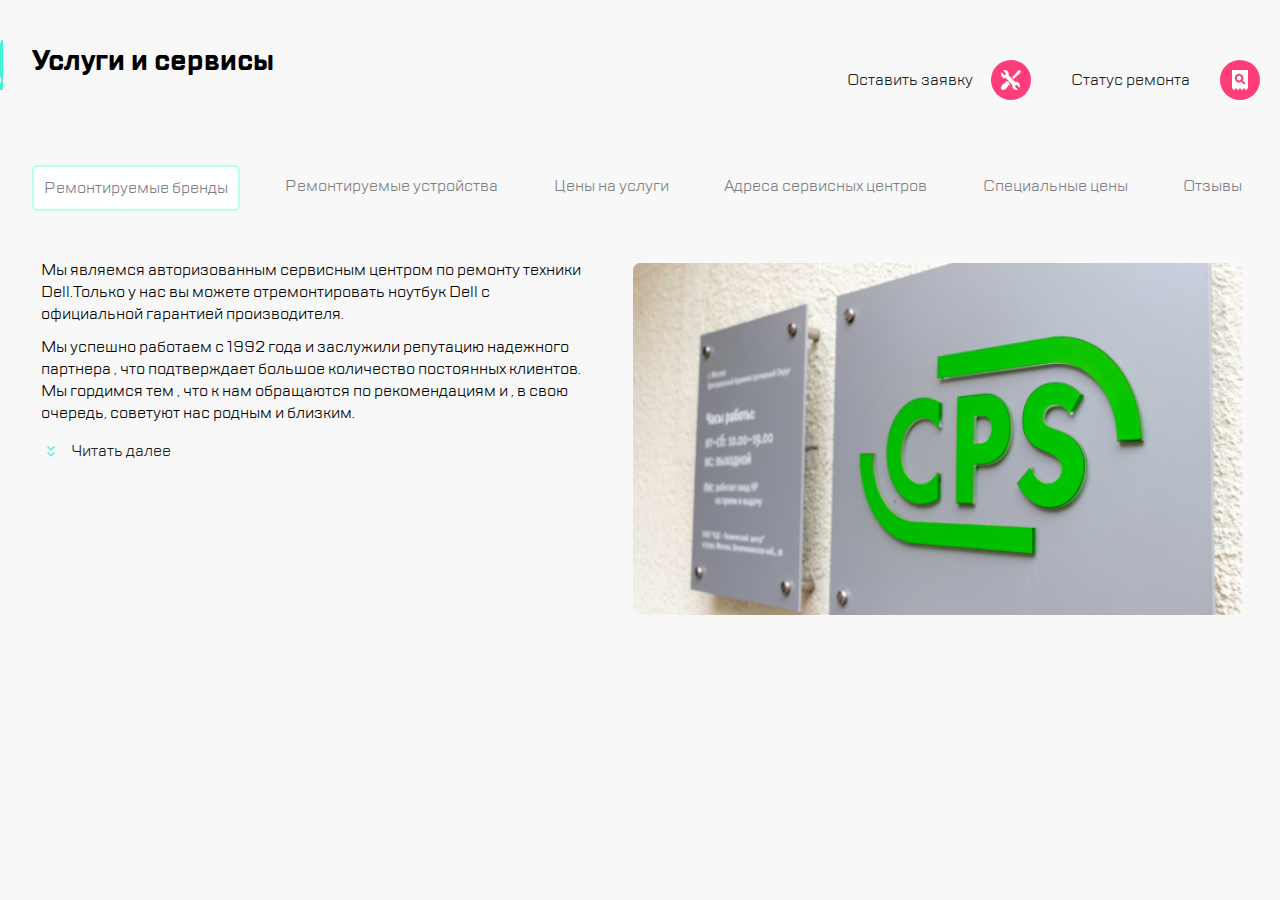
<file: index.html>
<!DOCTYPE html>
<html lang="ru">

<head>
	<meta charset="UTF-8">
	<meta http-equiv="X-UA-Compatible" content="IE=edge,chrome=1">
	<meta name="viewport" content="width=device-width, initial-scale=1.0">
	<title>Services</title>
	<link rel="stylesheet" href="css/style.css">
	<link rel="stylesheet" href="fonts/TTLakes/stylesheet.css">
</head>

<body class="body">
	<header class="header">

		<div class="icon">

			<div class="header__left-block">
				<div class="header__icon-burger icon icon--burger"></div>
				<div class="header__divider header__divider--1"></div>
				<div class="header__logo logo logo--cps"></div>
			</div>

			<div class="header__contacts">
				<div class="header__icon-call icon icon--call"></div>
				<div class="header__icon-chat icon icon--chat"></div>
				<div class="header__icon-profile icon icon--profile"></div>
			</div>

			<div class="header__setting">
				<div class="header__divider header__divider--2"></div>
				<a href="!#" class="header__link">Оставить заявку</a>
				<div class="header__icon-repair icon icon--repair"></div>
				<a href="!#" class="header__link">Статус ремонта</a>
				<div class="header__icon-checkstatus icon icon--checkstatus"></div>
			</div>

		</div>

	</header>

	<main class="main">

		<div class="caption">
			<h1 class="caption__el">Услуги и сервисы</h1>
		</div>

		<nav class="menu">
			<ul class="menu__list">
				<li class="menu__item menu__item--focused">
					<a href="!#" class="menu__link">Ремонтируемые бренды</a>
				</li>
				<li class="menu__item">
					<a href="!#" class="menu__link">Ремонтируемые устройства</a>
				</li>
				<li class="menu__item">
					<a href="!#" class="menu__link">Цены на услуги</a>
				</li>
				<li class="menu__item">
					<a href="!#" class="menu__link">Адреса сервисных центров</a>
				</li>
				<li class="menu__item">
					<a href="!#" class="menu__link">Специальные цены</a>
				</li>
				<li class="menu__item">
					<a href="!#" class="menu__link">Отзывы</a>
				</li>
			</ul>
		</nav>

		<section class="content">

			<div class="content__text">
				<p class="content__el-xs">
					Мы являемся авторизованным сервисным центром по ремонту техники Dell.Только у нас вы можете
					отремонтировать ноутбук Dell с официальной гарантией производителя.
				</p>
				<p class="content__el-md">
					Мы успешно работаем с 1992 года и
					заслужили репутацию надежного партнера<span class="content__el-lg"></i> ,
						что подтверждает
						большое количество постоянных клиентов. Мы гордимся тем , что
						к нам обращаются по рекомендациям и , в свою очередь, советуют
						нас родным и близким.
					</span>
				</p>

				<div class="read-more content__link-block">
					<a href="!#" class="read-more__el content__link">Читать далее</a>
				</div>

			</div>

			<div class="content__image-block">
				<img src="./img/picture.png" alt=" " class="content__img-el">
			</div>

		</section>


	</main>

</body>

</html>
</file>
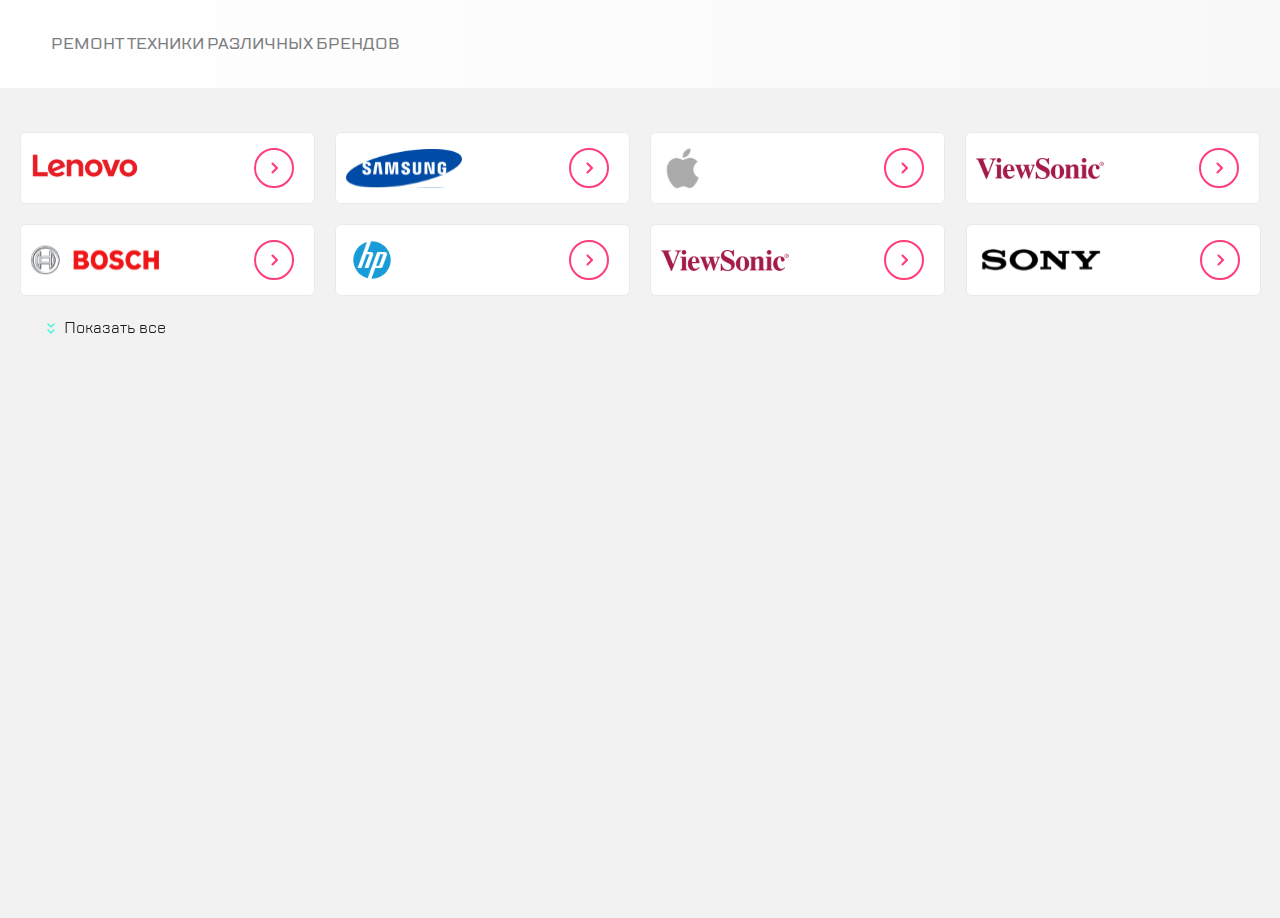
<file: swiper1.html>
<!DOCTYPE html>
<html lang="en">

<head>
	<meta charset="utf-8">
	<title>services</title>
	<meta name="viewport" content="width=device-width,initial-scale=1">


	<link rel="stylesheet" href="swiper-5.3.8/package/css/swiper.min.css">
	<link rel="stylesheet" href="fonts/TTLakes/stylesheet.css">
	<link rel="stylesheet" href="swiper1.css">
	<script src="https://ajax.googleapis.com/ajax/libs/jquery/2.2.0/jquery.min.js"></script>


</head>

<body class="body">
	<div class="head">
		<h3 class="head__el">Ремонт техники различных брендов</h3>
	</div>


	<div class="swiper-container">
		<div class="swiper-wrapper brand-logo">
			<div class="swiper-slide brand-logo__el brand-logo__el--lenovo brand-logo__el--sm brand-logo__el--lg">
				<img src="img_1.5/lenovo.svg" alt="lenovo" class='brand-logo__img--lenovo'>
				<div class="go"></div>
			</div>

			<div class="swiper-slide brand-logo__el brand-logo__el--samsung brand-logo__el--sm brand-logo__el--lg">
				<img src="img_1.5/samsung.svg" alt="samsung" class='brand-logo__img--samsung'>
				<div class="go"></div>
			</div>

			<div class="swiper-slide brand-logo__el brand-logo__el--sm brand-logo__el--apple brand-logo__el--lg">
				<img src="img_1.5/apple.svg" alt="apple" class="brand-logo__img--apple">
				<div class="go"></div>
			</div>

			<div class="swiper-slide brand-logo__el brand-logo__el--sm  brand-logo__el--bosch  brand-logo__el--lg">
				<img src="img_1.5/bosch.svg" alt="bosch" class="brand-logo__img--bosch">
				<div class="go"></div>
			</div>

			<div class="swiper-slide brand-logo__el brand-logo__el--sm brand-logo__el--hp brand-logo__el--lg">
				<img src="img_1.5/hp.svg" alt="hp" class="brand-logo__img--hp">
				<div class="go"></div>
			</div>

			<div class="swiper-slide brand-logo__el brand-logo__el--sm brand-logo__el--acer brand-logo__el--lg">
				<img src="img_1.5/acer.svg" alt="acer" class="brand-logo__img--acer">
				<div class="go"></div>
			</div>

			<div class="swiper-slide brand-logo__el brand-logo__el--lg brand-logo__el--viewsonic">
				<img src="img_1.5/viewsonic.svg" alt="viewsonic" class="brand-logo__img--viewsonic">
				<div class="go"></div>
			</div>

			<div class="swiper-slide brand-logo__el brand-logo__el--lg brand-logo__el--sony">
				<img src="img_1.5/sony.svg" alt="sony" class="brand-logo__img--sony">
				<div class="go"></div>
			</div>

			<div class="  brand-logo__link-block brand-logo__link-block--down">
				<a href="#" class="brand-logo__link brand-logo__link--down pseudo-el-down">Показать все</a>
			</div>

			<div class="  brand-logo__el brand-logo__el--click brand-logo__el--click-disabled brand-logo__el--sony">
				<img src="img_1.5/sony.svg" alt="sony" class='width-img'>
				<div class="go"></div>
			</div>

			<div class="  brand-logo__el brand-logo__el--click brand-logo__el--lenovo">
				<img src="img_1.5/lenovo.svg" alt="lenovo" class='width-img'>
				<div class="go"></div>
			</div>

			<div class=" brand-logo__el brand-logo__el--click brand-logo__el--click-samsung ">
				<img src="img_1.5/samsung.svg" alt="samsung" class='width-img'>
				<div class="go"></div>
			</div>

			<div class="brand-logo__el brand-logo__el--click  brand-logo__el--click-last">
				<img src="img_1.5/apple.svg" alt="apple">
				<div class="go"></div>
			</div>
			<div class="brand-logo__link-block brand-logo__link-block--up">
				<a href="#" class="brand-logo__link brand-logo__link--up pseudo-el-up"> Скрыть </a>
			</div>
		</div>
		<div class="swiper-pagination"></div>
	</div>




	<script src="swiper-5.3.8/package/js/swiper.min.js"></script>
	<script src="swiper1.js"></script>
	<script>

		var swiper = undefined;
		function initSwiper() {
			var screenWidth = $(window).width();
			if (screenWidth < 768 && swiper == undefined) {
				swiper = new Swiper('.swiper-container', {
					slidesPerView: 2,
					slidesOffsetBefore: 16,
					slidesOffsetAfter: 150,
					pagination: {
						el: '.swiper-pagination',
						clickable: true,
					},
					breakpoints: {
						319: {
							slidesPerView: 1.3,

						},
						350: {
							slidesPerView: 1.4,
						},
						400: {
							slidesPerView: 1.7,

						},
						450: {
							slidesPerView: 1.8,

						},
						500: {
							slidesPerView: 2,
						},
						550: {
							slidesPerView: 2.2,
						},
						600: {
							slidesPerView: 2.4,
						},
						650: {
							slidesPerView: 2.6
						},
						700: {
							slidesPerView: 2.8,
						},
						750: {
							slidesPerView: 3,
						},


					}
				});
			} else if (screenWidth > 768 && swiper != undefined) {
				swiper.destroy();
				swiper = undefined;
				jQuery('.swiper-wrapper').removeAttr('style');
				jQuery('.swiper-slide').removeAttr('style');
			}
		}

		initSwiper();

		$(window).on('resize', function () {
			initSwiper();
		})



	</script>
</body>

</html>
</file>
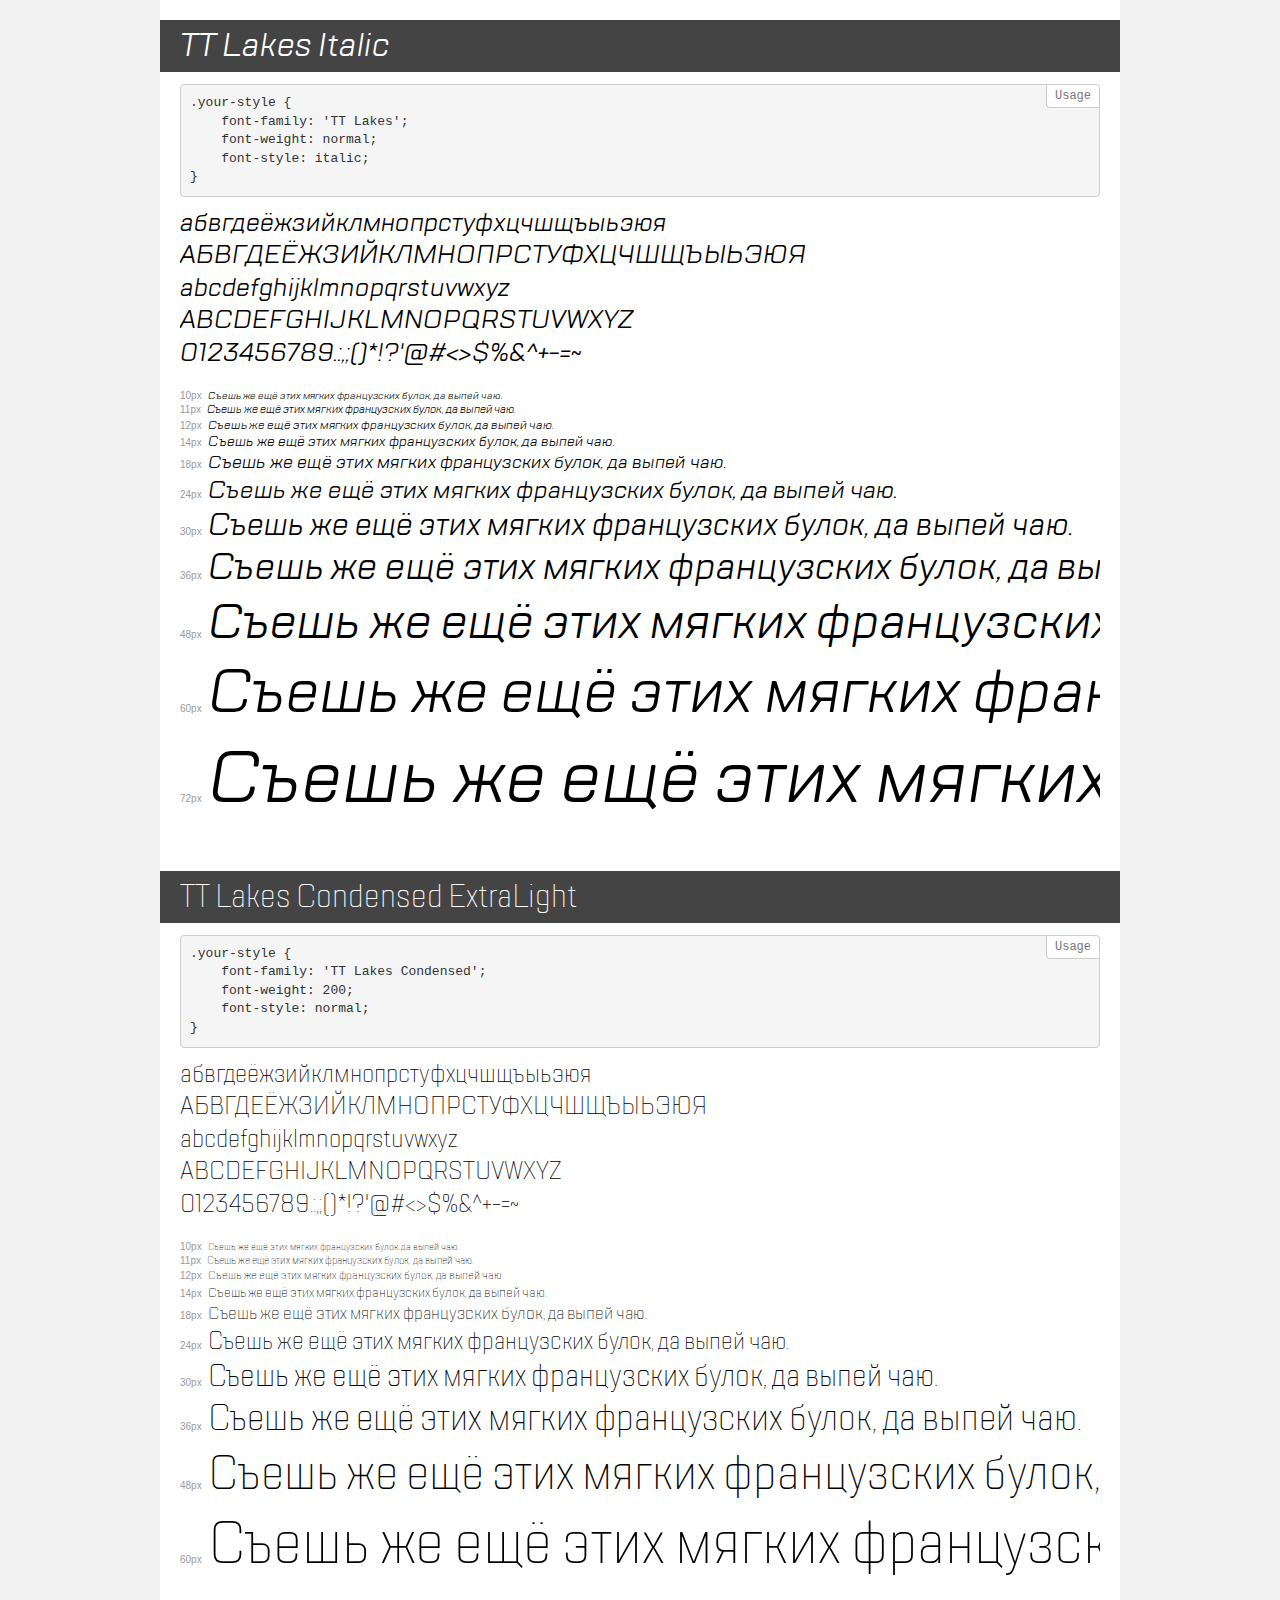
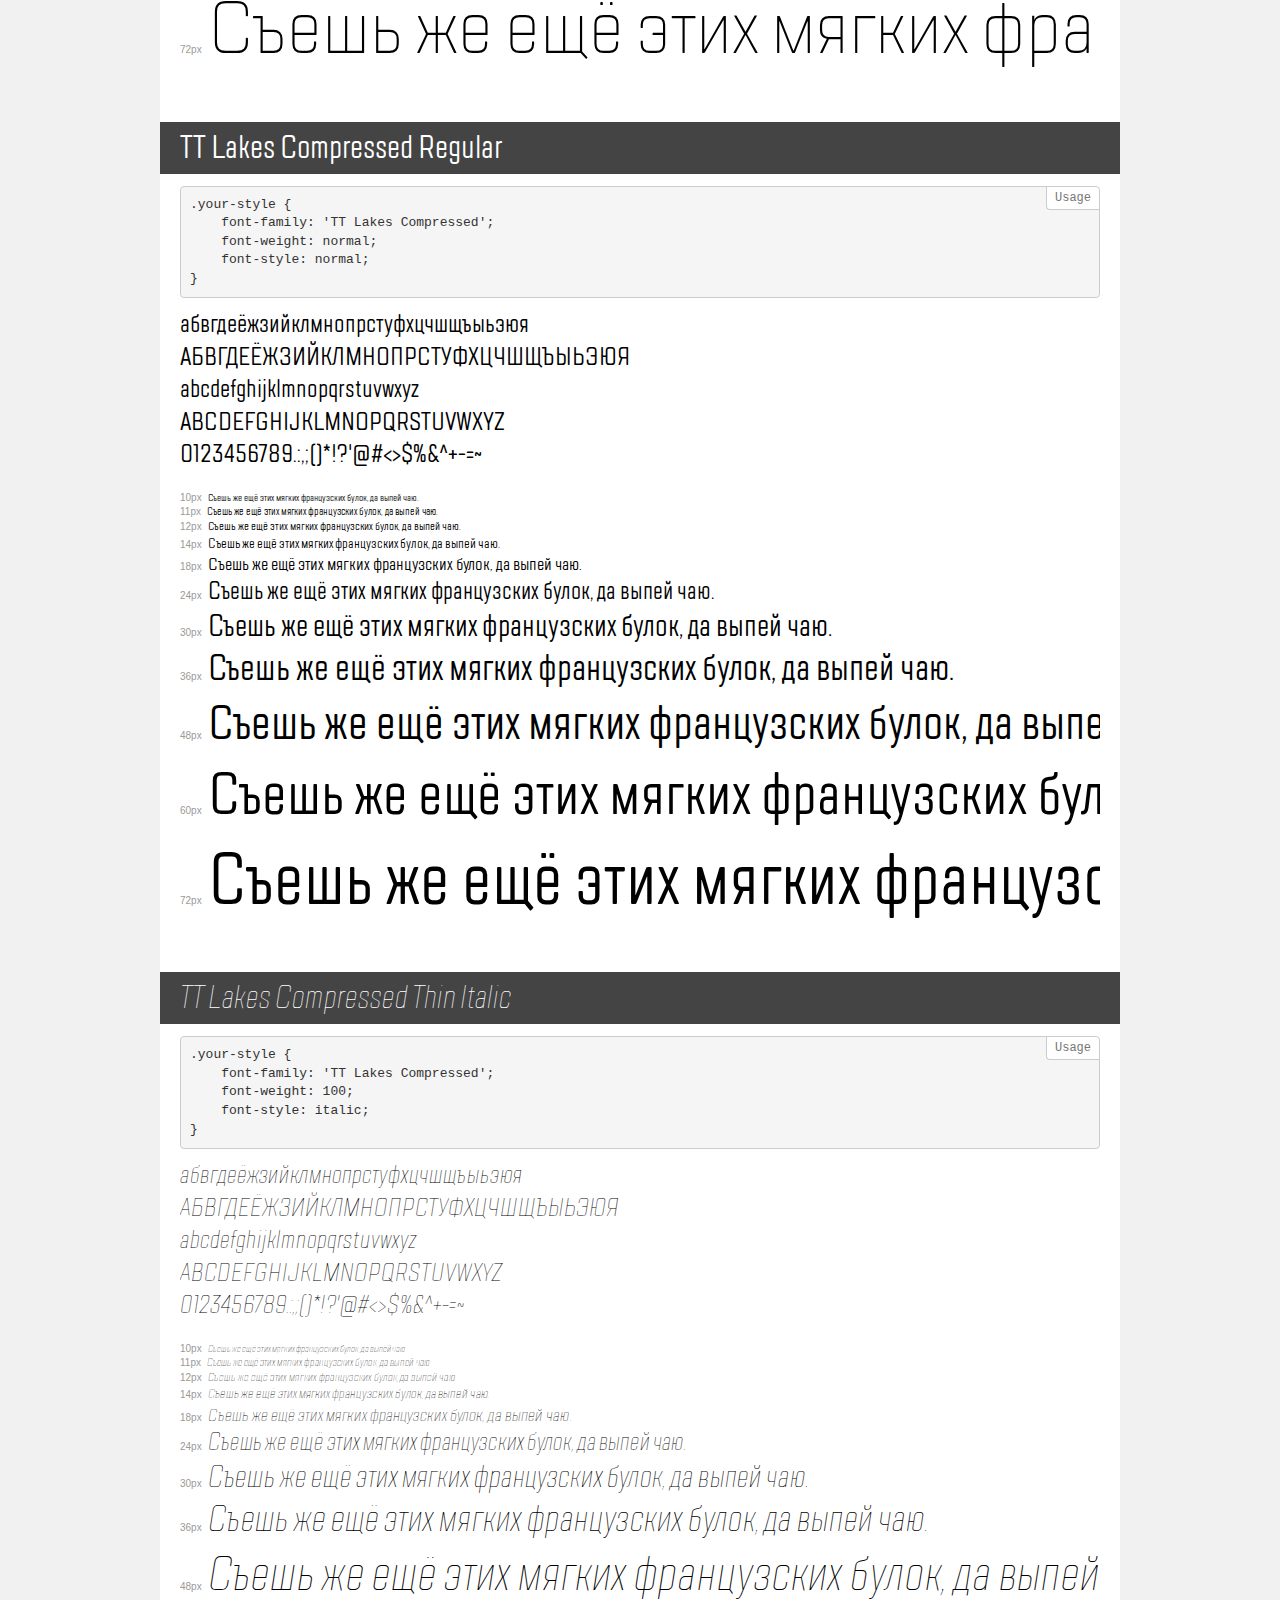
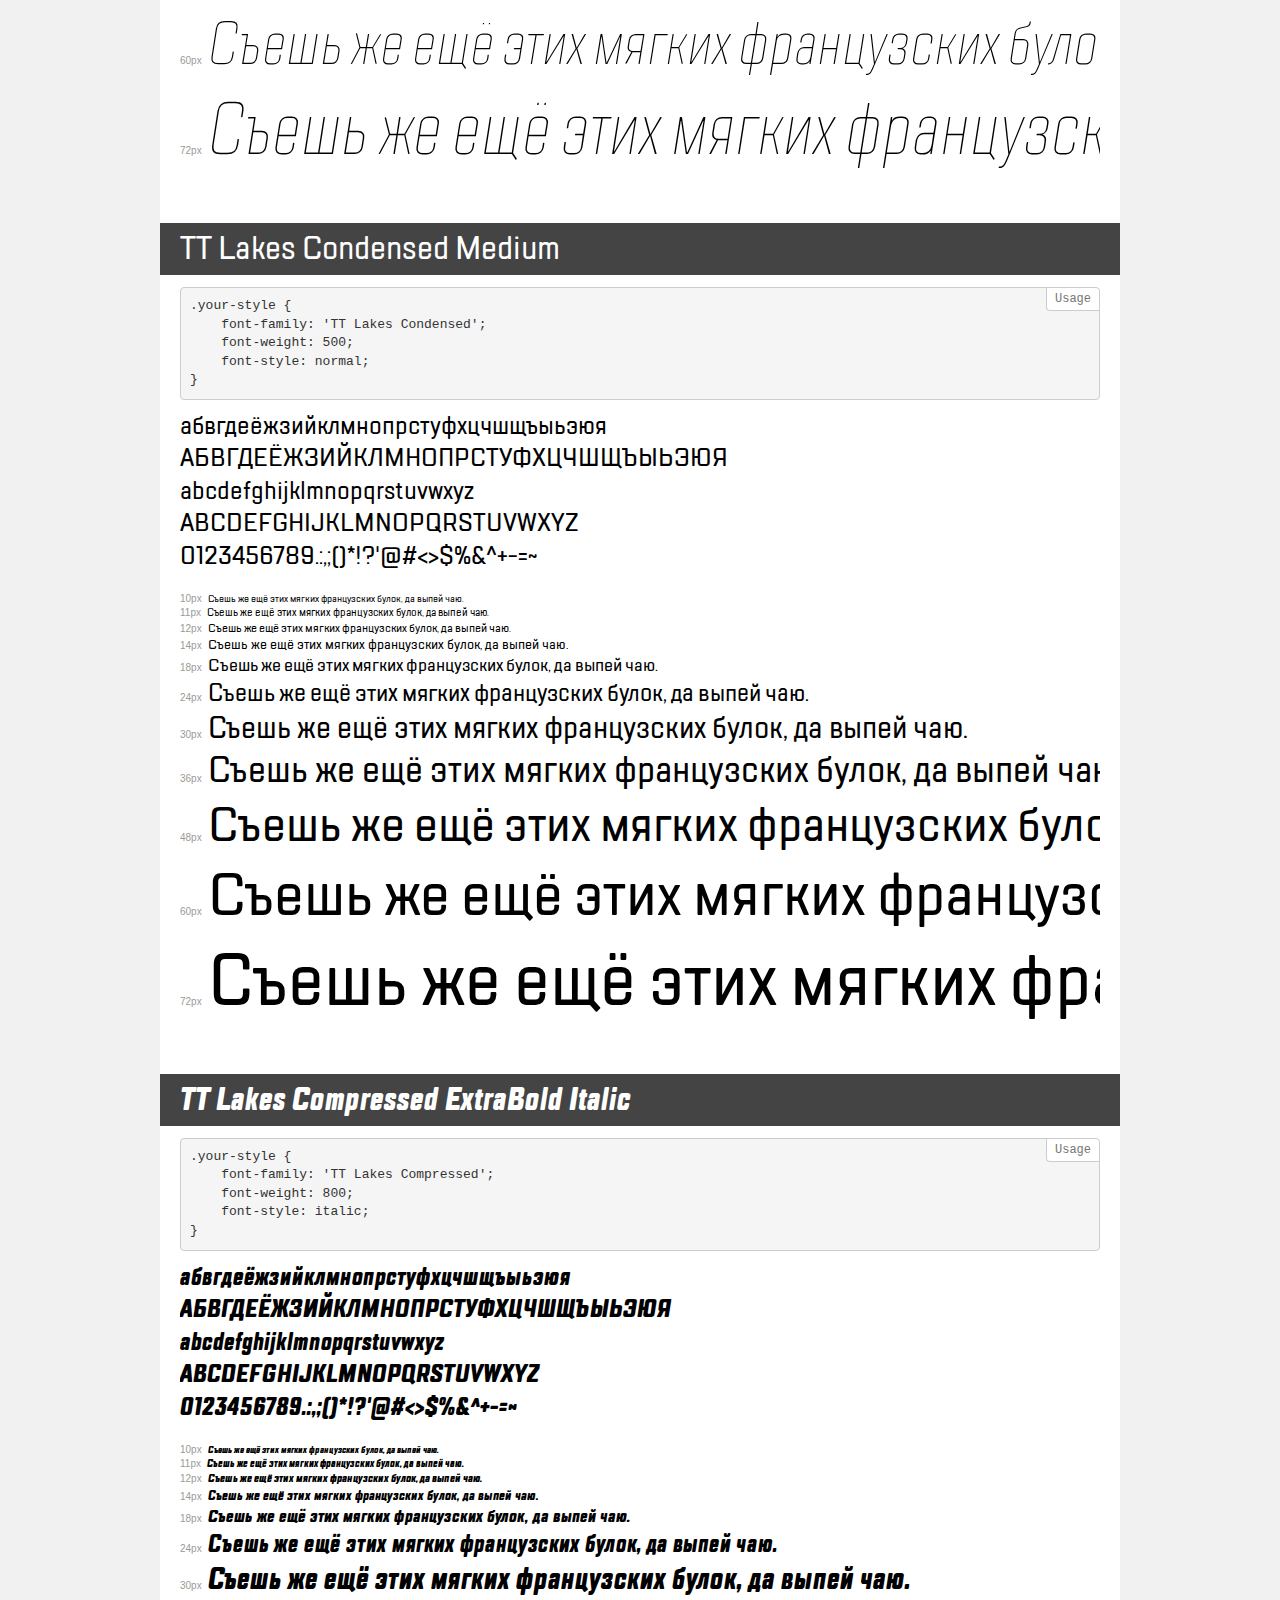
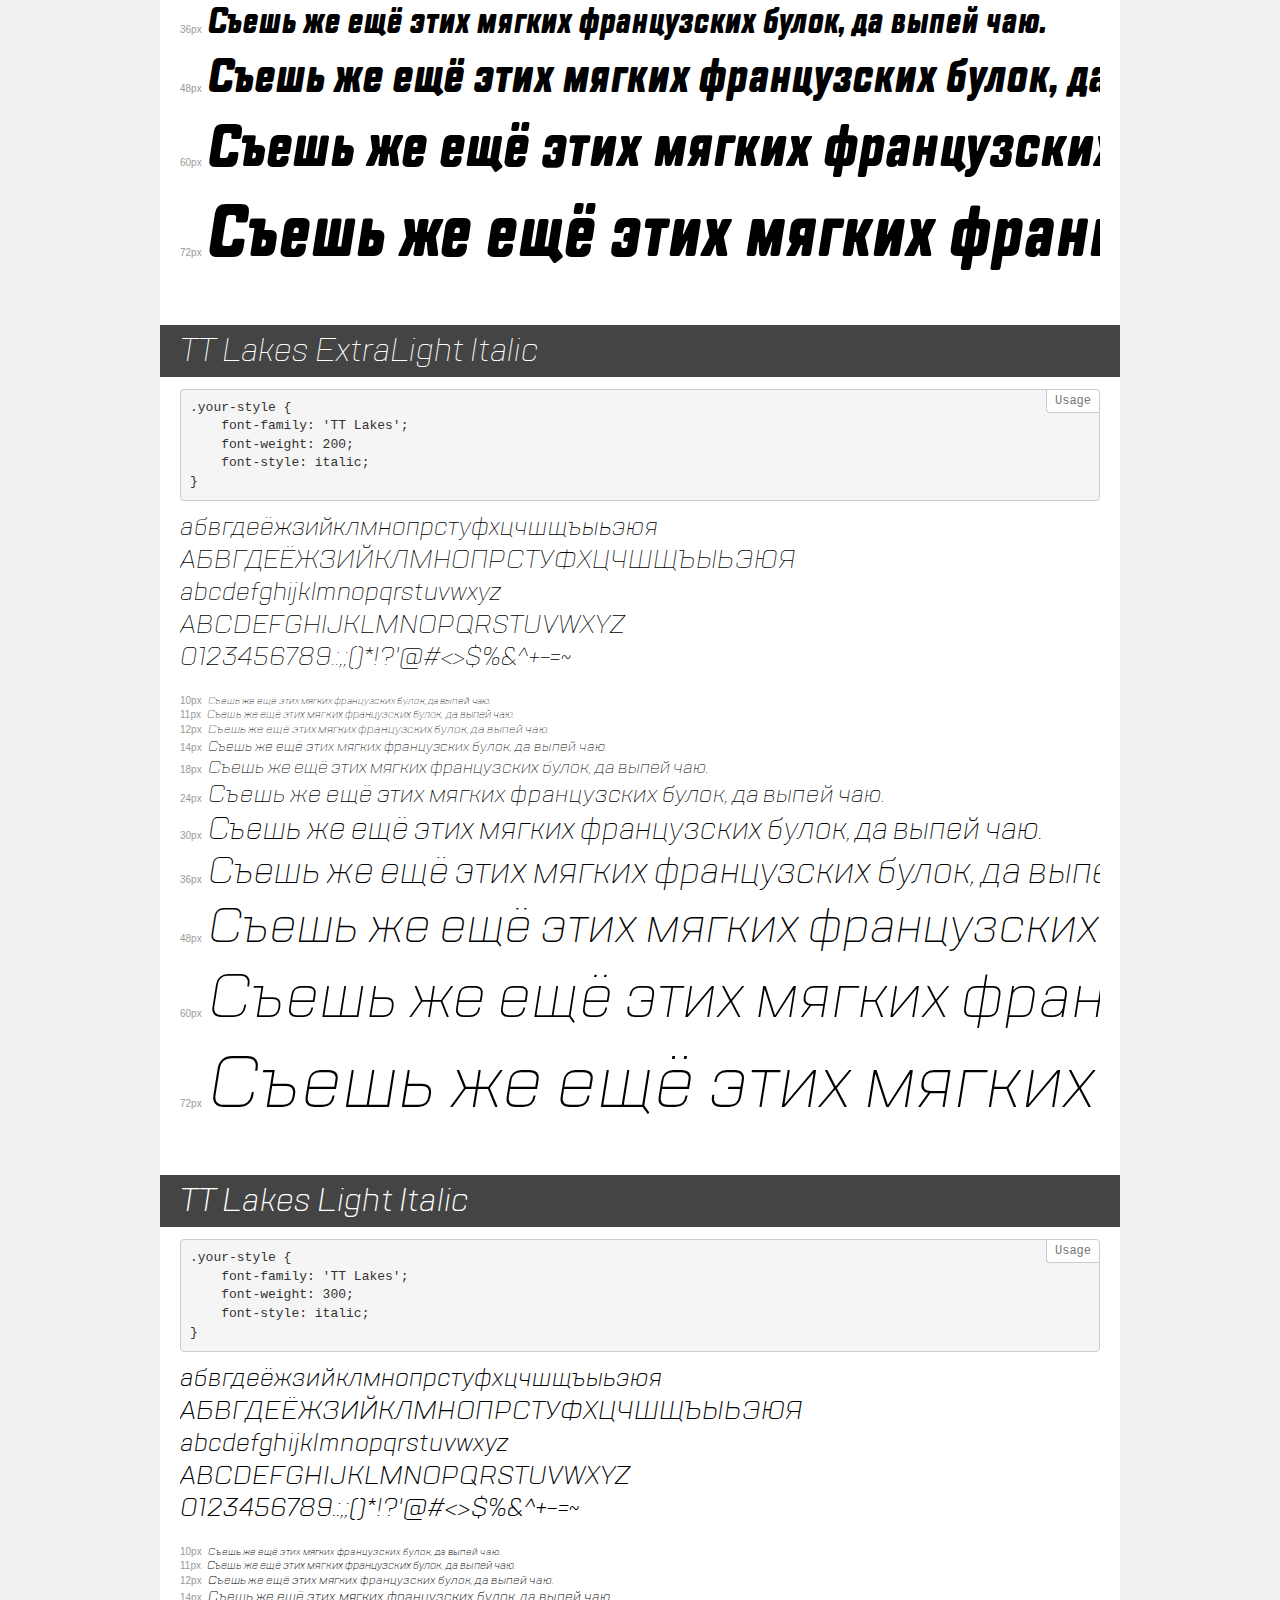
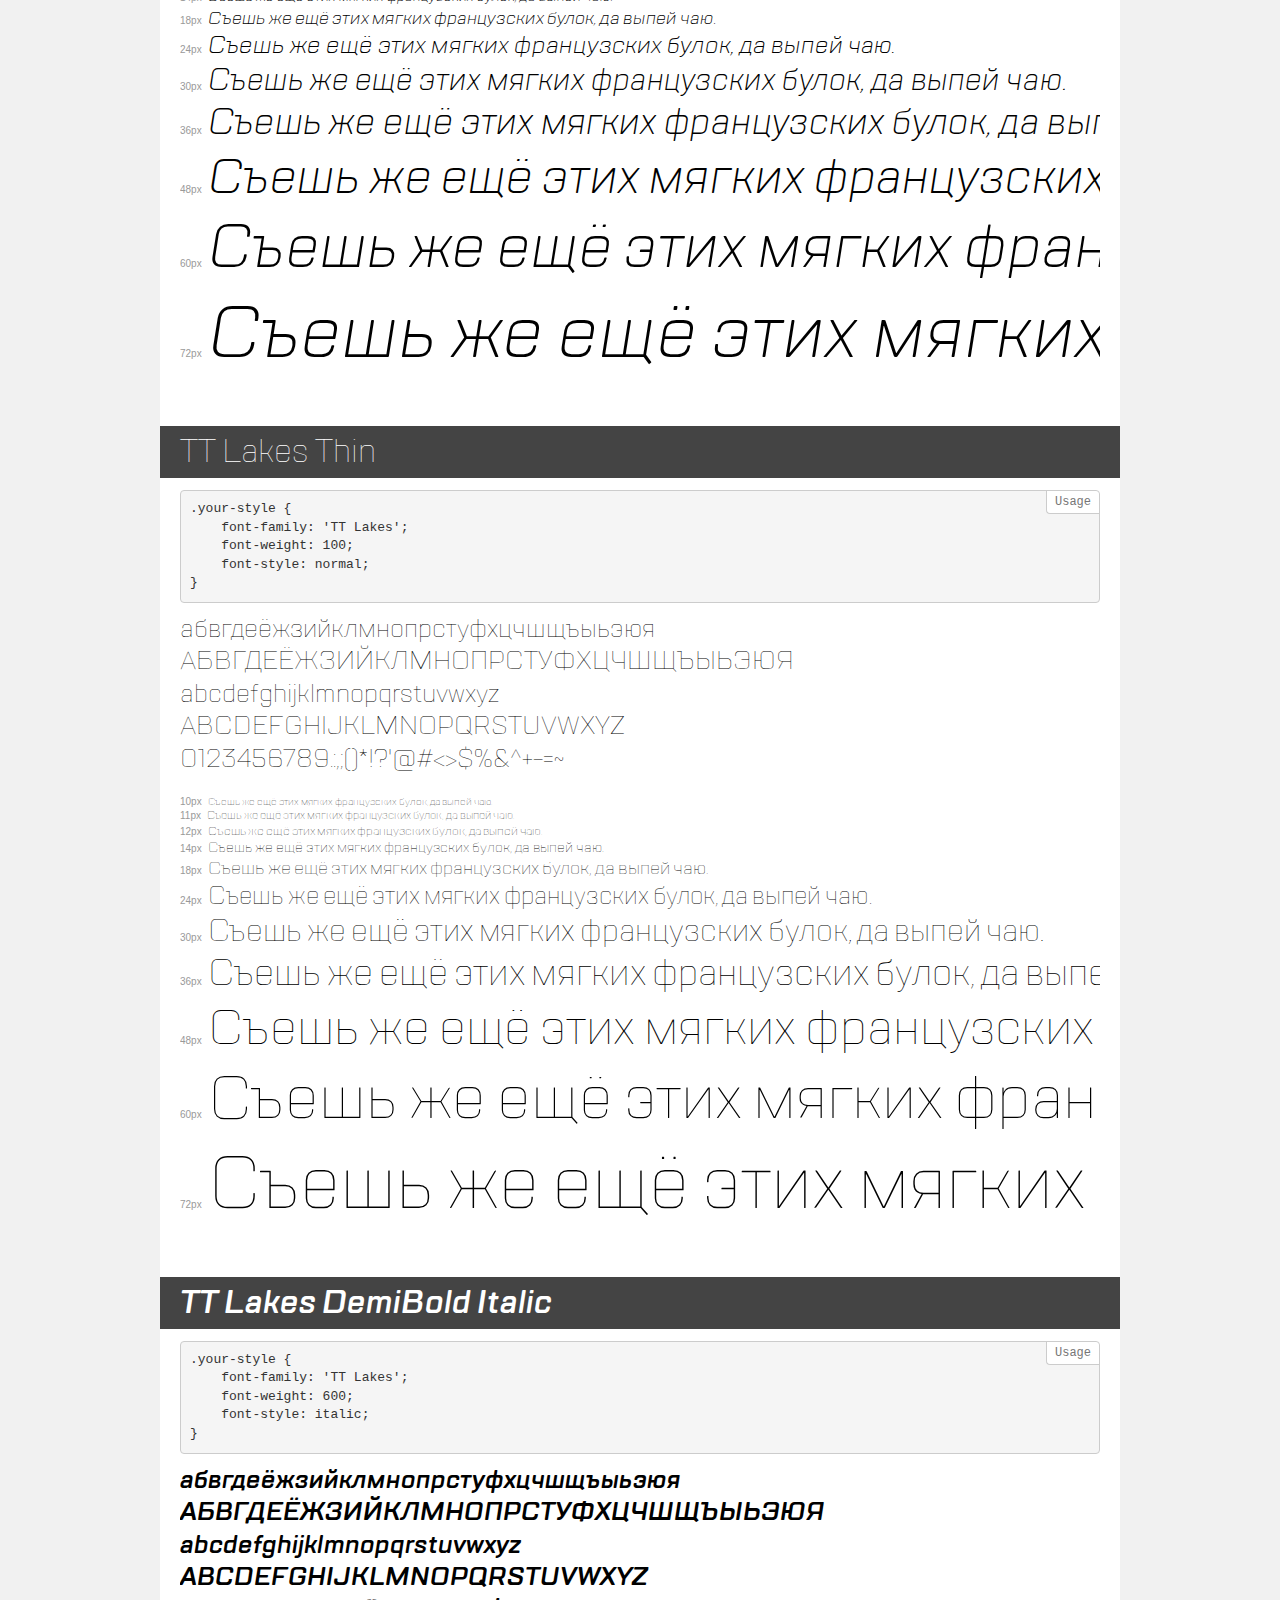
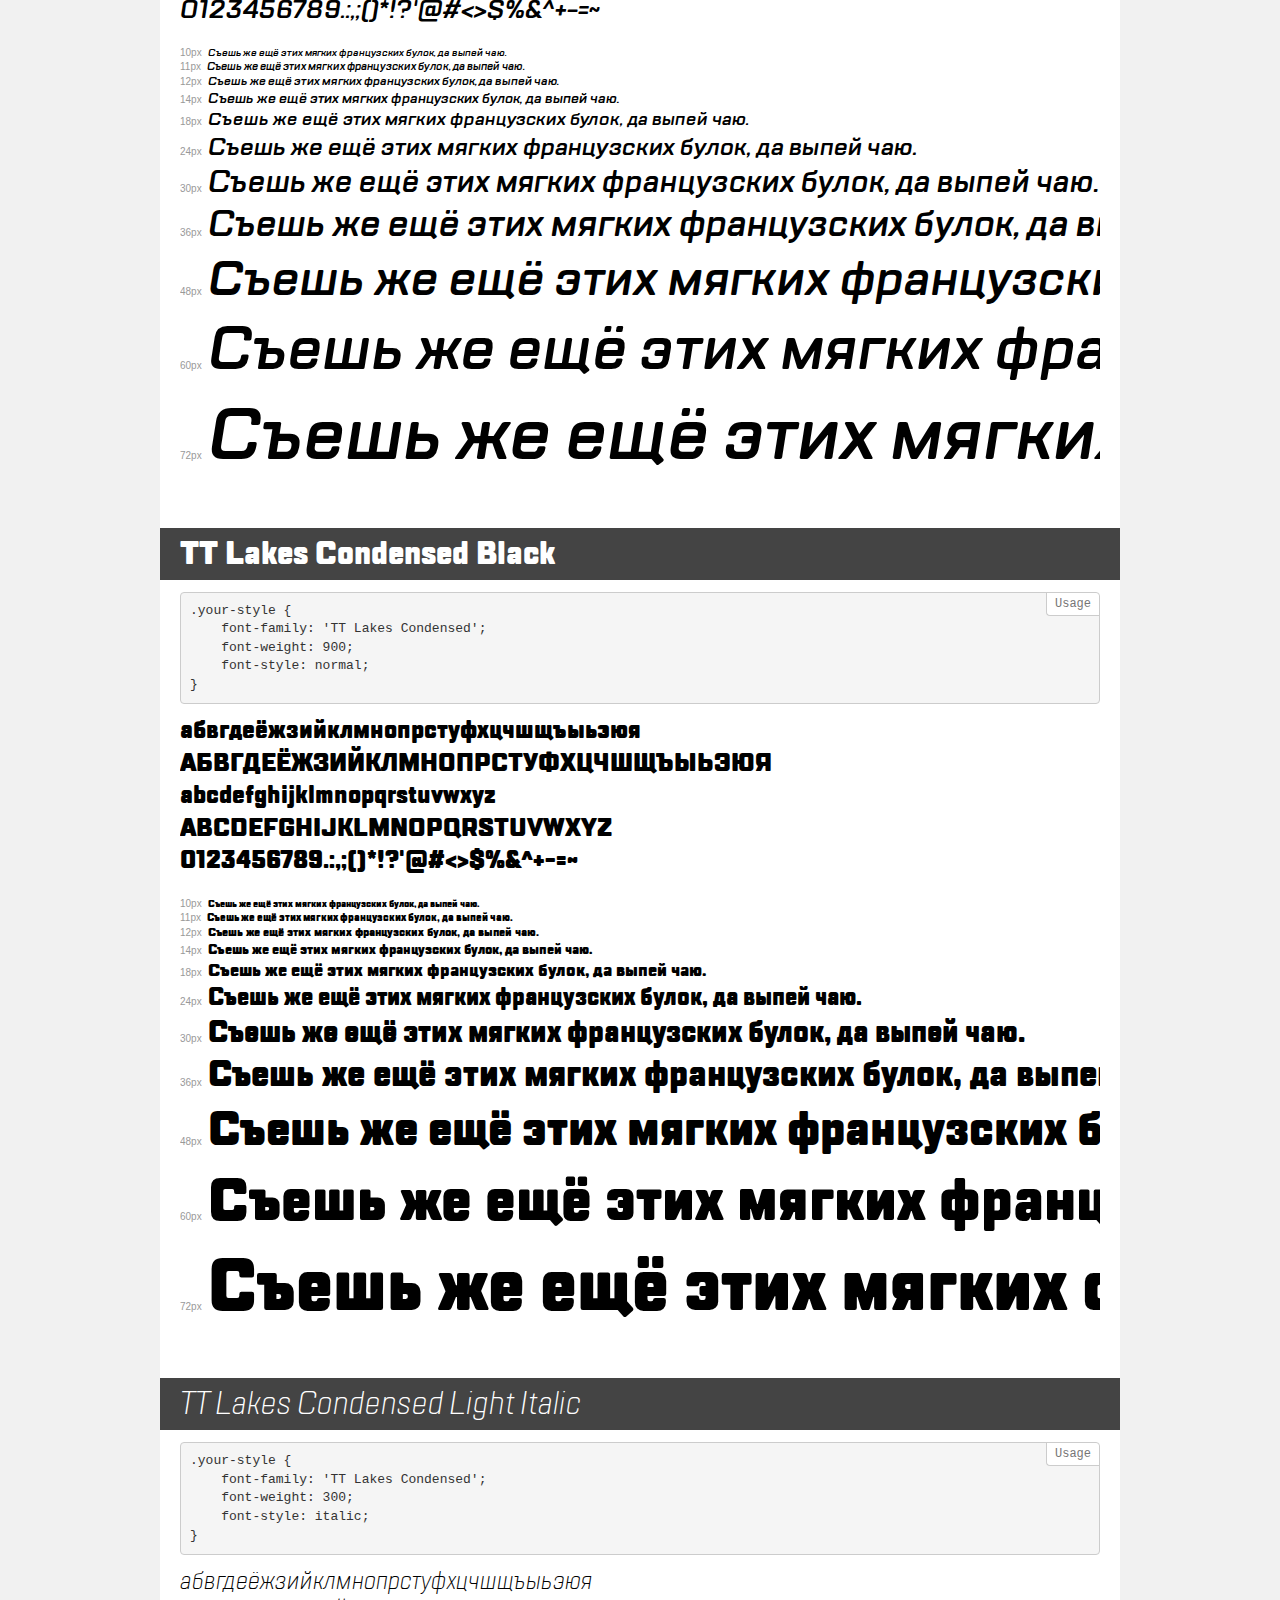
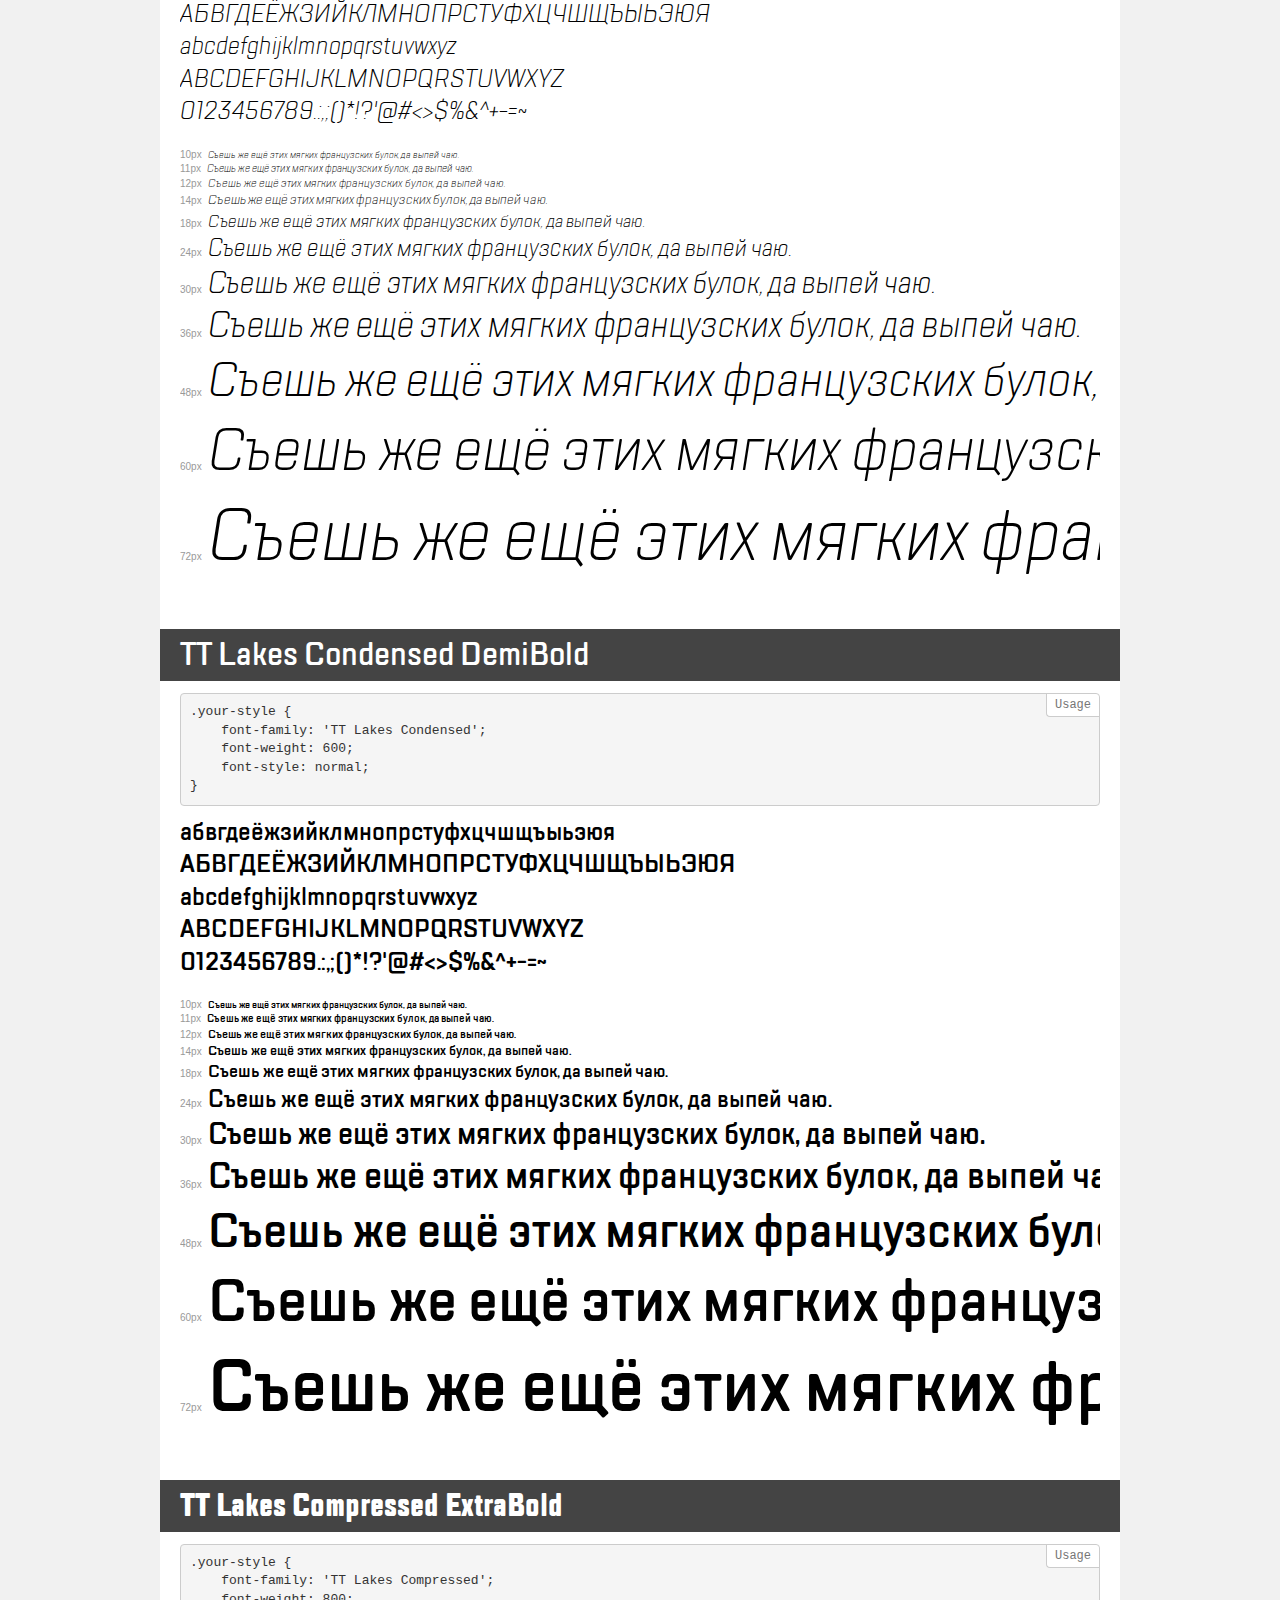
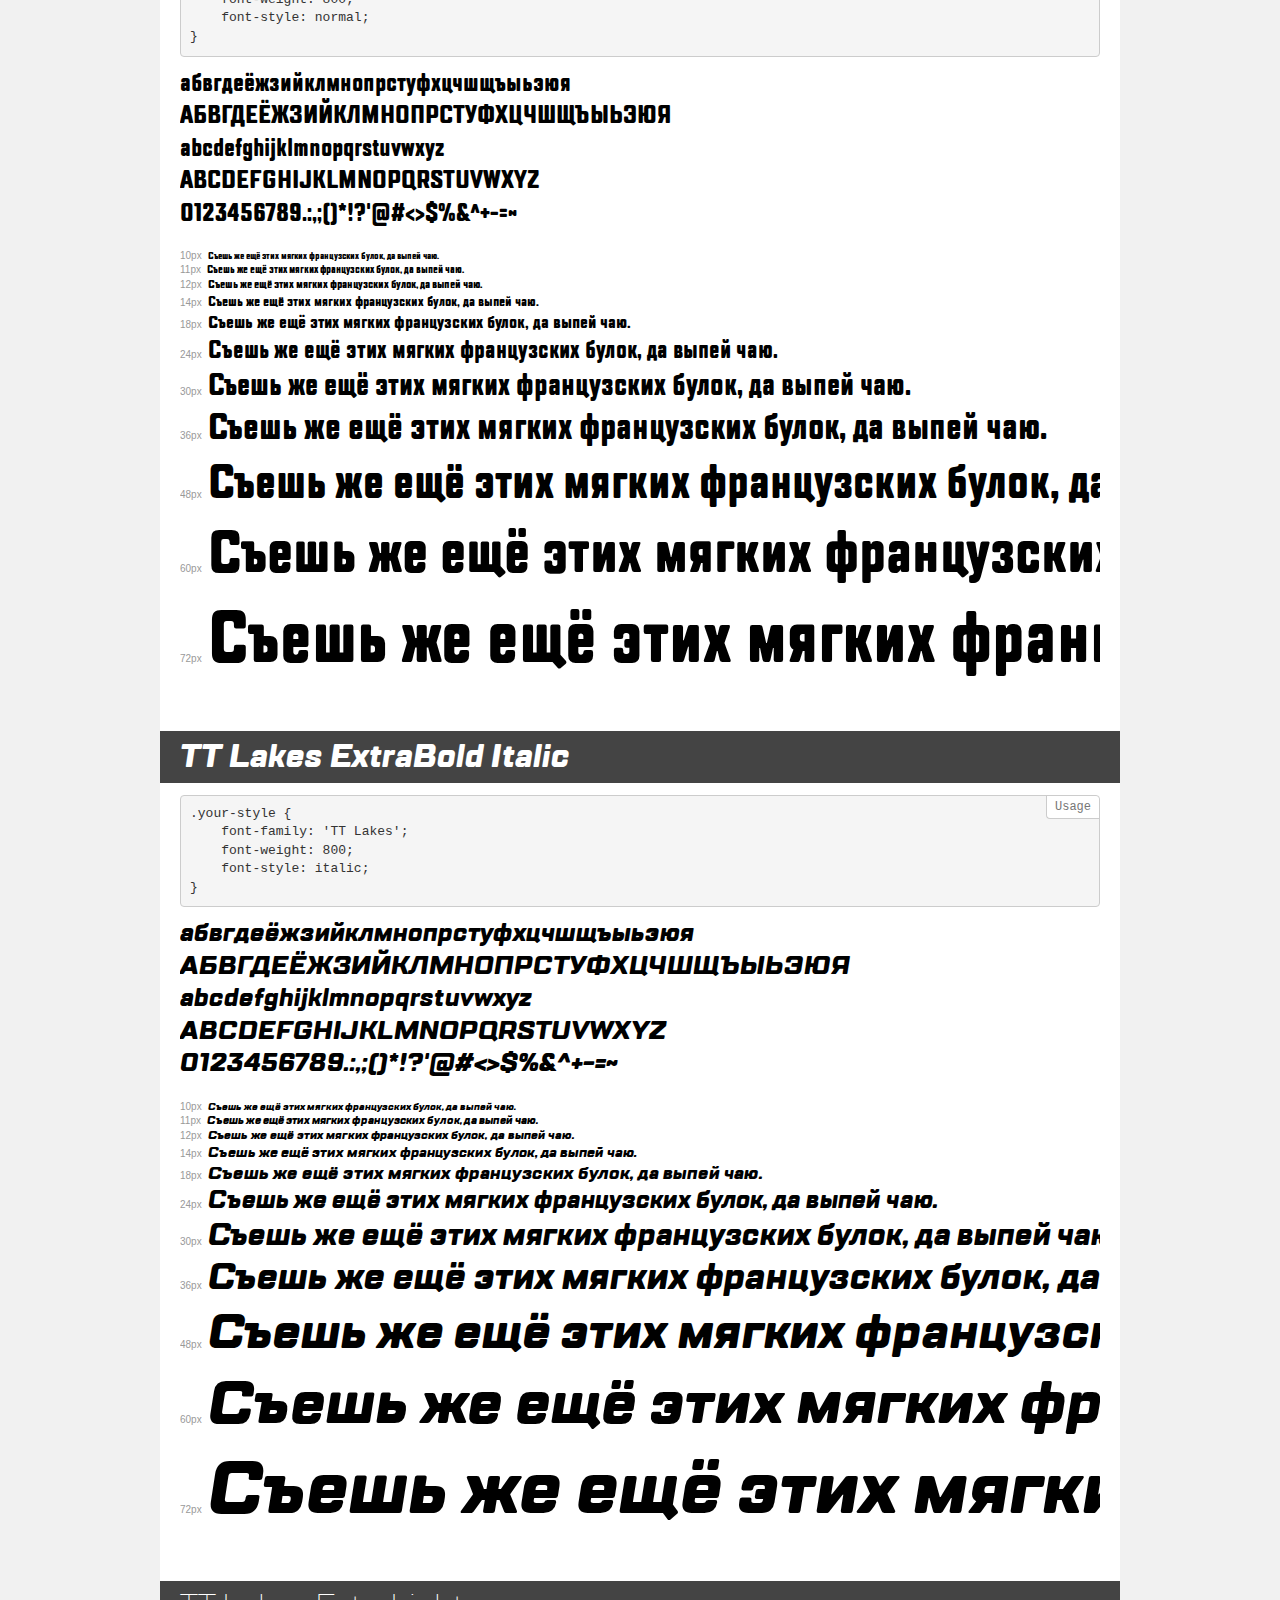
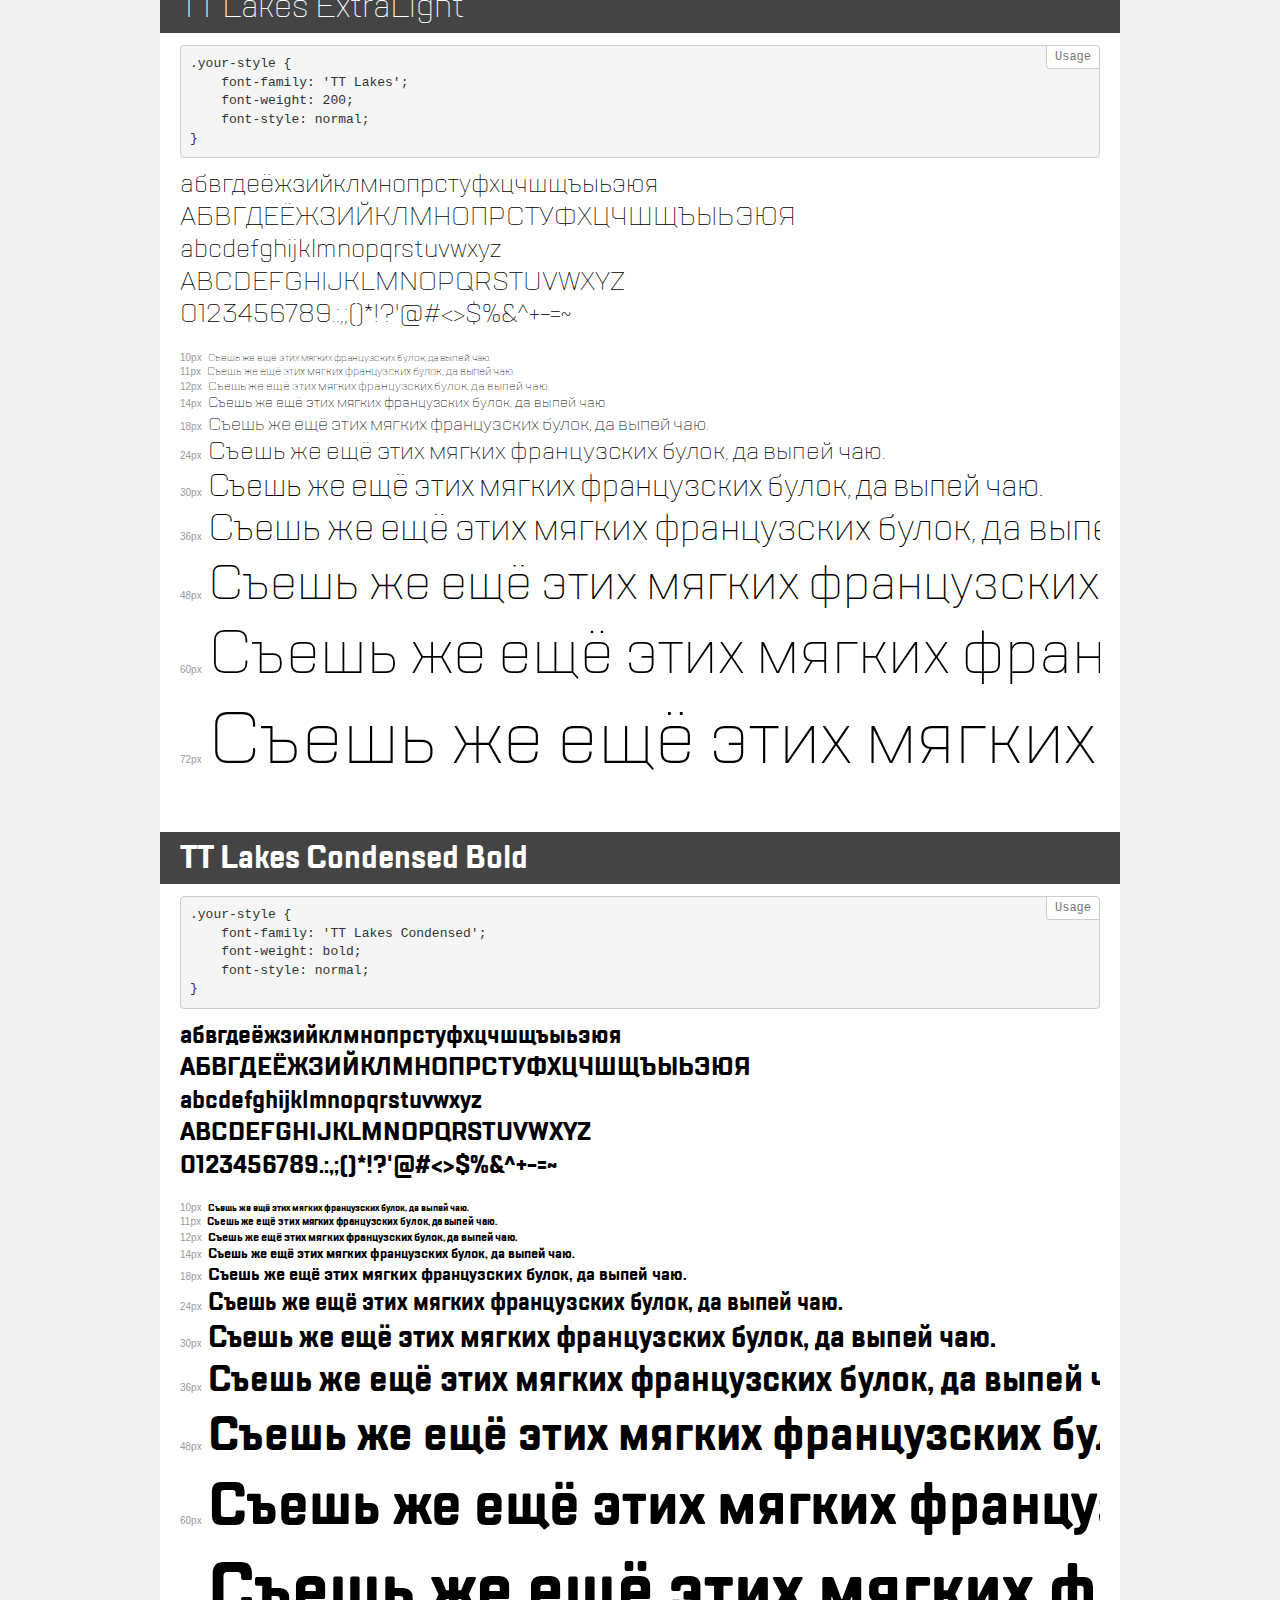
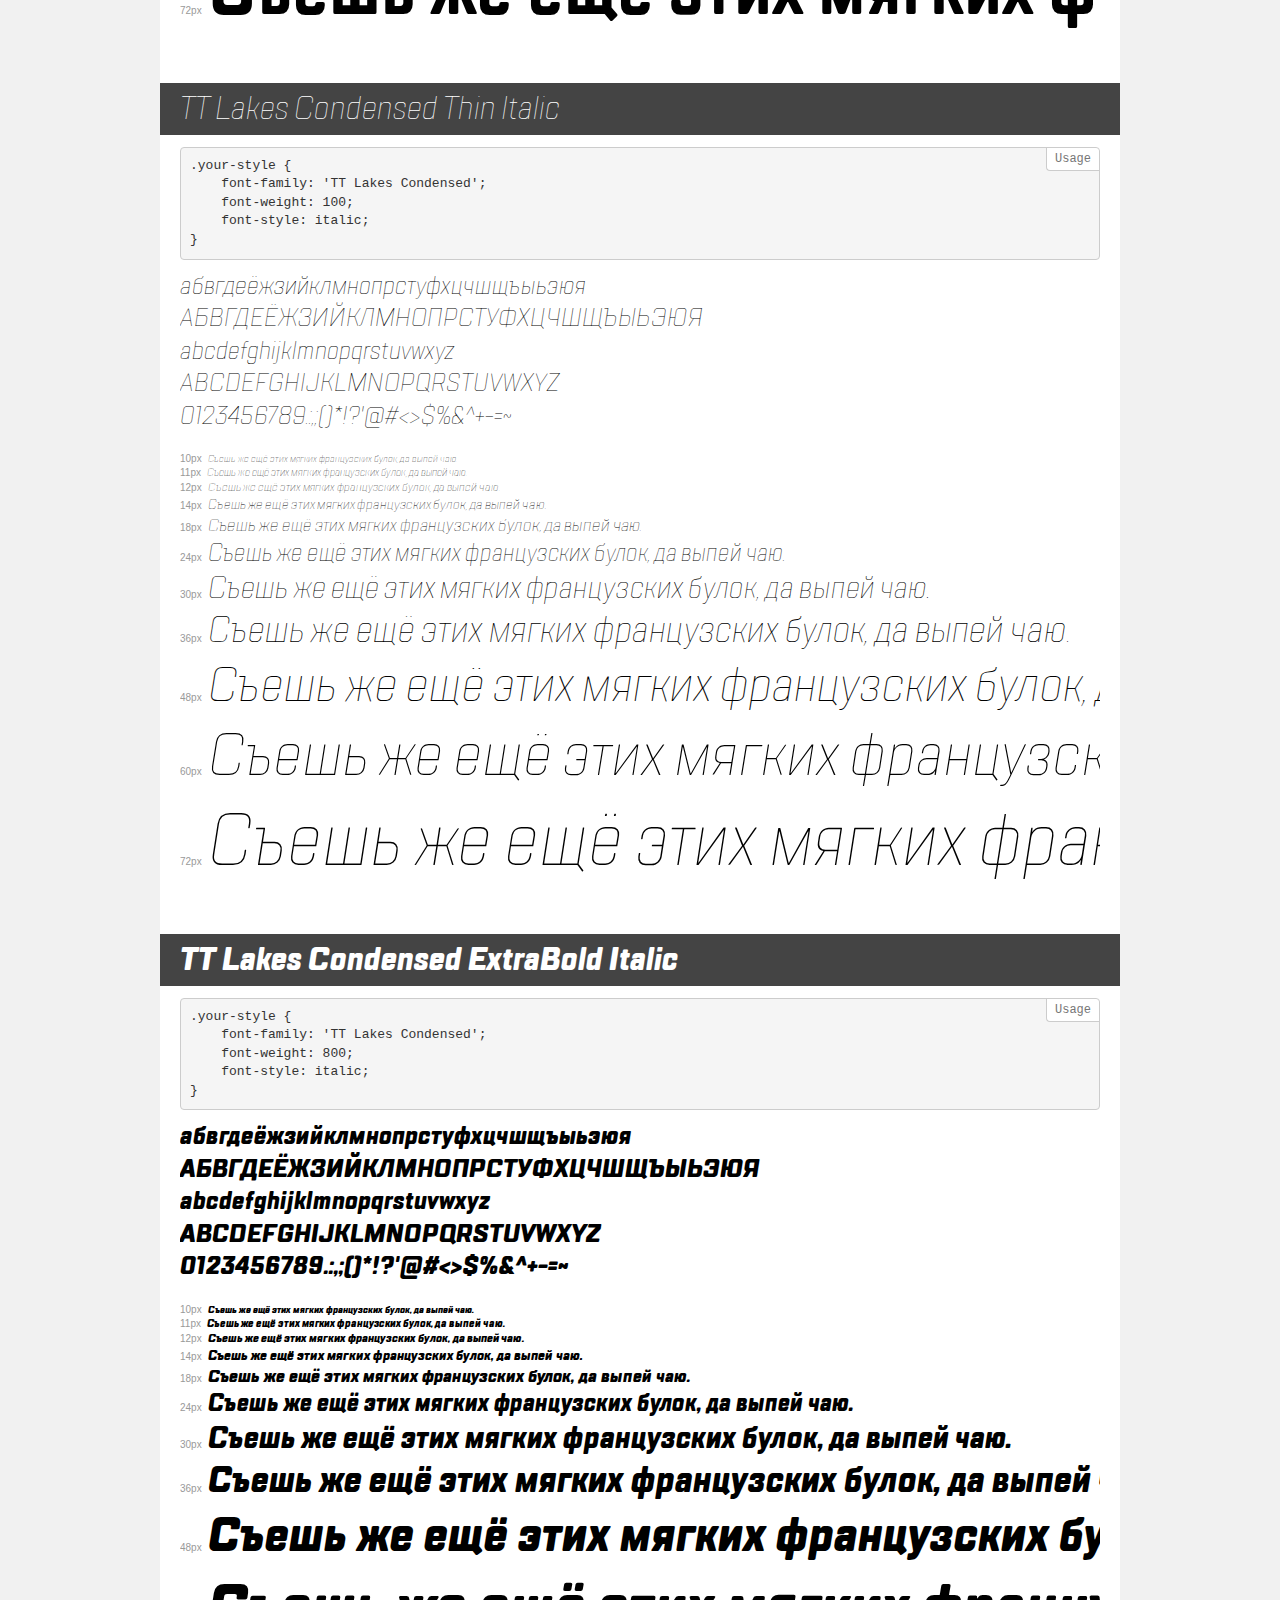
<file: fonts/TTLakes/demo.html>
<!DOCTYPE html>
<html>
<head>
    <meta charset="utf-8">
    <meta http-equiv="X-UA-Compatible" content="IE=edge">
    <meta name="viewport" content="width=device-width, initial-scale=1">
    <meta name="robots" content="noindex, noarchive">
    <meta name="format-detection" content="telephone=no">
    <title>Transfonter demo</title>
    <link href="stylesheet.css" rel="stylesheet">
    <style>
        /*
        http://meyerweb.com/eric/tools/css/reset/
        v2.0 | 20110126
        License: none (public domain)
        */
        html, body, div, span, applet, object, iframe,
        h1, h2, h3, h4, h5, h6, p, blockquote, pre,
        a, abbr, acronym, address, big, cite, code,
        del, dfn, em, img, ins, kbd, q, s, samp,
        small, strike, strong, sub, sup, tt, var,
        b, u, i, center,
        dl, dt, dd, ol, ul, li,
        fieldset, form, label, legend,
        table, caption, tbody, tfoot, thead, tr, th, td,
        article, aside, canvas, details, embed,
        figure, figcaption, footer, header, hgroup,
        menu, nav, output, ruby, section, summary,
        time, mark, audio, video {
            margin: 0;
            padding: 0;
            border: 0;
            font-size: 100%;
            font: inherit;
            vertical-align: baseline;
        }
        /* HTML5 display-role reset for older browsers */
        article, aside, details, figcaption, figure,
        footer, header, hgroup, menu, nav, section {
            display: block;
        }
        body {
            line-height: 1;
        }
        ol, ul {
            list-style: none;
        }
        blockquote, q {
            quotes: none;
        }
        blockquote:before, blockquote:after,
        q:before, q:after {
            content: '';
            content: none;
        }
        table {
            border-collapse: collapse;
            border-spacing: 0;
        }
        /* common styles */
        body {
            background: #f1f1f1;
            color: #000;
        }
        .page {
            background: #fff;
            width: 920px;
            margin: 0 auto;
            padding: 20px 20px 0 20px;
            overflow: hidden;
        }
        .font-container {
            overflow-x: auto;
            overflow-y: hidden;
            margin-bottom: 40px;
            line-height: 1.3;
            white-space: nowrap;
            padding-bottom: 5px;
        }
        h1 {
            position: relative;
            background: #444;
            font-size: 32px;
            color: #fff;
            padding: 10px 20px;
            margin: 0 -20px 12px -20px;
        }
        .letters {
            font-size: 25px;
            margin-bottom: 20px;
        }
        .s10:before {
            content: '10px';
        }
        .s11:before {
            content: '11px';
        }
        .s12:before {
            content: '12px';
        }
        .s14:before {
            content: '14px';
        }
        .s18:before {
            content: '18px';
        }
        .s24:before {
            content: '24px';
        }
        .s30:before {
            content: '30px';
        }
        .s36:before {
            content: '36px';
        }
        .s48:before {
            content: '48px';
        }
        .s60:before {
            content: '60px';
        }
        .s72:before {
            content: '72px';
        }
        .s10:before, .s11:before, .s12:before, .s14:before,
        .s18:before, .s24:before, .s30:before, .s36:before,
        .s48:before, .s60:before, .s72:before {
            font-family: Arial, sans-serif;
            font-size: 10px;
            font-weight: normal;
            font-style: normal;
            color: #999;
            padding-right: 6px;
        }
        pre {
            display: block;
            position: relative;
            padding: 9px;
            margin: 0 0 10px;
            font-family: Monaco, Menlo, Consolas, "Courier New", monospace !important;
            font-size: 13px;
            line-height: 1.428571429;
            color: #333;
            font-weight: normal !important;
            font-style: normal !important;
            background-color: #f5f5f5;
            border: 1px solid #ccc;
            overflow-x: auto;
            border-radius: 4px;
        }
        pre:after {
            display: block;
            position: absolute;
            right: 0;
            top: 0;
            content: 'Usage';
            line-height: 1;
            padding: 5px 8px;
            font-size: 12px;
            color: #767676;
            background-color: #fff;
            border: 1px solid #ccc;
            border-right: none;
            border-top: none;
            border-radius: 0 4px 0 4px;
            z-index: 10;
        }
        /* responsive */
        @media (max-width: 959px) {
            .page {
                width: auto;
                margin: 0;
            }
        }
    </style>
</head>
<body>
<div class="page">
    <div class="demo" style="font-family: 'TT Lakes'; font-weight: normal; font-style: italic;">
        <h1>TT Lakes Italic</h1>
        <pre>.your-style {
    font-family: 'TT Lakes';
    font-weight: normal;
    font-style: italic;
}</pre>
        <div class="font-container">
            <p class="letters">
                абвгдеёжзийклмнопрстуфхцчшщъыьэюя<br>
АБВГДЕЁЖЗИЙКЛМНОПРСТУФХЦЧШЩЪЫЬЭЮЯ<br>
abcdefghijklmnopqrstuvwxyz<br>
ABCDEFGHIJKLMNOPQRSTUVWXYZ<br>
                0123456789.:,;()*!?'@#<>$%&^+-=~
            </p>
            <p class="s10" style="font-size: 10px;">Съешь же ещё этих мягких французских булок, да выпей чаю.</p>
            <p class="s11" style="font-size: 11px;">Съешь же ещё этих мягких французских булок, да выпей чаю.</p>
            <p class="s12" style="font-size: 12px;">Съешь же ещё этих мягких французских булок, да выпей чаю.</p>
            <p class="s14" style="font-size: 14px;">Съешь же ещё этих мягких французских булок, да выпей чаю.</p>
            <p class="s18" style="font-size: 18px;">Съешь же ещё этих мягких французских булок, да выпей чаю.</p>
            <p class="s24" style="font-size: 24px;">Съешь же ещё этих мягких французских булок, да выпей чаю.</p>
            <p class="s30" style="font-size: 30px;">Съешь же ещё этих мягких французских булок, да выпей чаю.</p>
            <p class="s36" style="font-size: 36px;">Съешь же ещё этих мягких французских булок, да выпей чаю.</p>
            <p class="s48" style="font-size: 48px;">Съешь же ещё этих мягких французских булок, да выпей чаю.</p>
            <p class="s60" style="font-size: 60px;">Съешь же ещё этих мягких французских булок, да выпей чаю.</p>
            <p class="s72" style="font-size: 72px;">Съешь же ещё этих мягких французских булок, да выпей чаю.</p>
        </div>
    </div>
    <div class="demo" style="font-family: 'TT Lakes Condensed'; font-weight: 200; font-style: normal;">
        <h1>TT Lakes Condensed ExtraLight</h1>
        <pre>.your-style {
    font-family: 'TT Lakes Condensed';
    font-weight: 200;
    font-style: normal;
}</pre>
        <div class="font-container">
            <p class="letters">
                абвгдеёжзийклмнопрстуфхцчшщъыьэюя<br>
АБВГДЕЁЖЗИЙКЛМНОПРСТУФХЦЧШЩЪЫЬЭЮЯ<br>
abcdefghijklmnopqrstuvwxyz<br>
ABCDEFGHIJKLMNOPQRSTUVWXYZ<br>
                0123456789.:,;()*!?'@#<>$%&^+-=~
            </p>
            <p class="s10" style="font-size: 10px;">Съешь же ещё этих мягких французских булок, да выпей чаю.</p>
            <p class="s11" style="font-size: 11px;">Съешь же ещё этих мягких французских булок, да выпей чаю.</p>
            <p class="s12" style="font-size: 12px;">Съешь же ещё этих мягких французских булок, да выпей чаю.</p>
            <p class="s14" style="font-size: 14px;">Съешь же ещё этих мягких французских булок, да выпей чаю.</p>
            <p class="s18" style="font-size: 18px;">Съешь же ещё этих мягких французских булок, да выпей чаю.</p>
            <p class="s24" style="font-size: 24px;">Съешь же ещё этих мягких французских булок, да выпей чаю.</p>
            <p class="s30" style="font-size: 30px;">Съешь же ещё этих мягких французских булок, да выпей чаю.</p>
            <p class="s36" style="font-size: 36px;">Съешь же ещё этих мягких французских булок, да выпей чаю.</p>
            <p class="s48" style="font-size: 48px;">Съешь же ещё этих мягких французских булок, да выпей чаю.</p>
            <p class="s60" style="font-size: 60px;">Съешь же ещё этих мягких французских булок, да выпей чаю.</p>
            <p class="s72" style="font-size: 72px;">Съешь же ещё этих мягких французских булок, да выпей чаю.</p>
        </div>
    </div>
    <div class="demo" style="font-family: 'TT Lakes Compressed'; font-weight: normal; font-style: normal;">
        <h1>TT Lakes Compressed Regular</h1>
        <pre>.your-style {
    font-family: 'TT Lakes Compressed';
    font-weight: normal;
    font-style: normal;
}</pre>
        <div class="font-container">
            <p class="letters">
                абвгдеёжзийклмнопрстуфхцчшщъыьэюя<br>
АБВГДЕЁЖЗИЙКЛМНОПРСТУФХЦЧШЩЪЫЬЭЮЯ<br>
abcdefghijklmnopqrstuvwxyz<br>
ABCDEFGHIJKLMNOPQRSTUVWXYZ<br>
                0123456789.:,;()*!?'@#<>$%&^+-=~
            </p>
            <p class="s10" style="font-size: 10px;">Съешь же ещё этих мягких французских булок, да выпей чаю.</p>
            <p class="s11" style="font-size: 11px;">Съешь же ещё этих мягких французских булок, да выпей чаю.</p>
            <p class="s12" style="font-size: 12px;">Съешь же ещё этих мягких французских булок, да выпей чаю.</p>
            <p class="s14" style="font-size: 14px;">Съешь же ещё этих мягких французских булок, да выпей чаю.</p>
            <p class="s18" style="font-size: 18px;">Съешь же ещё этих мягких французских булок, да выпей чаю.</p>
            <p class="s24" style="font-size: 24px;">Съешь же ещё этих мягких французских булок, да выпей чаю.</p>
            <p class="s30" style="font-size: 30px;">Съешь же ещё этих мягких французских булок, да выпей чаю.</p>
            <p class="s36" style="font-size: 36px;">Съешь же ещё этих мягких французских булок, да выпей чаю.</p>
            <p class="s48" style="font-size: 48px;">Съешь же ещё этих мягких французских булок, да выпей чаю.</p>
            <p class="s60" style="font-size: 60px;">Съешь же ещё этих мягких французских булок, да выпей чаю.</p>
            <p class="s72" style="font-size: 72px;">Съешь же ещё этих мягких французских булок, да выпей чаю.</p>
        </div>
    </div>
    <div class="demo" style="font-family: 'TT Lakes Compressed'; font-weight: 100; font-style: italic;">
        <h1>TT Lakes Compressed Thin Italic</h1>
        <pre>.your-style {
    font-family: 'TT Lakes Compressed';
    font-weight: 100;
    font-style: italic;
}</pre>
        <div class="font-container">
            <p class="letters">
                абвгдеёжзийклмнопрстуфхцчшщъыьэюя<br>
АБВГДЕЁЖЗИЙКЛМНОПРСТУФХЦЧШЩЪЫЬЭЮЯ<br>
abcdefghijklmnopqrstuvwxyz<br>
ABCDEFGHIJKLMNOPQRSTUVWXYZ<br>
                0123456789.:,;()*!?'@#<>$%&^+-=~
            </p>
            <p class="s10" style="font-size: 10px;">Съешь же ещё этих мягких французских булок, да выпей чаю.</p>
            <p class="s11" style="font-size: 11px;">Съешь же ещё этих мягких французских булок, да выпей чаю.</p>
            <p class="s12" style="font-size: 12px;">Съешь же ещё этих мягких французских булок, да выпей чаю.</p>
            <p class="s14" style="font-size: 14px;">Съешь же ещё этих мягких французских булок, да выпей чаю.</p>
            <p class="s18" style="font-size: 18px;">Съешь же ещё этих мягких французских булок, да выпей чаю.</p>
            <p class="s24" style="font-size: 24px;">Съешь же ещё этих мягких французских булок, да выпей чаю.</p>
            <p class="s30" style="font-size: 30px;">Съешь же ещё этих мягких французских булок, да выпей чаю.</p>
            <p class="s36" style="font-size: 36px;">Съешь же ещё этих мягких французских булок, да выпей чаю.</p>
            <p class="s48" style="font-size: 48px;">Съешь же ещё этих мягких французских булок, да выпей чаю.</p>
            <p class="s60" style="font-size: 60px;">Съешь же ещё этих мягких французских булок, да выпей чаю.</p>
            <p class="s72" style="font-size: 72px;">Съешь же ещё этих мягких французских булок, да выпей чаю.</p>
        </div>
    </div>
    <div class="demo" style="font-family: 'TT Lakes Condensed'; font-weight: 500; font-style: normal;">
        <h1>TT Lakes Condensed Medium</h1>
        <pre>.your-style {
    font-family: 'TT Lakes Condensed';
    font-weight: 500;
    font-style: normal;
}</pre>
        <div class="font-container">
            <p class="letters">
                абвгдеёжзийклмнопрстуфхцчшщъыьэюя<br>
АБВГДЕЁЖЗИЙКЛМНОПРСТУФХЦЧШЩЪЫЬЭЮЯ<br>
abcdefghijklmnopqrstuvwxyz<br>
ABCDEFGHIJKLMNOPQRSTUVWXYZ<br>
                0123456789.:,;()*!?'@#<>$%&^+-=~
            </p>
            <p class="s10" style="font-size: 10px;">Съешь же ещё этих мягких французских булок, да выпей чаю.</p>
            <p class="s11" style="font-size: 11px;">Съешь же ещё этих мягких французских булок, да выпей чаю.</p>
            <p class="s12" style="font-size: 12px;">Съешь же ещё этих мягких французских булок, да выпей чаю.</p>
            <p class="s14" style="font-size: 14px;">Съешь же ещё этих мягких французских булок, да выпей чаю.</p>
            <p class="s18" style="font-size: 18px;">Съешь же ещё этих мягких французских булок, да выпей чаю.</p>
            <p class="s24" style="font-size: 24px;">Съешь же ещё этих мягких французских булок, да выпей чаю.</p>
            <p class="s30" style="font-size: 30px;">Съешь же ещё этих мягких французских булок, да выпей чаю.</p>
            <p class="s36" style="font-size: 36px;">Съешь же ещё этих мягких французских булок, да выпей чаю.</p>
            <p class="s48" style="font-size: 48px;">Съешь же ещё этих мягких французских булок, да выпей чаю.</p>
            <p class="s60" style="font-size: 60px;">Съешь же ещё этих мягких французских булок, да выпей чаю.</p>
            <p class="s72" style="font-size: 72px;">Съешь же ещё этих мягких французских булок, да выпей чаю.</p>
        </div>
    </div>
    <div class="demo" style="font-family: 'TT Lakes Compressed'; font-weight: 800; font-style: italic;">
        <h1>TT Lakes Compressed ExtraBold Italic</h1>
        <pre>.your-style {
    font-family: 'TT Lakes Compressed';
    font-weight: 800;
    font-style: italic;
}</pre>
        <div class="font-container">
            <p class="letters">
                абвгдеёжзийклмнопрстуфхцчшщъыьэюя<br>
АБВГДЕЁЖЗИЙКЛМНОПРСТУФХЦЧШЩЪЫЬЭЮЯ<br>
abcdefghijklmnopqrstuvwxyz<br>
ABCDEFGHIJKLMNOPQRSTUVWXYZ<br>
                0123456789.:,;()*!?'@#<>$%&^+-=~
            </p>
            <p class="s10" style="font-size: 10px;">Съешь же ещё этих мягких французских булок, да выпей чаю.</p>
            <p class="s11" style="font-size: 11px;">Съешь же ещё этих мягких французских булок, да выпей чаю.</p>
            <p class="s12" style="font-size: 12px;">Съешь же ещё этих мягких французских булок, да выпей чаю.</p>
            <p class="s14" style="font-size: 14px;">Съешь же ещё этих мягких французских булок, да выпей чаю.</p>
            <p class="s18" style="font-size: 18px;">Съешь же ещё этих мягких французских булок, да выпей чаю.</p>
            <p class="s24" style="font-size: 24px;">Съешь же ещё этих мягких французских булок, да выпей чаю.</p>
            <p class="s30" style="font-size: 30px;">Съешь же ещё этих мягких французских булок, да выпей чаю.</p>
            <p class="s36" style="font-size: 36px;">Съешь же ещё этих мягких французских булок, да выпей чаю.</p>
            <p class="s48" style="font-size: 48px;">Съешь же ещё этих мягких французских булок, да выпей чаю.</p>
            <p class="s60" style="font-size: 60px;">Съешь же ещё этих мягких французских булок, да выпей чаю.</p>
            <p class="s72" style="font-size: 72px;">Съешь же ещё этих мягких французских булок, да выпей чаю.</p>
        </div>
    </div>
    <div class="demo" style="font-family: 'TT Lakes'; font-weight: 200; font-style: italic;">
        <h1>TT Lakes ExtraLight Italic</h1>
        <pre>.your-style {
    font-family: 'TT Lakes';
    font-weight: 200;
    font-style: italic;
}</pre>
        <div class="font-container">
            <p class="letters">
                абвгдеёжзийклмнопрстуфхцчшщъыьэюя<br>
АБВГДЕЁЖЗИЙКЛМНОПРСТУФХЦЧШЩЪЫЬЭЮЯ<br>
abcdefghijklmnopqrstuvwxyz<br>
ABCDEFGHIJKLMNOPQRSTUVWXYZ<br>
                0123456789.:,;()*!?'@#<>$%&^+-=~
            </p>
            <p class="s10" style="font-size: 10px;">Съешь же ещё этих мягких французских булок, да выпей чаю.</p>
            <p class="s11" style="font-size: 11px;">Съешь же ещё этих мягких французских булок, да выпей чаю.</p>
            <p class="s12" style="font-size: 12px;">Съешь же ещё этих мягких французских булок, да выпей чаю.</p>
            <p class="s14" style="font-size: 14px;">Съешь же ещё этих мягких французских булок, да выпей чаю.</p>
            <p class="s18" style="font-size: 18px;">Съешь же ещё этих мягких французских булок, да выпей чаю.</p>
            <p class="s24" style="font-size: 24px;">Съешь же ещё этих мягких французских булок, да выпей чаю.</p>
            <p class="s30" style="font-size: 30px;">Съешь же ещё этих мягких французских булок, да выпей чаю.</p>
            <p class="s36" style="font-size: 36px;">Съешь же ещё этих мягких французских булок, да выпей чаю.</p>
            <p class="s48" style="font-size: 48px;">Съешь же ещё этих мягких французских булок, да выпей чаю.</p>
            <p class="s60" style="font-size: 60px;">Съешь же ещё этих мягких французских булок, да выпей чаю.</p>
            <p class="s72" style="font-size: 72px;">Съешь же ещё этих мягких французских булок, да выпей чаю.</p>
        </div>
    </div>
    <div class="demo" style="font-family: 'TT Lakes'; font-weight: 300; font-style: italic;">
        <h1>TT Lakes Light Italic</h1>
        <pre>.your-style {
    font-family: 'TT Lakes';
    font-weight: 300;
    font-style: italic;
}</pre>
        <div class="font-container">
            <p class="letters">
                абвгдеёжзийклмнопрстуфхцчшщъыьэюя<br>
АБВГДЕЁЖЗИЙКЛМНОПРСТУФХЦЧШЩЪЫЬЭЮЯ<br>
abcdefghijklmnopqrstuvwxyz<br>
ABCDEFGHIJKLMNOPQRSTUVWXYZ<br>
                0123456789.:,;()*!?'@#<>$%&^+-=~
            </p>
            <p class="s10" style="font-size: 10px;">Съешь же ещё этих мягких французских булок, да выпей чаю.</p>
            <p class="s11" style="font-size: 11px;">Съешь же ещё этих мягких французских булок, да выпей чаю.</p>
            <p class="s12" style="font-size: 12px;">Съешь же ещё этих мягких французских булок, да выпей чаю.</p>
            <p class="s14" style="font-size: 14px;">Съешь же ещё этих мягких французских булок, да выпей чаю.</p>
            <p class="s18" style="font-size: 18px;">Съешь же ещё этих мягких французских булок, да выпей чаю.</p>
            <p class="s24" style="font-size: 24px;">Съешь же ещё этих мягких французских булок, да выпей чаю.</p>
            <p class="s30" style="font-size: 30px;">Съешь же ещё этих мягких французских булок, да выпей чаю.</p>
            <p class="s36" style="font-size: 36px;">Съешь же ещё этих мягких французских булок, да выпей чаю.</p>
            <p class="s48" style="font-size: 48px;">Съешь же ещё этих мягких французских булок, да выпей чаю.</p>
            <p class="s60" style="font-size: 60px;">Съешь же ещё этих мягких французских булок, да выпей чаю.</p>
            <p class="s72" style="font-size: 72px;">Съешь же ещё этих мягких французских булок, да выпей чаю.</p>
        </div>
    </div>
    <div class="demo" style="font-family: 'TT Lakes'; font-weight: 100; font-style: normal;">
        <h1>TT Lakes Thin</h1>
        <pre>.your-style {
    font-family: 'TT Lakes';
    font-weight: 100;
    font-style: normal;
}</pre>
        <div class="font-container">
            <p class="letters">
                абвгдеёжзийклмнопрстуфхцчшщъыьэюя<br>
АБВГДЕЁЖЗИЙКЛМНОПРСТУФХЦЧШЩЪЫЬЭЮЯ<br>
abcdefghijklmnopqrstuvwxyz<br>
ABCDEFGHIJKLMNOPQRSTUVWXYZ<br>
                0123456789.:,;()*!?'@#<>$%&^+-=~
            </p>
            <p class="s10" style="font-size: 10px;">Съешь же ещё этих мягких французских булок, да выпей чаю.</p>
            <p class="s11" style="font-size: 11px;">Съешь же ещё этих мягких французских булок, да выпей чаю.</p>
            <p class="s12" style="font-size: 12px;">Съешь же ещё этих мягких французских булок, да выпей чаю.</p>
            <p class="s14" style="font-size: 14px;">Съешь же ещё этих мягких французских булок, да выпей чаю.</p>
            <p class="s18" style="font-size: 18px;">Съешь же ещё этих мягких французских булок, да выпей чаю.</p>
            <p class="s24" style="font-size: 24px;">Съешь же ещё этих мягких французских булок, да выпей чаю.</p>
            <p class="s30" style="font-size: 30px;">Съешь же ещё этих мягких французских булок, да выпей чаю.</p>
            <p class="s36" style="font-size: 36px;">Съешь же ещё этих мягких французских булок, да выпей чаю.</p>
            <p class="s48" style="font-size: 48px;">Съешь же ещё этих мягких французских булок, да выпей чаю.</p>
            <p class="s60" style="font-size: 60px;">Съешь же ещё этих мягких французских булок, да выпей чаю.</p>
            <p class="s72" style="font-size: 72px;">Съешь же ещё этих мягких французских булок, да выпей чаю.</p>
        </div>
    </div>
    <div class="demo" style="font-family: 'TT Lakes'; font-weight: 600; font-style: italic;">
        <h1>TT Lakes DemiBold Italic</h1>
        <pre>.your-style {
    font-family: 'TT Lakes';
    font-weight: 600;
    font-style: italic;
}</pre>
        <div class="font-container">
            <p class="letters">
                абвгдеёжзийклмнопрстуфхцчшщъыьэюя<br>
АБВГДЕЁЖЗИЙКЛМНОПРСТУФХЦЧШЩЪЫЬЭЮЯ<br>
abcdefghijklmnopqrstuvwxyz<br>
ABCDEFGHIJKLMNOPQRSTUVWXYZ<br>
                0123456789.:,;()*!?'@#<>$%&^+-=~
            </p>
            <p class="s10" style="font-size: 10px;">Съешь же ещё этих мягких французских булок, да выпей чаю.</p>
            <p class="s11" style="font-size: 11px;">Съешь же ещё этих мягких французских булок, да выпей чаю.</p>
            <p class="s12" style="font-size: 12px;">Съешь же ещё этих мягких французских булок, да выпей чаю.</p>
            <p class="s14" style="font-size: 14px;">Съешь же ещё этих мягких французских булок, да выпей чаю.</p>
            <p class="s18" style="font-size: 18px;">Съешь же ещё этих мягких французских булок, да выпей чаю.</p>
            <p class="s24" style="font-size: 24px;">Съешь же ещё этих мягких французских булок, да выпей чаю.</p>
            <p class="s30" style="font-size: 30px;">Съешь же ещё этих мягких французских булок, да выпей чаю.</p>
            <p class="s36" style="font-size: 36px;">Съешь же ещё этих мягких французских булок, да выпей чаю.</p>
            <p class="s48" style="font-size: 48px;">Съешь же ещё этих мягких французских булок, да выпей чаю.</p>
            <p class="s60" style="font-size: 60px;">Съешь же ещё этих мягких французских булок, да выпей чаю.</p>
            <p class="s72" style="font-size: 72px;">Съешь же ещё этих мягких французских булок, да выпей чаю.</p>
        </div>
    </div>
    <div class="demo" style="font-family: 'TT Lakes Condensed'; font-weight: 900; font-style: normal;">
        <h1>TT Lakes Condensed Black</h1>
        <pre>.your-style {
    font-family: 'TT Lakes Condensed';
    font-weight: 900;
    font-style: normal;
}</pre>
        <div class="font-container">
            <p class="letters">
                абвгдеёжзийклмнопрстуфхцчшщъыьэюя<br>
АБВГДЕЁЖЗИЙКЛМНОПРСТУФХЦЧШЩЪЫЬЭЮЯ<br>
abcdefghijklmnopqrstuvwxyz<br>
ABCDEFGHIJKLMNOPQRSTUVWXYZ<br>
                0123456789.:,;()*!?'@#<>$%&^+-=~
            </p>
            <p class="s10" style="font-size: 10px;">Съешь же ещё этих мягких французских булок, да выпей чаю.</p>
            <p class="s11" style="font-size: 11px;">Съешь же ещё этих мягких французских булок, да выпей чаю.</p>
            <p class="s12" style="font-size: 12px;">Съешь же ещё этих мягких французских булок, да выпей чаю.</p>
            <p class="s14" style="font-size: 14px;">Съешь же ещё этих мягких французских булок, да выпей чаю.</p>
            <p class="s18" style="font-size: 18px;">Съешь же ещё этих мягких французских булок, да выпей чаю.</p>
            <p class="s24" style="font-size: 24px;">Съешь же ещё этих мягких французских булок, да выпей чаю.</p>
            <p class="s30" style="font-size: 30px;">Съешь же ещё этих мягких французских булок, да выпей чаю.</p>
            <p class="s36" style="font-size: 36px;">Съешь же ещё этих мягких французских булок, да выпей чаю.</p>
            <p class="s48" style="font-size: 48px;">Съешь же ещё этих мягких французских булок, да выпей чаю.</p>
            <p class="s60" style="font-size: 60px;">Съешь же ещё этих мягких французских булок, да выпей чаю.</p>
            <p class="s72" style="font-size: 72px;">Съешь же ещё этих мягких французских булок, да выпей чаю.</p>
        </div>
    </div>
    <div class="demo" style="font-family: 'TT Lakes Condensed'; font-weight: 300; font-style: italic;">
        <h1>TT Lakes Condensed Light Italic</h1>
        <pre>.your-style {
    font-family: 'TT Lakes Condensed';
    font-weight: 300;
    font-style: italic;
}</pre>
        <div class="font-container">
            <p class="letters">
                абвгдеёжзийклмнопрстуфхцчшщъыьэюя<br>
АБВГДЕЁЖЗИЙКЛМНОПРСТУФХЦЧШЩЪЫЬЭЮЯ<br>
abcdefghijklmnopqrstuvwxyz<br>
ABCDEFGHIJKLMNOPQRSTUVWXYZ<br>
                0123456789.:,;()*!?'@#<>$%&^+-=~
            </p>
            <p class="s10" style="font-size: 10px;">Съешь же ещё этих мягких французских булок, да выпей чаю.</p>
            <p class="s11" style="font-size: 11px;">Съешь же ещё этих мягких французских булок, да выпей чаю.</p>
            <p class="s12" style="font-size: 12px;">Съешь же ещё этих мягких французских булок, да выпей чаю.</p>
            <p class="s14" style="font-size: 14px;">Съешь же ещё этих мягких французских булок, да выпей чаю.</p>
            <p class="s18" style="font-size: 18px;">Съешь же ещё этих мягких французских булок, да выпей чаю.</p>
            <p class="s24" style="font-size: 24px;">Съешь же ещё этих мягких французских булок, да выпей чаю.</p>
            <p class="s30" style="font-size: 30px;">Съешь же ещё этих мягких французских булок, да выпей чаю.</p>
            <p class="s36" style="font-size: 36px;">Съешь же ещё этих мягких французских булок, да выпей чаю.</p>
            <p class="s48" style="font-size: 48px;">Съешь же ещё этих мягких французских булок, да выпей чаю.</p>
            <p class="s60" style="font-size: 60px;">Съешь же ещё этих мягких французских булок, да выпей чаю.</p>
            <p class="s72" style="font-size: 72px;">Съешь же ещё этих мягких французских булок, да выпей чаю.</p>
        </div>
    </div>
    <div class="demo" style="font-family: 'TT Lakes Condensed'; font-weight: 600; font-style: normal;">
        <h1>TT Lakes Condensed DemiBold</h1>
        <pre>.your-style {
    font-family: 'TT Lakes Condensed';
    font-weight: 600;
    font-style: normal;
}</pre>
        <div class="font-container">
            <p class="letters">
                абвгдеёжзийклмнопрстуфхцчшщъыьэюя<br>
АБВГДЕЁЖЗИЙКЛМНОПРСТУФХЦЧШЩЪЫЬЭЮЯ<br>
abcdefghijklmnopqrstuvwxyz<br>
ABCDEFGHIJKLMNOPQRSTUVWXYZ<br>
                0123456789.:,;()*!?'@#<>$%&^+-=~
            </p>
            <p class="s10" style="font-size: 10px;">Съешь же ещё этих мягких французских булок, да выпей чаю.</p>
            <p class="s11" style="font-size: 11px;">Съешь же ещё этих мягких французских булок, да выпей чаю.</p>
            <p class="s12" style="font-size: 12px;">Съешь же ещё этих мягких французских булок, да выпей чаю.</p>
            <p class="s14" style="font-size: 14px;">Съешь же ещё этих мягких французских булок, да выпей чаю.</p>
            <p class="s18" style="font-size: 18px;">Съешь же ещё этих мягких французских булок, да выпей чаю.</p>
            <p class="s24" style="font-size: 24px;">Съешь же ещё этих мягких французских булок, да выпей чаю.</p>
            <p class="s30" style="font-size: 30px;">Съешь же ещё этих мягких французских булок, да выпей чаю.</p>
            <p class="s36" style="font-size: 36px;">Съешь же ещё этих мягких французских булок, да выпей чаю.</p>
            <p class="s48" style="font-size: 48px;">Съешь же ещё этих мягких французских булок, да выпей чаю.</p>
            <p class="s60" style="font-size: 60px;">Съешь же ещё этих мягких французских булок, да выпей чаю.</p>
            <p class="s72" style="font-size: 72px;">Съешь же ещё этих мягких французских булок, да выпей чаю.</p>
        </div>
    </div>
    <div class="demo" style="font-family: 'TT Lakes Compressed'; font-weight: 800; font-style: normal;">
        <h1>TT Lakes Compressed ExtraBold</h1>
        <pre>.your-style {
    font-family: 'TT Lakes Compressed';
    font-weight: 800;
    font-style: normal;
}</pre>
        <div class="font-container">
            <p class="letters">
                абвгдеёжзийклмнопрстуфхцчшщъыьэюя<br>
АБВГДЕЁЖЗИЙКЛМНОПРСТУФХЦЧШЩЪЫЬЭЮЯ<br>
abcdefghijklmnopqrstuvwxyz<br>
ABCDEFGHIJKLMNOPQRSTUVWXYZ<br>
                0123456789.:,;()*!?'@#<>$%&^+-=~
            </p>
            <p class="s10" style="font-size: 10px;">Съешь же ещё этих мягких французских булок, да выпей чаю.</p>
            <p class="s11" style="font-size: 11px;">Съешь же ещё этих мягких французских булок, да выпей чаю.</p>
            <p class="s12" style="font-size: 12px;">Съешь же ещё этих мягких французских булок, да выпей чаю.</p>
            <p class="s14" style="font-size: 14px;">Съешь же ещё этих мягких французских булок, да выпей чаю.</p>
            <p class="s18" style="font-size: 18px;">Съешь же ещё этих мягких французских булок, да выпей чаю.</p>
            <p class="s24" style="font-size: 24px;">Съешь же ещё этих мягких французских булок, да выпей чаю.</p>
            <p class="s30" style="font-size: 30px;">Съешь же ещё этих мягких французских булок, да выпей чаю.</p>
            <p class="s36" style="font-size: 36px;">Съешь же ещё этих мягких французских булок, да выпей чаю.</p>
            <p class="s48" style="font-size: 48px;">Съешь же ещё этих мягких французских булок, да выпей чаю.</p>
            <p class="s60" style="font-size: 60px;">Съешь же ещё этих мягких французских булок, да выпей чаю.</p>
            <p class="s72" style="font-size: 72px;">Съешь же ещё этих мягких французских булок, да выпей чаю.</p>
        </div>
    </div>
    <div class="demo" style="font-family: 'TT Lakes'; font-weight: 800; font-style: italic;">
        <h1>TT Lakes ExtraBold Italic</h1>
        <pre>.your-style {
    font-family: 'TT Lakes';
    font-weight: 800;
    font-style: italic;
}</pre>
        <div class="font-container">
            <p class="letters">
                абвгдеёжзийклмнопрстуфхцчшщъыьэюя<br>
АБВГДЕЁЖЗИЙКЛМНОПРСТУФХЦЧШЩЪЫЬЭЮЯ<br>
abcdefghijklmnopqrstuvwxyz<br>
ABCDEFGHIJKLMNOPQRSTUVWXYZ<br>
                0123456789.:,;()*!?'@#<>$%&^+-=~
            </p>
            <p class="s10" style="font-size: 10px;">Съешь же ещё этих мягких французских булок, да выпей чаю.</p>
            <p class="s11" style="font-size: 11px;">Съешь же ещё этих мягких французских булок, да выпей чаю.</p>
            <p class="s12" style="font-size: 12px;">Съешь же ещё этих мягких французских булок, да выпей чаю.</p>
            <p class="s14" style="font-size: 14px;">Съешь же ещё этих мягких французских булок, да выпей чаю.</p>
            <p class="s18" style="font-size: 18px;">Съешь же ещё этих мягких французских булок, да выпей чаю.</p>
            <p class="s24" style="font-size: 24px;">Съешь же ещё этих мягких французских булок, да выпей чаю.</p>
            <p class="s30" style="font-size: 30px;">Съешь же ещё этих мягких французских булок, да выпей чаю.</p>
            <p class="s36" style="font-size: 36px;">Съешь же ещё этих мягких французских булок, да выпей чаю.</p>
            <p class="s48" style="font-size: 48px;">Съешь же ещё этих мягких французских булок, да выпей чаю.</p>
            <p class="s60" style="font-size: 60px;">Съешь же ещё этих мягких французских булок, да выпей чаю.</p>
            <p class="s72" style="font-size: 72px;">Съешь же ещё этих мягких французских булок, да выпей чаю.</p>
        </div>
    </div>
    <div class="demo" style="font-family: 'TT Lakes'; font-weight: 200; font-style: normal;">
        <h1>TT Lakes ExtraLight</h1>
        <pre>.your-style {
    font-family: 'TT Lakes';
    font-weight: 200;
    font-style: normal;
}</pre>
        <div class="font-container">
            <p class="letters">
                абвгдеёжзийклмнопрстуфхцчшщъыьэюя<br>
АБВГДЕЁЖЗИЙКЛМНОПРСТУФХЦЧШЩЪЫЬЭЮЯ<br>
abcdefghijklmnopqrstuvwxyz<br>
ABCDEFGHIJKLMNOPQRSTUVWXYZ<br>
                0123456789.:,;()*!?'@#<>$%&^+-=~
            </p>
            <p class="s10" style="font-size: 10px;">Съешь же ещё этих мягких французских булок, да выпей чаю.</p>
            <p class="s11" style="font-size: 11px;">Съешь же ещё этих мягких французских булок, да выпей чаю.</p>
            <p class="s12" style="font-size: 12px;">Съешь же ещё этих мягких французских булок, да выпей чаю.</p>
            <p class="s14" style="font-size: 14px;">Съешь же ещё этих мягких французских булок, да выпей чаю.</p>
            <p class="s18" style="font-size: 18px;">Съешь же ещё этих мягких французских булок, да выпей чаю.</p>
            <p class="s24" style="font-size: 24px;">Съешь же ещё этих мягких французских булок, да выпей чаю.</p>
            <p class="s30" style="font-size: 30px;">Съешь же ещё этих мягких французских булок, да выпей чаю.</p>
            <p class="s36" style="font-size: 36px;">Съешь же ещё этих мягких французских булок, да выпей чаю.</p>
            <p class="s48" style="font-size: 48px;">Съешь же ещё этих мягких французских булок, да выпей чаю.</p>
            <p class="s60" style="font-size: 60px;">Съешь же ещё этих мягких французских булок, да выпей чаю.</p>
            <p class="s72" style="font-size: 72px;">Съешь же ещё этих мягких французских булок, да выпей чаю.</p>
        </div>
    </div>
    <div class="demo" style="font-family: 'TT Lakes Condensed'; font-weight: bold; font-style: normal;">
        <h1>TT Lakes Condensed Bold</h1>
        <pre>.your-style {
    font-family: 'TT Lakes Condensed';
    font-weight: bold;
    font-style: normal;
}</pre>
        <div class="font-container">
            <p class="letters">
                абвгдеёжзийклмнопрстуфхцчшщъыьэюя<br>
АБВГДЕЁЖЗИЙКЛМНОПРСТУФХЦЧШЩЪЫЬЭЮЯ<br>
abcdefghijklmnopqrstuvwxyz<br>
ABCDEFGHIJKLMNOPQRSTUVWXYZ<br>
                0123456789.:,;()*!?'@#<>$%&^+-=~
            </p>
            <p class="s10" style="font-size: 10px;">Съешь же ещё этих мягких французских булок, да выпей чаю.</p>
            <p class="s11" style="font-size: 11px;">Съешь же ещё этих мягких французских булок, да выпей чаю.</p>
            <p class="s12" style="font-size: 12px;">Съешь же ещё этих мягких французских булок, да выпей чаю.</p>
            <p class="s14" style="font-size: 14px;">Съешь же ещё этих мягких французских булок, да выпей чаю.</p>
            <p class="s18" style="font-size: 18px;">Съешь же ещё этих мягких французских булок, да выпей чаю.</p>
            <p class="s24" style="font-size: 24px;">Съешь же ещё этих мягких французских булок, да выпей чаю.</p>
            <p class="s30" style="font-size: 30px;">Съешь же ещё этих мягких французских булок, да выпей чаю.</p>
            <p class="s36" style="font-size: 36px;">Съешь же ещё этих мягких французских булок, да выпей чаю.</p>
            <p class="s48" style="font-size: 48px;">Съешь же ещё этих мягких французских булок, да выпей чаю.</p>
            <p class="s60" style="font-size: 60px;">Съешь же ещё этих мягких французских булок, да выпей чаю.</p>
            <p class="s72" style="font-size: 72px;">Съешь же ещё этих мягких французских булок, да выпей чаю.</p>
        </div>
    </div>
    <div class="demo" style="font-family: 'TT Lakes Condensed'; font-weight: 100; font-style: italic;">
        <h1>TT Lakes Condensed Thin Italic</h1>
        <pre>.your-style {
    font-family: 'TT Lakes Condensed';
    font-weight: 100;
    font-style: italic;
}</pre>
        <div class="font-container">
            <p class="letters">
                абвгдеёжзийклмнопрстуфхцчшщъыьэюя<br>
АБВГДЕЁЖЗИЙКЛМНОПРСТУФХЦЧШЩЪЫЬЭЮЯ<br>
abcdefghijklmnopqrstuvwxyz<br>
ABCDEFGHIJKLMNOPQRSTUVWXYZ<br>
                0123456789.:,;()*!?'@#<>$%&^+-=~
            </p>
            <p class="s10" style="font-size: 10px;">Съешь же ещё этих мягких французских булок, да выпей чаю.</p>
            <p class="s11" style="font-size: 11px;">Съешь же ещё этих мягких французских булок, да выпей чаю.</p>
            <p class="s12" style="font-size: 12px;">Съешь же ещё этих мягких французских булок, да выпей чаю.</p>
            <p class="s14" style="font-size: 14px;">Съешь же ещё этих мягких французских булок, да выпей чаю.</p>
            <p class="s18" style="font-size: 18px;">Съешь же ещё этих мягких французских булок, да выпей чаю.</p>
            <p class="s24" style="font-size: 24px;">Съешь же ещё этих мягких французских булок, да выпей чаю.</p>
            <p class="s30" style="font-size: 30px;">Съешь же ещё этих мягких французских булок, да выпей чаю.</p>
            <p class="s36" style="font-size: 36px;">Съешь же ещё этих мягких французских булок, да выпей чаю.</p>
            <p class="s48" style="font-size: 48px;">Съешь же ещё этих мягких французских булок, да выпей чаю.</p>
            <p class="s60" style="font-size: 60px;">Съешь же ещё этих мягких французских булок, да выпей чаю.</p>
            <p class="s72" style="font-size: 72px;">Съешь же ещё этих мягких французских булок, да выпей чаю.</p>
        </div>
    </div>
    <div class="demo" style="font-family: 'TT Lakes Condensed'; font-weight: 800; font-style: italic;">
        <h1>TT Lakes Condensed ExtraBold Italic</h1>
        <pre>.your-style {
    font-family: 'TT Lakes Condensed';
    font-weight: 800;
    font-style: italic;
}</pre>
        <div class="font-container">
            <p class="letters">
                абвгдеёжзийклмнопрстуфхцчшщъыьэюя<br>
АБВГДЕЁЖЗИЙКЛМНОПРСТУФХЦЧШЩЪЫЬЭЮЯ<br>
abcdefghijklmnopqrstuvwxyz<br>
ABCDEFGHIJKLMNOPQRSTUVWXYZ<br>
                0123456789.:,;()*!?'@#<>$%&^+-=~
            </p>
            <p class="s10" style="font-size: 10px;">Съешь же ещё этих мягких французских булок, да выпей чаю.</p>
            <p class="s11" style="font-size: 11px;">Съешь же ещё этих мягких французских булок, да выпей чаю.</p>
            <p class="s12" style="font-size: 12px;">Съешь же ещё этих мягких французских булок, да выпей чаю.</p>
            <p class="s14" style="font-size: 14px;">Съешь же ещё этих мягких французских булок, да выпей чаю.</p>
            <p class="s18" style="font-size: 18px;">Съешь же ещё этих мягких французских булок, да выпей чаю.</p>
            <p class="s24" style="font-size: 24px;">Съешь же ещё этих мягких французских булок, да выпей чаю.</p>
            <p class="s30" style="font-size: 30px;">Съешь же ещё этих мягких французских булок, да выпей чаю.</p>
            <p class="s36" style="font-size: 36px;">Съешь же ещё этих мягких французских булок, да выпей чаю.</p>
            <p class="s48" style="font-size: 48px;">Съешь же ещё этих мягких французских булок, да выпей чаю.</p>
            <p class="s60" style="font-size: 60px;">Съешь же ещё этих мягких французских булок, да выпей чаю.</p>
            <p class="s72" style="font-size: 72px;">Съешь же ещё этих мягких французских булок, да выпей чаю.</p>
        </div>
    </div>
    <div class="demo" style="font-family: 'TT Lakes Compressed'; font-weight: 500; font-style: normal;">
        <h1>TT Lakes Compressed Medium</h1>
        <pre>.your-style {
    font-family: 'TT Lakes Compressed';
    font-weight: 500;
    font-style: normal;
}</pre>
        <div class="font-container">
            <p class="letters">
                абвгдеёжзийклмнопрстуфхцчшщъыьэюя<br>
АБВГДЕЁЖЗИЙКЛМНОПРСТУФХЦЧШЩЪЫЬЭЮЯ<br>
abcdefghijklmnopqrstuvwxyz<br>
ABCDEFGHIJKLMNOPQRSTUVWXYZ<br>
                0123456789.:,;()*!?'@#<>$%&^+-=~
            </p>
            <p class="s10" style="font-size: 10px;">Съешь же ещё этих мягких французских булок, да выпей чаю.</p>
            <p class="s11" style="font-size: 11px;">Съешь же ещё этих мягких французских булок, да выпей чаю.</p>
            <p class="s12" style="font-size: 12px;">Съешь же ещё этих мягких французских булок, да выпей чаю.</p>
            <p class="s14" style="font-size: 14px;">Съешь же ещё этих мягких французских булок, да выпей чаю.</p>
            <p class="s18" style="font-size: 18px;">Съешь же ещё этих мягких французских булок, да выпей чаю.</p>
            <p class="s24" style="font-size: 24px;">Съешь же ещё этих мягких французских булок, да выпей чаю.</p>
            <p class="s30" style="font-size: 30px;">Съешь же ещё этих мягких французских булок, да выпей чаю.</p>
            <p class="s36" style="font-size: 36px;">Съешь же ещё этих мягких французских булок, да выпей чаю.</p>
            <p class="s48" style="font-size: 48px;">Съешь же ещё этих мягких французских булок, да выпей чаю.</p>
            <p class="s60" style="font-size: 60px;">Съешь же ещё этих мягких французских булок, да выпей чаю.</p>
            <p class="s72" style="font-size: 72px;">Съешь же ещё этих мягких французских булок, да выпей чаю.</p>
        </div>
    </div>
    <div class="demo" style="font-family: 'TT Lakes Condensed'; font-weight: 100; font-style: normal;">
        <h1>TT Lakes Condensed Thin</h1>
        <pre>.your-style {
    font-family: 'TT Lakes Condensed';
    font-weight: 100;
    font-style: normal;
}</pre>
        <div class="font-container">
            <p class="letters">
                абвгдеёжзийклмнопрстуфхцчшщъыьэюя<br>
АБВГДЕЁЖЗИЙКЛМНОПРСТУФХЦЧШЩЪЫЬЭЮЯ<br>
abcdefghijklmnopqrstuvwxyz<br>
ABCDEFGHIJKLMNOPQRSTUVWXYZ<br>
                0123456789.:,;()*!?'@#<>$%&^+-=~
            </p>
            <p class="s10" style="font-size: 10px;">Съешь же ещё этих мягких французских булок, да выпей чаю.</p>
            <p class="s11" style="font-size: 11px;">Съешь же ещё этих мягких французских булок, да выпей чаю.</p>
            <p class="s12" style="font-size: 12px;">Съешь же ещё этих мягких французских булок, да выпей чаю.</p>
            <p class="s14" style="font-size: 14px;">Съешь же ещё этих мягких французских булок, да выпей чаю.</p>
            <p class="s18" style="font-size: 18px;">Съешь же ещё этих мягких французских булок, да выпей чаю.</p>
            <p class="s24" style="font-size: 24px;">Съешь же ещё этих мягких французских булок, да выпей чаю.</p>
            <p class="s30" style="font-size: 30px;">Съешь же ещё этих мягких французских булок, да выпей чаю.</p>
            <p class="s36" style="font-size: 36px;">Съешь же ещё этих мягких французских булок, да выпей чаю.</p>
            <p class="s48" style="font-size: 48px;">Съешь же ещё этих мягких французских булок, да выпей чаю.</p>
            <p class="s60" style="font-size: 60px;">Съешь же ещё этих мягких французских булок, да выпей чаю.</p>
            <p class="s72" style="font-size: 72px;">Съешь же ещё этих мягких французских булок, да выпей чаю.</p>
        </div>
    </div>
    <div class="demo" style="font-family: 'TT Lakes Compressed'; font-weight: normal; font-style: italic;">
        <h1>TT Lakes Compressed Italic</h1>
        <pre>.your-style {
    font-family: 'TT Lakes Compressed';
    font-weight: normal;
    font-style: italic;
}</pre>
        <div class="font-container">
            <p class="letters">
                абвгдеёжзийклмнопрстуфхцчшщъыьэюя<br>
АБВГДЕЁЖЗИЙКЛМНОПРСТУФХЦЧШЩЪЫЬЭЮЯ<br>
abcdefghijklmnopqrstuvwxyz<br>
ABCDEFGHIJKLMNOPQRSTUVWXYZ<br>
                0123456789.:,;()*!?'@#<>$%&^+-=~
            </p>
            <p class="s10" style="font-size: 10px;">Съешь же ещё этих мягких французских булок, да выпей чаю.</p>
            <p class="s11" style="font-size: 11px;">Съешь же ещё этих мягких французских булок, да выпей чаю.</p>
            <p class="s12" style="font-size: 12px;">Съешь же ещё этих мягких французских булок, да выпей чаю.</p>
            <p class="s14" style="font-size: 14px;">Съешь же ещё этих мягких французских булок, да выпей чаю.</p>
            <p class="s18" style="font-size: 18px;">Съешь же ещё этих мягких французских булок, да выпей чаю.</p>
            <p class="s24" style="font-size: 24px;">Съешь же ещё этих мягких французских булок, да выпей чаю.</p>
            <p class="s30" style="font-size: 30px;">Съешь же ещё этих мягких французских булок, да выпей чаю.</p>
            <p class="s36" style="font-size: 36px;">Съешь же ещё этих мягких французских булок, да выпей чаю.</p>
            <p class="s48" style="font-size: 48px;">Съешь же ещё этих мягких французских булок, да выпей чаю.</p>
            <p class="s60" style="font-size: 60px;">Съешь же ещё этих мягких французских булок, да выпей чаю.</p>
            <p class="s72" style="font-size: 72px;">Съешь же ещё этих мягких французских булок, да выпей чаю.</p>
        </div>
    </div>
    <div class="demo" style="font-family: 'TT Lakes Compressed'; font-weight: 300; font-style: normal;">
        <h1>TT Lakes Compressed Light</h1>
        <pre>.your-style {
    font-family: 'TT Lakes Compressed';
    font-weight: 300;
    font-style: normal;
}</pre>
        <div class="font-container">
            <p class="letters">
                абвгдеёжзийклмнопрстуфхцчшщъыьэюя<br>
АБВГДЕЁЖЗИЙКЛМНОПРСТУФХЦЧШЩЪЫЬЭЮЯ<br>
abcdefghijklmnopqrstuvwxyz<br>
ABCDEFGHIJKLMNOPQRSTUVWXYZ<br>
                0123456789.:,;()*!?'@#<>$%&^+-=~
            </p>
            <p class="s10" style="font-size: 10px;">Съешь же ещё этих мягких французских булок, да выпей чаю.</p>
            <p class="s11" style="font-size: 11px;">Съешь же ещё этих мягких французских булок, да выпей чаю.</p>
            <p class="s12" style="font-size: 12px;">Съешь же ещё этих мягких французских булок, да выпей чаю.</p>
            <p class="s14" style="font-size: 14px;">Съешь же ещё этих мягких французских булок, да выпей чаю.</p>
            <p class="s18" style="font-size: 18px;">Съешь же ещё этих мягких французских булок, да выпей чаю.</p>
            <p class="s24" style="font-size: 24px;">Съешь же ещё этих мягких французских булок, да выпей чаю.</p>
            <p class="s30" style="font-size: 30px;">Съешь же ещё этих мягких французских булок, да выпей чаю.</p>
            <p class="s36" style="font-size: 36px;">Съешь же ещё этих мягких французских булок, да выпей чаю.</p>
            <p class="s48" style="font-size: 48px;">Съешь же ещё этих мягких французских булок, да выпей чаю.</p>
            <p class="s60" style="font-size: 60px;">Съешь же ещё этих мягких французских булок, да выпей чаю.</p>
            <p class="s72" style="font-size: 72px;">Съешь же ещё этих мягких французских булок, да выпей чаю.</p>
        </div>
    </div>
    <div class="demo" style="font-family: 'TT Lakes Compressed'; font-weight: 300; font-style: italic;">
        <h1>TT Lakes Compressed Light Italic</h1>
        <pre>.your-style {
    font-family: 'TT Lakes Compressed';
    font-weight: 300;
    font-style: italic;
}</pre>
        <div class="font-container">
            <p class="letters">
                абвгдеёжзийклмнопрстуфхцчшщъыьэюя<br>
АБВГДЕЁЖЗИЙКЛМНОПРСТУФХЦЧШЩЪЫЬЭЮЯ<br>
abcdefghijklmnopqrstuvwxyz<br>
ABCDEFGHIJKLMNOPQRSTUVWXYZ<br>
                0123456789.:,;()*!?'@#<>$%&^+-=~
            </p>
            <p class="s10" style="font-size: 10px;">Съешь же ещё этих мягких французских булок, да выпей чаю.</p>
            <p class="s11" style="font-size: 11px;">Съешь же ещё этих мягких французских булок, да выпей чаю.</p>
            <p class="s12" style="font-size: 12px;">Съешь же ещё этих мягких французских булок, да выпей чаю.</p>
            <p class="s14" style="font-size: 14px;">Съешь же ещё этих мягких французских булок, да выпей чаю.</p>
            <p class="s18" style="font-size: 18px;">Съешь же ещё этих мягких французских булок, да выпей чаю.</p>
            <p class="s24" style="font-size: 24px;">Съешь же ещё этих мягких французских булок, да выпей чаю.</p>
            <p class="s30" style="font-size: 30px;">Съешь же ещё этих мягких французских булок, да выпей чаю.</p>
            <p class="s36" style="font-size: 36px;">Съешь же ещё этих мягких французских булок, да выпей чаю.</p>
            <p class="s48" style="font-size: 48px;">Съешь же ещё этих мягких французских булок, да выпей чаю.</p>
            <p class="s60" style="font-size: 60px;">Съешь же ещё этих мягких французских булок, да выпей чаю.</p>
            <p class="s72" style="font-size: 72px;">Съешь же ещё этих мягких французских булок, да выпей чаю.</p>
        </div>
    </div>
    <div class="demo" style="font-family: 'TT Lakes Condensed'; font-weight: normal; font-style: normal;">
        <h1>TT Lakes Condensed Regular</h1>
        <pre>.your-style {
    font-family: 'TT Lakes Condensed';
    font-weight: normal;
    font-style: normal;
}</pre>
        <div class="font-container">
            <p class="letters">
                абвгдеёжзийклмнопрстуфхцчшщъыьэюя<br>
АБВГДЕЁЖЗИЙКЛМНОПРСТУФХЦЧШЩЪЫЬЭЮЯ<br>
abcdefghijklmnopqrstuvwxyz<br>
ABCDEFGHIJKLMNOPQRSTUVWXYZ<br>
                0123456789.:,;()*!?'@#<>$%&^+-=~
            </p>
            <p class="s10" style="font-size: 10px;">Съешь же ещё этих мягких французских булок, да выпей чаю.</p>
            <p class="s11" style="font-size: 11px;">Съешь же ещё этих мягких французских булок, да выпей чаю.</p>
            <p class="s12" style="font-size: 12px;">Съешь же ещё этих мягких французских булок, да выпей чаю.</p>
            <p class="s14" style="font-size: 14px;">Съешь же ещё этих мягких французских булок, да выпей чаю.</p>
            <p class="s18" style="font-size: 18px;">Съешь же ещё этих мягких французских булок, да выпей чаю.</p>
            <p class="s24" style="font-size: 24px;">Съешь же ещё этих мягких французских булок, да выпей чаю.</p>
            <p class="s30" style="font-size: 30px;">Съешь же ещё этих мягких французских булок, да выпей чаю.</p>
            <p class="s36" style="font-size: 36px;">Съешь же ещё этих мягких французских булок, да выпей чаю.</p>
            <p class="s48" style="font-size: 48px;">Съешь же ещё этих мягких французских булок, да выпей чаю.</p>
            <p class="s60" style="font-size: 60px;">Съешь же ещё этих мягких французских булок, да выпей чаю.</p>
            <p class="s72" style="font-size: 72px;">Съешь же ещё этих мягких французских булок, да выпей чаю.</p>
        </div>
    </div>
    <div class="demo" style="font-family: 'TT Lakes Condensed'; font-weight: 300; font-style: normal;">
        <h1>TT Lakes Condensed Light</h1>
        <pre>.your-style {
    font-family: 'TT Lakes Condensed';
    font-weight: 300;
    font-style: normal;
}</pre>
        <div class="font-container">
            <p class="letters">
                абвгдеёжзийклмнопрстуфхцчшщъыьэюя<br>
АБВГДЕЁЖЗИЙКЛМНОПРСТУФХЦЧШЩЪЫЬЭЮЯ<br>
abcdefghijklmnopqrstuvwxyz<br>
ABCDEFGHIJKLMNOPQRSTUVWXYZ<br>
                0123456789.:,;()*!?'@#<>$%&^+-=~
            </p>
            <p class="s10" style="font-size: 10px;">Съешь же ещё этих мягких французских булок, да выпей чаю.</p>
            <p class="s11" style="font-size: 11px;">Съешь же ещё этих мягких французских булок, да выпей чаю.</p>
            <p class="s12" style="font-size: 12px;">Съешь же ещё этих мягких французских булок, да выпей чаю.</p>
            <p class="s14" style="font-size: 14px;">Съешь же ещё этих мягких французских булок, да выпей чаю.</p>
            <p class="s18" style="font-size: 18px;">Съешь же ещё этих мягких французских булок, да выпей чаю.</p>
            <p class="s24" style="font-size: 24px;">Съешь же ещё этих мягких французских булок, да выпей чаю.</p>
            <p class="s30" style="font-size: 30px;">Съешь же ещё этих мягких французских булок, да выпей чаю.</p>
            <p class="s36" style="font-size: 36px;">Съешь же ещё этих мягких французских булок, да выпей чаю.</p>
            <p class="s48" style="font-size: 48px;">Съешь же ещё этих мягких французских булок, да выпей чаю.</p>
            <p class="s60" style="font-size: 60px;">Съешь же ещё этих мягких французских булок, да выпей чаю.</p>
            <p class="s72" style="font-size: 72px;">Съешь же ещё этих мягких французских булок, да выпей чаю.</p>
        </div>
    </div>
    <div class="demo" style="font-family: 'TT Lakes'; font-weight: bold; font-style: normal;">
        <h1>TT Lakes Bold</h1>
        <pre>.your-style {
    font-family: 'TT Lakes';
    font-weight: bold;
    font-style: normal;
}</pre>
        <div class="font-container">
            <p class="letters">
                абвгдеёжзийклмнопрстуфхцчшщъыьэюя<br>
АБВГДЕЁЖЗИЙКЛМНОПРСТУФХЦЧШЩЪЫЬЭЮЯ<br>
abcdefghijklmnopqrstuvwxyz<br>
ABCDEFGHIJKLMNOPQRSTUVWXYZ<br>
                0123456789.:,;()*!?'@#<>$%&^+-=~
            </p>
            <p class="s10" style="font-size: 10px;">Съешь же ещё этих мягких французских булок, да выпей чаю.</p>
            <p class="s11" style="font-size: 11px;">Съешь же ещё этих мягких французских булок, да выпей чаю.</p>
            <p class="s12" style="font-size: 12px;">Съешь же ещё этих мягких французских булок, да выпей чаю.</p>
            <p class="s14" style="font-size: 14px;">Съешь же ещё этих мягких французских булок, да выпей чаю.</p>
            <p class="s18" style="font-size: 18px;">Съешь же ещё этих мягких французских булок, да выпей чаю.</p>
            <p class="s24" style="font-size: 24px;">Съешь же ещё этих мягких французских булок, да выпей чаю.</p>
            <p class="s30" style="font-size: 30px;">Съешь же ещё этих мягких французских булок, да выпей чаю.</p>
            <p class="s36" style="font-size: 36px;">Съешь же ещё этих мягких французских булок, да выпей чаю.</p>
            <p class="s48" style="font-size: 48px;">Съешь же ещё этих мягких французских булок, да выпей чаю.</p>
            <p class="s60" style="font-size: 60px;">Съешь же ещё этих мягких французских булок, да выпей чаю.</p>
            <p class="s72" style="font-size: 72px;">Съешь же ещё этих мягких французских булок, да выпей чаю.</p>
        </div>
    </div>
    <div class="demo" style="font-family: 'TT Lakes'; font-weight: 600; font-style: normal;">
        <h1>TT Lakes DemiBold</h1>
        <pre>.your-style {
    font-family: 'TT Lakes';
    font-weight: 600;
    font-style: normal;
}</pre>
        <div class="font-container">
            <p class="letters">
                абвгдеёжзийклмнопрстуфхцчшщъыьэюя<br>
АБВГДЕЁЖЗИЙКЛМНОПРСТУФХЦЧШЩЪЫЬЭЮЯ<br>
abcdefghijklmnopqrstuvwxyz<br>
ABCDEFGHIJKLMNOPQRSTUVWXYZ<br>
                0123456789.:,;()*!?'@#<>$%&^+-=~
            </p>
            <p class="s10" style="font-size: 10px;">Съешь же ещё этих мягких французских булок, да выпей чаю.</p>
            <p class="s11" style="font-size: 11px;">Съешь же ещё этих мягких французских булок, да выпей чаю.</p>
            <p class="s12" style="font-size: 12px;">Съешь же ещё этих мягких французских булок, да выпей чаю.</p>
            <p class="s14" style="font-size: 14px;">Съешь же ещё этих мягких французских булок, да выпей чаю.</p>
            <p class="s18" style="font-size: 18px;">Съешь же ещё этих мягких французских булок, да выпей чаю.</p>
            <p class="s24" style="font-size: 24px;">Съешь же ещё этих мягких французских булок, да выпей чаю.</p>
            <p class="s30" style="font-size: 30px;">Съешь же ещё этих мягких французских булок, да выпей чаю.</p>
            <p class="s36" style="font-size: 36px;">Съешь же ещё этих мягких французских булок, да выпей чаю.</p>
            <p class="s48" style="font-size: 48px;">Съешь же ещё этих мягких французских булок, да выпей чаю.</p>
            <p class="s60" style="font-size: 60px;">Съешь же ещё этих мягких французских булок, да выпей чаю.</p>
            <p class="s72" style="font-size: 72px;">Съешь же ещё этих мягких французских булок, да выпей чаю.</p>
        </div>
    </div>
    <div class="demo" style="font-family: 'TT Lakes Compressed'; font-weight: 100; font-style: normal;">
        <h1>TT Lakes Compressed Thin</h1>
        <pre>.your-style {
    font-family: 'TT Lakes Compressed';
    font-weight: 100;
    font-style: normal;
}</pre>
        <div class="font-container">
            <p class="letters">
                абвгдеёжзийклмнопрстуфхцчшщъыьэюя<br>
АБВГДЕЁЖЗИЙКЛМНОПРСТУФХЦЧШЩЪЫЬЭЮЯ<br>
abcdefghijklmnopqrstuvwxyz<br>
ABCDEFGHIJKLMNOPQRSTUVWXYZ<br>
                0123456789.:,;()*!?'@#<>$%&^+-=~
            </p>
            <p class="s10" style="font-size: 10px;">Съешь же ещё этих мягких французских булок, да выпей чаю.</p>
            <p class="s11" style="font-size: 11px;">Съешь же ещё этих мягких французских булок, да выпей чаю.</p>
            <p class="s12" style="font-size: 12px;">Съешь же ещё этих мягких французских булок, да выпей чаю.</p>
            <p class="s14" style="font-size: 14px;">Съешь же ещё этих мягких французских булок, да выпей чаю.</p>
            <p class="s18" style="font-size: 18px;">Съешь же ещё этих мягких французских булок, да выпей чаю.</p>
            <p class="s24" style="font-size: 24px;">Съешь же ещё этих мягких французских булок, да выпей чаю.</p>
            <p class="s30" style="font-size: 30px;">Съешь же ещё этих мягких французских булок, да выпей чаю.</p>
            <p class="s36" style="font-size: 36px;">Съешь же ещё этих мягких французских булок, да выпей чаю.</p>
            <p class="s48" style="font-size: 48px;">Съешь же ещё этих мягких французских булок, да выпей чаю.</p>
            <p class="s60" style="font-size: 60px;">Съешь же ещё этих мягких французских булок, да выпей чаю.</p>
            <p class="s72" style="font-size: 72px;">Съешь же ещё этих мягких французских булок, да выпей чаю.</p>
        </div>
    </div>
    <div class="demo" style="font-family: 'TT Lakes'; font-weight: 900; font-style: normal;">
        <h1>TT Lakes Black</h1>
        <pre>.your-style {
    font-family: 'TT Lakes';
    font-weight: 900;
    font-style: normal;
}</pre>
        <div class="font-container">
            <p class="letters">
                абвгдеёжзийклмнопрстуфхцчшщъыьэюя<br>
АБВГДЕЁЖЗИЙКЛМНОПРСТУФХЦЧШЩЪЫЬЭЮЯ<br>
abcdefghijklmnopqrstuvwxyz<br>
ABCDEFGHIJKLMNOPQRSTUVWXYZ<br>
                0123456789.:,;()*!?'@#<>$%&^+-=~
            </p>
            <p class="s10" style="font-size: 10px;">Съешь же ещё этих мягких французских булок, да выпей чаю.</p>
            <p class="s11" style="font-size: 11px;">Съешь же ещё этих мягких французских булок, да выпей чаю.</p>
            <p class="s12" style="font-size: 12px;">Съешь же ещё этих мягких французских булок, да выпей чаю.</p>
            <p class="s14" style="font-size: 14px;">Съешь же ещё этих мягких французских булок, да выпей чаю.</p>
            <p class="s18" style="font-size: 18px;">Съешь же ещё этих мягких французских булок, да выпей чаю.</p>
            <p class="s24" style="font-size: 24px;">Съешь же ещё этих мягких французских булок, да выпей чаю.</p>
            <p class="s30" style="font-size: 30px;">Съешь же ещё этих мягких французских булок, да выпей чаю.</p>
            <p class="s36" style="font-size: 36px;">Съешь же ещё этих мягких французских булок, да выпей чаю.</p>
            <p class="s48" style="font-size: 48px;">Съешь же ещё этих мягких французских булок, да выпей чаю.</p>
            <p class="s60" style="font-size: 60px;">Съешь же ещё этих мягких французских булок, да выпей чаю.</p>
            <p class="s72" style="font-size: 72px;">Съешь же ещё этих мягких французских булок, да выпей чаю.</p>
        </div>
    </div>
    <div class="demo" style="font-family: 'TT Lakes'; font-weight: 500; font-style: italic;">
        <h1>TT Lakes Medium Italic</h1>
        <pre>.your-style {
    font-family: 'TT Lakes';
    font-weight: 500;
    font-style: italic;
}</pre>
        <div class="font-container">
            <p class="letters">
                абвгдеёжзийклмнопрстуфхцчшщъыьэюя<br>
АБВГДЕЁЖЗИЙКЛМНОПРСТУФХЦЧШЩЪЫЬЭЮЯ<br>
abcdefghijklmnopqrstuvwxyz<br>
ABCDEFGHIJKLMNOPQRSTUVWXYZ<br>
                0123456789.:,;()*!?'@#<>$%&^+-=~
            </p>
            <p class="s10" style="font-size: 10px;">Съешь же ещё этих мягких французских булок, да выпей чаю.</p>
            <p class="s11" style="font-size: 11px;">Съешь же ещё этих мягких французских булок, да выпей чаю.</p>
            <p class="s12" style="font-size: 12px;">Съешь же ещё этих мягких французских булок, да выпей чаю.</p>
            <p class="s14" style="font-size: 14px;">Съешь же ещё этих мягких французских булок, да выпей чаю.</p>
            <p class="s18" style="font-size: 18px;">Съешь же ещё этих мягких французских булок, да выпей чаю.</p>
            <p class="s24" style="font-size: 24px;">Съешь же ещё этих мягких французских булок, да выпей чаю.</p>
            <p class="s30" style="font-size: 30px;">Съешь же ещё этих мягких французских булок, да выпей чаю.</p>
            <p class="s36" style="font-size: 36px;">Съешь же ещё этих мягких французских булок, да выпей чаю.</p>
            <p class="s48" style="font-size: 48px;">Съешь же ещё этих мягких французских булок, да выпей чаю.</p>
            <p class="s60" style="font-size: 60px;">Съешь же ещё этих мягких французских булок, да выпей чаю.</p>
            <p class="s72" style="font-size: 72px;">Съешь же ещё этих мягких французских булок, да выпей чаю.</p>
        </div>
    </div>
    <div class="demo" style="font-family: 'TT Lakes Condensed'; font-weight: 800; font-style: normal;">
        <h1>TT Lakes Condensed ExtraBold</h1>
        <pre>.your-style {
    font-family: 'TT Lakes Condensed';
    font-weight: 800;
    font-style: normal;
}</pre>
        <div class="font-container">
            <p class="letters">
                абвгдеёжзийклмнопрстуфхцчшщъыьэюя<br>
АБВГДЕЁЖЗИЙКЛМНОПРСТУФХЦЧШЩЪЫЬЭЮЯ<br>
abcdefghijklmnopqrstuvwxyz<br>
ABCDEFGHIJKLMNOPQRSTUVWXYZ<br>
                0123456789.:,;()*!?'@#<>$%&^+-=~
            </p>
            <p class="s10" style="font-size: 10px;">Съешь же ещё этих мягких французских булок, да выпей чаю.</p>
            <p class="s11" style="font-size: 11px;">Съешь же ещё этих мягких французских булок, да выпей чаю.</p>
            <p class="s12" style="font-size: 12px;">Съешь же ещё этих мягких французских булок, да выпей чаю.</p>
            <p class="s14" style="font-size: 14px;">Съешь же ещё этих мягких французских булок, да выпей чаю.</p>
            <p class="s18" style="font-size: 18px;">Съешь же ещё этих мягких французских булок, да выпей чаю.</p>
            <p class="s24" style="font-size: 24px;">Съешь же ещё этих мягких французских булок, да выпей чаю.</p>
            <p class="s30" style="font-size: 30px;">Съешь же ещё этих мягких французских булок, да выпей чаю.</p>
            <p class="s36" style="font-size: 36px;">Съешь же ещё этих мягких французских булок, да выпей чаю.</p>
            <p class="s48" style="font-size: 48px;">Съешь же ещё этих мягких французских булок, да выпей чаю.</p>
            <p class="s60" style="font-size: 60px;">Съешь же ещё этих мягких французских булок, да выпей чаю.</p>
            <p class="s72" style="font-size: 72px;">Съешь же ещё этих мягких французских булок, да выпей чаю.</p>
        </div>
    </div>
    <div class="demo" style="font-family: 'TT Lakes Condensed'; font-weight: 200; font-style: italic;">
        <h1>TT Lakes Condensed ExtraLight Italic</h1>
        <pre>.your-style {
    font-family: 'TT Lakes Condensed';
    font-weight: 200;
    font-style: italic;
}</pre>
        <div class="font-container">
            <p class="letters">
                абвгдеёжзийклмнопрстуфхцчшщъыьэюя<br>
АБВГДЕЁЖЗИЙКЛМНОПРСТУФХЦЧШЩЪЫЬЭЮЯ<br>
abcdefghijklmnopqrstuvwxyz<br>
ABCDEFGHIJKLMNOPQRSTUVWXYZ<br>
                0123456789.:,;()*!?'@#<>$%&^+-=~
            </p>
            <p class="s10" style="font-size: 10px;">Съешь же ещё этих мягких французских булок, да выпей чаю.</p>
            <p class="s11" style="font-size: 11px;">Съешь же ещё этих мягких французских булок, да выпей чаю.</p>
            <p class="s12" style="font-size: 12px;">Съешь же ещё этих мягких французских булок, да выпей чаю.</p>
            <p class="s14" style="font-size: 14px;">Съешь же ещё этих мягких французских булок, да выпей чаю.</p>
            <p class="s18" style="font-size: 18px;">Съешь же ещё этих мягких французских булок, да выпей чаю.</p>
            <p class="s24" style="font-size: 24px;">Съешь же ещё этих мягких французских булок, да выпей чаю.</p>
            <p class="s30" style="font-size: 30px;">Съешь же ещё этих мягких французских булок, да выпей чаю.</p>
            <p class="s36" style="font-size: 36px;">Съешь же ещё этих мягких французских булок, да выпей чаю.</p>
            <p class="s48" style="font-size: 48px;">Съешь же ещё этих мягких французских булок, да выпей чаю.</p>
            <p class="s60" style="font-size: 60px;">Съешь же ещё этих мягких французских булок, да выпей чаю.</p>
            <p class="s72" style="font-size: 72px;">Съешь же ещё этих мягких французских булок, да выпей чаю.</p>
        </div>
    </div>
    <div class="demo" style="font-family: 'TT Lakes'; font-weight: 500; font-style: normal;">
        <h1>TT Lakes Medium</h1>
        <pre>.your-style {
    font-family: 'TT Lakes';
    font-weight: 500;
    font-style: normal;
}</pre>
        <div class="font-container">
            <p class="letters">
                абвгдеёжзийклмнопрстуфхцчшщъыьэюя<br>
АБВГДЕЁЖЗИЙКЛМНОПРСТУФХЦЧШЩЪЫЬЭЮЯ<br>
abcdefghijklmnopqrstuvwxyz<br>
ABCDEFGHIJKLMNOPQRSTUVWXYZ<br>
                0123456789.:,;()*!?'@#<>$%&^+-=~
            </p>
            <p class="s10" style="font-size: 10px;">Съешь же ещё этих мягких французских булок, да выпей чаю.</p>
            <p class="s11" style="font-size: 11px;">Съешь же ещё этих мягких французских булок, да выпей чаю.</p>
            <p class="s12" style="font-size: 12px;">Съешь же ещё этих мягких французских булок, да выпей чаю.</p>
            <p class="s14" style="font-size: 14px;">Съешь же ещё этих мягких французских булок, да выпей чаю.</p>
            <p class="s18" style="font-size: 18px;">Съешь же ещё этих мягких французских булок, да выпей чаю.</p>
            <p class="s24" style="font-size: 24px;">Съешь же ещё этих мягких французских булок, да выпей чаю.</p>
            <p class="s30" style="font-size: 30px;">Съешь же ещё этих мягких французских булок, да выпей чаю.</p>
            <p class="s36" style="font-size: 36px;">Съешь же ещё этих мягких французских булок, да выпей чаю.</p>
            <p class="s48" style="font-size: 48px;">Съешь же ещё этих мягких французских булок, да выпей чаю.</p>
            <p class="s60" style="font-size: 60px;">Съешь же ещё этих мягких французских булок, да выпей чаю.</p>
            <p class="s72" style="font-size: 72px;">Съешь же ещё этих мягких французских булок, да выпей чаю.</p>
        </div>
    </div>
    <div class="demo" style="font-family: 'TT Lakes Condensed'; font-weight: 600; font-style: italic;">
        <h1>TT Lakes Condensed DemiBold Italic</h1>
        <pre>.your-style {
    font-family: 'TT Lakes Condensed';
    font-weight: 600;
    font-style: italic;
}</pre>
        <div class="font-container">
            <p class="letters">
                абвгдеёжзийклмнопрстуфхцчшщъыьэюя<br>
АБВГДЕЁЖЗИЙКЛМНОПРСТУФХЦЧШЩЪЫЬЭЮЯ<br>
abcdefghijklmnopqrstuvwxyz<br>
ABCDEFGHIJKLMNOPQRSTUVWXYZ<br>
                0123456789.:,;()*!?'@#<>$%&^+-=~
            </p>
            <p class="s10" style="font-size: 10px;">Съешь же ещё этих мягких французских булок, да выпей чаю.</p>
            <p class="s11" style="font-size: 11px;">Съешь же ещё этих мягких французских булок, да выпей чаю.</p>
            <p class="s12" style="font-size: 12px;">Съешь же ещё этих мягких французских булок, да выпей чаю.</p>
            <p class="s14" style="font-size: 14px;">Съешь же ещё этих мягких французских булок, да выпей чаю.</p>
            <p class="s18" style="font-size: 18px;">Съешь же ещё этих мягких французских булок, да выпей чаю.</p>
            <p class="s24" style="font-size: 24px;">Съешь же ещё этих мягких французских булок, да выпей чаю.</p>
            <p class="s30" style="font-size: 30px;">Съешь же ещё этих мягких французских булок, да выпей чаю.</p>
            <p class="s36" style="font-size: 36px;">Съешь же ещё этих мягких французских булок, да выпей чаю.</p>
            <p class="s48" style="font-size: 48px;">Съешь же ещё этих мягких французских булок, да выпей чаю.</p>
            <p class="s60" style="font-size: 60px;">Съешь же ещё этих мягких французских булок, да выпей чаю.</p>
            <p class="s72" style="font-size: 72px;">Съешь же ещё этих мягких французских булок, да выпей чаю.</p>
        </div>
    </div>
    <div class="demo" style="font-family: 'TT Lakes Compressed'; font-weight: bold; font-style: italic;">
        <h1>TT Lakes Compressed Bold Italic</h1>
        <pre>.your-style {
    font-family: 'TT Lakes Compressed';
    font-weight: bold;
    font-style: italic;
}</pre>
        <div class="font-container">
            <p class="letters">
                абвгдеёжзийклмнопрстуфхцчшщъыьэюя<br>
АБВГДЕЁЖЗИЙКЛМНОПРСТУФХЦЧШЩЪЫЬЭЮЯ<br>
abcdefghijklmnopqrstuvwxyz<br>
ABCDEFGHIJKLMNOPQRSTUVWXYZ<br>
                0123456789.:,;()*!?'@#<>$%&^+-=~
            </p>
            <p class="s10" style="font-size: 10px;">Съешь же ещё этих мягких французских булок, да выпей чаю.</p>
            <p class="s11" style="font-size: 11px;">Съешь же ещё этих мягких французских булок, да выпей чаю.</p>
            <p class="s12" style="font-size: 12px;">Съешь же ещё этих мягких французских булок, да выпей чаю.</p>
            <p class="s14" style="font-size: 14px;">Съешь же ещё этих мягких французских булок, да выпей чаю.</p>
            <p class="s18" style="font-size: 18px;">Съешь же ещё этих мягких французских булок, да выпей чаю.</p>
            <p class="s24" style="font-size: 24px;">Съешь же ещё этих мягких французских булок, да выпей чаю.</p>
            <p class="s30" style="font-size: 30px;">Съешь же ещё этих мягких французских булок, да выпей чаю.</p>
            <p class="s36" style="font-size: 36px;">Съешь же ещё этих мягких французских булок, да выпей чаю.</p>
            <p class="s48" style="font-size: 48px;">Съешь же ещё этих мягких французских булок, да выпей чаю.</p>
            <p class="s60" style="font-size: 60px;">Съешь же ещё этих мягких французских булок, да выпей чаю.</p>
            <p class="s72" style="font-size: 72px;">Съешь же ещё этих мягких французских булок, да выпей чаю.</p>
        </div>
    </div>
    <div class="demo" style="font-family: 'TT Lakes Compressed'; font-weight: 200; font-style: italic;">
        <h1>TT Lakes Compressed ExtraLight Italic</h1>
        <pre>.your-style {
    font-family: 'TT Lakes Compressed';
    font-weight: 200;
    font-style: italic;
}</pre>
        <div class="font-container">
            <p class="letters">
                абвгдеёжзийклмнопрстуфхцчшщъыьэюя<br>
АБВГДЕЁЖЗИЙКЛМНОПРСТУФХЦЧШЩЪЫЬЭЮЯ<br>
abcdefghijklmnopqrstuvwxyz<br>
ABCDEFGHIJKLMNOPQRSTUVWXYZ<br>
                0123456789.:,;()*!?'@#<>$%&^+-=~
            </p>
            <p class="s10" style="font-size: 10px;">Съешь же ещё этих мягких французских булок, да выпей чаю.</p>
            <p class="s11" style="font-size: 11px;">Съешь же ещё этих мягких французских булок, да выпей чаю.</p>
            <p class="s12" style="font-size: 12px;">Съешь же ещё этих мягких французских булок, да выпей чаю.</p>
            <p class="s14" style="font-size: 14px;">Съешь же ещё этих мягких французских булок, да выпей чаю.</p>
            <p class="s18" style="font-size: 18px;">Съешь же ещё этих мягких французских булок, да выпей чаю.</p>
            <p class="s24" style="font-size: 24px;">Съешь же ещё этих мягких французских булок, да выпей чаю.</p>
            <p class="s30" style="font-size: 30px;">Съешь же ещё этих мягких французских булок, да выпей чаю.</p>
            <p class="s36" style="font-size: 36px;">Съешь же ещё этих мягких французских булок, да выпей чаю.</p>
            <p class="s48" style="font-size: 48px;">Съешь же ещё этих мягких французских булок, да выпей чаю.</p>
            <p class="s60" style="font-size: 60px;">Съешь же ещё этих мягких французских булок, да выпей чаю.</p>
            <p class="s72" style="font-size: 72px;">Съешь же ещё этих мягких французских булок, да выпей чаю.</p>
        </div>
    </div>
    <div class="demo" style="font-family: 'TT Lakes'; font-weight: normal; font-style: normal;">
        <h1>TT Lakes Regular</h1>
        <pre>.your-style {
    font-family: 'TT Lakes';
    font-weight: normal;
    font-style: normal;
}</pre>
        <div class="font-container">
            <p class="letters">
                абвгдеёжзийклмнопрстуфхцчшщъыьэюя<br>
АБВГДЕЁЖЗИЙКЛМНОПРСТУФХЦЧШЩЪЫЬЭЮЯ<br>
abcdefghijklmnopqrstuvwxyz<br>
ABCDEFGHIJKLMNOPQRSTUVWXYZ<br>
                0123456789.:,;()*!?'@#<>$%&^+-=~
            </p>
            <p class="s10" style="font-size: 10px;">Съешь же ещё этих мягких французских булок, да выпей чаю.</p>
            <p class="s11" style="font-size: 11px;">Съешь же ещё этих мягких французских булок, да выпей чаю.</p>
            <p class="s12" style="font-size: 12px;">Съешь же ещё этих мягких французских булок, да выпей чаю.</p>
            <p class="s14" style="font-size: 14px;">Съешь же ещё этих мягких французских булок, да выпей чаю.</p>
            <p class="s18" style="font-size: 18px;">Съешь же ещё этих мягких французских булок, да выпей чаю.</p>
            <p class="s24" style="font-size: 24px;">Съешь же ещё этих мягких французских булок, да выпей чаю.</p>
            <p class="s30" style="font-size: 30px;">Съешь же ещё этих мягких французских булок, да выпей чаю.</p>
            <p class="s36" style="font-size: 36px;">Съешь же ещё этих мягких французских булок, да выпей чаю.</p>
            <p class="s48" style="font-size: 48px;">Съешь же ещё этих мягких французских булок, да выпей чаю.</p>
            <p class="s60" style="font-size: 60px;">Съешь же ещё этих мягких французских булок, да выпей чаю.</p>
            <p class="s72" style="font-size: 72px;">Съешь же ещё этих мягких французских булок, да выпей чаю.</p>
        </div>
    </div>
    <div class="demo" style="font-family: 'TT Lakes'; font-weight: bold; font-style: italic;">
        <h1>TT Lakes Bold Italic</h1>
        <pre>.your-style {
    font-family: 'TT Lakes';
    font-weight: bold;
    font-style: italic;
}</pre>
        <div class="font-container">
            <p class="letters">
                абвгдеёжзийклмнопрстуфхцчшщъыьэюя<br>
АБВГДЕЁЖЗИЙКЛМНОПРСТУФХЦЧШЩЪЫЬЭЮЯ<br>
abcdefghijklmnopqrstuvwxyz<br>
ABCDEFGHIJKLMNOPQRSTUVWXYZ<br>
                0123456789.:,;()*!?'@#<>$%&^+-=~
            </p>
            <p class="s10" style="font-size: 10px;">Съешь же ещё этих мягких французских булок, да выпей чаю.</p>
            <p class="s11" style="font-size: 11px;">Съешь же ещё этих мягких французских булок, да выпей чаю.</p>
            <p class="s12" style="font-size: 12px;">Съешь же ещё этих мягких французских булок, да выпей чаю.</p>
            <p class="s14" style="font-size: 14px;">Съешь же ещё этих мягких французских булок, да выпей чаю.</p>
            <p class="s18" style="font-size: 18px;">Съешь же ещё этих мягких французских булок, да выпей чаю.</p>
            <p class="s24" style="font-size: 24px;">Съешь же ещё этих мягких французских булок, да выпей чаю.</p>
            <p class="s30" style="font-size: 30px;">Съешь же ещё этих мягких французских булок, да выпей чаю.</p>
            <p class="s36" style="font-size: 36px;">Съешь же ещё этих мягких французских булок, да выпей чаю.</p>
            <p class="s48" style="font-size: 48px;">Съешь же ещё этих мягких французских булок, да выпей чаю.</p>
            <p class="s60" style="font-size: 60px;">Съешь же ещё этих мягких французских булок, да выпей чаю.</p>
            <p class="s72" style="font-size: 72px;">Съешь же ещё этих мягких французских булок, да выпей чаю.</p>
        </div>
    </div>
    <div class="demo" style="font-family: 'TT Lakes Condensed'; font-weight: 500; font-style: italic;">
        <h1>TT Lakes Condensed Medium Italic</h1>
        <pre>.your-style {
    font-family: 'TT Lakes Condensed';
    font-weight: 500;
    font-style: italic;
}</pre>
        <div class="font-container">
            <p class="letters">
                абвгдеёжзийклмнопрстуфхцчшщъыьэюя<br>
АБВГДЕЁЖЗИЙКЛМНОПРСТУФХЦЧШЩЪЫЬЭЮЯ<br>
abcdefghijklmnopqrstuvwxyz<br>
ABCDEFGHIJKLMNOPQRSTUVWXYZ<br>
                0123456789.:,;()*!?'@#<>$%&^+-=~
            </p>
            <p class="s10" style="font-size: 10px;">Съешь же ещё этих мягких французских булок, да выпей чаю.</p>
            <p class="s11" style="font-size: 11px;">Съешь же ещё этих мягких французских булок, да выпей чаю.</p>
            <p class="s12" style="font-size: 12px;">Съешь же ещё этих мягких французских булок, да выпей чаю.</p>
            <p class="s14" style="font-size: 14px;">Съешь же ещё этих мягких французских булок, да выпей чаю.</p>
            <p class="s18" style="font-size: 18px;">Съешь же ещё этих мягких французских булок, да выпей чаю.</p>
            <p class="s24" style="font-size: 24px;">Съешь же ещё этих мягких французских булок, да выпей чаю.</p>
            <p class="s30" style="font-size: 30px;">Съешь же ещё этих мягких французских булок, да выпей чаю.</p>
            <p class="s36" style="font-size: 36px;">Съешь же ещё этих мягких французских булок, да выпей чаю.</p>
            <p class="s48" style="font-size: 48px;">Съешь же ещё этих мягких французских булок, да выпей чаю.</p>
            <p class="s60" style="font-size: 60px;">Съешь же ещё этих мягких французских булок, да выпей чаю.</p>
            <p class="s72" style="font-size: 72px;">Съешь же ещё этих мягких французских булок, да выпей чаю.</p>
        </div>
    </div>
    <div class="demo" style="font-family: 'TT Lakes Condensed'; font-weight: normal; font-style: italic;">
        <h1>TT Lakes Condensed Italic</h1>
        <pre>.your-style {
    font-family: 'TT Lakes Condensed';
    font-weight: normal;
    font-style: italic;
}</pre>
        <div class="font-container">
            <p class="letters">
                абвгдеёжзийклмнопрстуфхцчшщъыьэюя<br>
АБВГДЕЁЖЗИЙКЛМНОПРСТУФХЦЧШЩЪЫЬЭЮЯ<br>
abcdefghijklmnopqrstuvwxyz<br>
ABCDEFGHIJKLMNOPQRSTUVWXYZ<br>
                0123456789.:,;()*!?'@#<>$%&^+-=~
            </p>
            <p class="s10" style="font-size: 10px;">Съешь же ещё этих мягких французских булок, да выпей чаю.</p>
            <p class="s11" style="font-size: 11px;">Съешь же ещё этих мягких французских булок, да выпей чаю.</p>
            <p class="s12" style="font-size: 12px;">Съешь же ещё этих мягких французских булок, да выпей чаю.</p>
            <p class="s14" style="font-size: 14px;">Съешь же ещё этих мягких французских булок, да выпей чаю.</p>
            <p class="s18" style="font-size: 18px;">Съешь же ещё этих мягких французских булок, да выпей чаю.</p>
            <p class="s24" style="font-size: 24px;">Съешь же ещё этих мягких французских булок, да выпей чаю.</p>
            <p class="s30" style="font-size: 30px;">Съешь же ещё этих мягких французских булок, да выпей чаю.</p>
            <p class="s36" style="font-size: 36px;">Съешь же ещё этих мягких французских булок, да выпей чаю.</p>
            <p class="s48" style="font-size: 48px;">Съешь же ещё этих мягких французских булок, да выпей чаю.</p>
            <p class="s60" style="font-size: 60px;">Съешь же ещё этих мягких французских булок, да выпей чаю.</p>
            <p class="s72" style="font-size: 72px;">Съешь же ещё этих мягких французских булок, да выпей чаю.</p>
        </div>
    </div>
    <div class="demo" style="font-family: 'TT Lakes'; font-weight: 100; font-style: italic;">
        <h1>TT Lakes Thin Italic</h1>
        <pre>.your-style {
    font-family: 'TT Lakes';
    font-weight: 100;
    font-style: italic;
}</pre>
        <div class="font-container">
            <p class="letters">
                абвгдеёжзийклмнопрстуфхцчшщъыьэюя<br>
АБВГДЕЁЖЗИЙКЛМНОПРСТУФХЦЧШЩЪЫЬЭЮЯ<br>
abcdefghijklmnopqrstuvwxyz<br>
ABCDEFGHIJKLMNOPQRSTUVWXYZ<br>
                0123456789.:,;()*!?'@#<>$%&^+-=~
            </p>
            <p class="s10" style="font-size: 10px;">Съешь же ещё этих мягких французских булок, да выпей чаю.</p>
            <p class="s11" style="font-size: 11px;">Съешь же ещё этих мягких французских булок, да выпей чаю.</p>
            <p class="s12" style="font-size: 12px;">Съешь же ещё этих мягких французских булок, да выпей чаю.</p>
            <p class="s14" style="font-size: 14px;">Съешь же ещё этих мягких французских булок, да выпей чаю.</p>
            <p class="s18" style="font-size: 18px;">Съешь же ещё этих мягких французских булок, да выпей чаю.</p>
            <p class="s24" style="font-size: 24px;">Съешь же ещё этих мягких французских булок, да выпей чаю.</p>
            <p class="s30" style="font-size: 30px;">Съешь же ещё этих мягких французских булок, да выпей чаю.</p>
            <p class="s36" style="font-size: 36px;">Съешь же ещё этих мягких французских булок, да выпей чаю.</p>
            <p class="s48" style="font-size: 48px;">Съешь же ещё этих мягких французских булок, да выпей чаю.</p>
            <p class="s60" style="font-size: 60px;">Съешь же ещё этих мягких французских булок, да выпей чаю.</p>
            <p class="s72" style="font-size: 72px;">Съешь же ещё этих мягких французских булок, да выпей чаю.</p>
        </div>
    </div>
    <div class="demo" style="font-family: 'TT Lakes Compressed'; font-weight: 600; font-style: normal;">
        <h1>TT Lakes Compressed DemiBold</h1>
        <pre>.your-style {
    font-family: 'TT Lakes Compressed';
    font-weight: 600;
    font-style: normal;
}</pre>
        <div class="font-container">
            <p class="letters">
                абвгдеёжзийклмнопрстуфхцчшщъыьэюя<br>
АБВГДЕЁЖЗИЙКЛМНОПРСТУФХЦЧШЩЪЫЬЭЮЯ<br>
abcdefghijklmnopqrstuvwxyz<br>
ABCDEFGHIJKLMNOPQRSTUVWXYZ<br>
                0123456789.:,;()*!?'@#<>$%&^+-=~
            </p>
            <p class="s10" style="font-size: 10px;">Съешь же ещё этих мягких французских булок, да выпей чаю.</p>
            <p class="s11" style="font-size: 11px;">Съешь же ещё этих мягких французских булок, да выпей чаю.</p>
            <p class="s12" style="font-size: 12px;">Съешь же ещё этих мягких французских булок, да выпей чаю.</p>
            <p class="s14" style="font-size: 14px;">Съешь же ещё этих мягких французских булок, да выпей чаю.</p>
            <p class="s18" style="font-size: 18px;">Съешь же ещё этих мягких французских булок, да выпей чаю.</p>
            <p class="s24" style="font-size: 24px;">Съешь же ещё этих мягких французских булок, да выпей чаю.</p>
            <p class="s30" style="font-size: 30px;">Съешь же ещё этих мягких французских булок, да выпей чаю.</p>
            <p class="s36" style="font-size: 36px;">Съешь же ещё этих мягких французских булок, да выпей чаю.</p>
            <p class="s48" style="font-size: 48px;">Съешь же ещё этих мягких французских булок, да выпей чаю.</p>
            <p class="s60" style="font-size: 60px;">Съешь же ещё этих мягких французских булок, да выпей чаю.</p>
            <p class="s72" style="font-size: 72px;">Съешь же ещё этих мягких французских булок, да выпей чаю.</p>
        </div>
    </div>
    <div class="demo" style="font-family: 'TT Lakes'; font-weight: 900; font-style: italic;">
        <h1>TT Lakes Black Italic</h1>
        <pre>.your-style {
    font-family: 'TT Lakes';
    font-weight: 900;
    font-style: italic;
}</pre>
        <div class="font-container">
            <p class="letters">
                абвгдеёжзийклмнопрстуфхцчшщъыьэюя<br>
АБВГДЕЁЖЗИЙКЛМНОПРСТУФХЦЧШЩЪЫЬЭЮЯ<br>
abcdefghijklmnopqrstuvwxyz<br>
ABCDEFGHIJKLMNOPQRSTUVWXYZ<br>
                0123456789.:,;()*!?'@#<>$%&^+-=~
            </p>
            <p class="s10" style="font-size: 10px;">Съешь же ещё этих мягких французских булок, да выпей чаю.</p>
            <p class="s11" style="font-size: 11px;">Съешь же ещё этих мягких французских булок, да выпей чаю.</p>
            <p class="s12" style="font-size: 12px;">Съешь же ещё этих мягких французских булок, да выпей чаю.</p>
            <p class="s14" style="font-size: 14px;">Съешь же ещё этих мягких французских булок, да выпей чаю.</p>
            <p class="s18" style="font-size: 18px;">Съешь же ещё этих мягких французских булок, да выпей чаю.</p>
            <p class="s24" style="font-size: 24px;">Съешь же ещё этих мягких французских булок, да выпей чаю.</p>
            <p class="s30" style="font-size: 30px;">Съешь же ещё этих мягких французских булок, да выпей чаю.</p>
            <p class="s36" style="font-size: 36px;">Съешь же ещё этих мягких французских булок, да выпей чаю.</p>
            <p class="s48" style="font-size: 48px;">Съешь же ещё этих мягких французских булок, да выпей чаю.</p>
            <p class="s60" style="font-size: 60px;">Съешь же ещё этих мягких французских булок, да выпей чаю.</p>
            <p class="s72" style="font-size: 72px;">Съешь же ещё этих мягких французских булок, да выпей чаю.</p>
        </div>
    </div>
    <div class="demo" style="font-family: 'TT Lakes Compressed'; font-weight: bold; font-style: normal;">
        <h1>TT Lakes Compressed Bold</h1>
        <pre>.your-style {
    font-family: 'TT Lakes Compressed';
    font-weight: bold;
    font-style: normal;
}</pre>
        <div class="font-container">
            <p class="letters">
                абвгдеёжзийклмнопрстуфхцчшщъыьэюя<br>
АБВГДЕЁЖЗИЙКЛМНОПРСТУФХЦЧШЩЪЫЬЭЮЯ<br>
abcdefghijklmnopqrstuvwxyz<br>
ABCDEFGHIJKLMNOPQRSTUVWXYZ<br>
                0123456789.:,;()*!?'@#<>$%&^+-=~
            </p>
            <p class="s10" style="font-size: 10px;">Съешь же ещё этих мягких французских булок, да выпей чаю.</p>
            <p class="s11" style="font-size: 11px;">Съешь же ещё этих мягких французских булок, да выпей чаю.</p>
            <p class="s12" style="font-size: 12px;">Съешь же ещё этих мягких французских булок, да выпей чаю.</p>
            <p class="s14" style="font-size: 14px;">Съешь же ещё этих мягких французских булок, да выпей чаю.</p>
            <p class="s18" style="font-size: 18px;">Съешь же ещё этих мягких французских булок, да выпей чаю.</p>
            <p class="s24" style="font-size: 24px;">Съешь же ещё этих мягких французских булок, да выпей чаю.</p>
            <p class="s30" style="font-size: 30px;">Съешь же ещё этих мягких французских булок, да выпей чаю.</p>
            <p class="s36" style="font-size: 36px;">Съешь же ещё этих мягких французских булок, да выпей чаю.</p>
            <p class="s48" style="font-size: 48px;">Съешь же ещё этих мягких французских булок, да выпей чаю.</p>
            <p class="s60" style="font-size: 60px;">Съешь же ещё этих мягких французских булок, да выпей чаю.</p>
            <p class="s72" style="font-size: 72px;">Съешь же ещё этих мягких французских булок, да выпей чаю.</p>
        </div>
    </div>
    <div class="demo" style="font-family: 'TT Lakes Condensed'; font-weight: 900; font-style: italic;">
        <h1>TT Lakes Condensed Black Italic</h1>
        <pre>.your-style {
    font-family: 'TT Lakes Condensed';
    font-weight: 900;
    font-style: italic;
}</pre>
        <div class="font-container">
            <p class="letters">
                абвгдеёжзийклмнопрстуфхцчшщъыьэюя<br>
АБВГДЕЁЖЗИЙКЛМНОПРСТУФХЦЧШЩЪЫЬЭЮЯ<br>
abcdefghijklmnopqrstuvwxyz<br>
ABCDEFGHIJKLMNOPQRSTUVWXYZ<br>
                0123456789.:,;()*!?'@#<>$%&^+-=~
            </p>
            <p class="s10" style="font-size: 10px;">Съешь же ещё этих мягких французских булок, да выпей чаю.</p>
            <p class="s11" style="font-size: 11px;">Съешь же ещё этих мягких французских булок, да выпей чаю.</p>
            <p class="s12" style="font-size: 12px;">Съешь же ещё этих мягких французских булок, да выпей чаю.</p>
            <p class="s14" style="font-size: 14px;">Съешь же ещё этих мягких французских булок, да выпей чаю.</p>
            <p class="s18" style="font-size: 18px;">Съешь же ещё этих мягких французских булок, да выпей чаю.</p>
            <p class="s24" style="font-size: 24px;">Съешь же ещё этих мягких французских булок, да выпей чаю.</p>
            <p class="s30" style="font-size: 30px;">Съешь же ещё этих мягких французских булок, да выпей чаю.</p>
            <p class="s36" style="font-size: 36px;">Съешь же ещё этих мягких французских булок, да выпей чаю.</p>
            <p class="s48" style="font-size: 48px;">Съешь же ещё этих мягких французских булок, да выпей чаю.</p>
            <p class="s60" style="font-size: 60px;">Съешь же ещё этих мягких французских булок, да выпей чаю.</p>
            <p class="s72" style="font-size: 72px;">Съешь же ещё этих мягких французских булок, да выпей чаю.</p>
        </div>
    </div>
    <div class="demo" style="font-family: 'TT Lakes Compressed'; font-weight: 500; font-style: italic;">
        <h1>TT Lakes Compressed Medium Italic</h1>
        <pre>.your-style {
    font-family: 'TT Lakes Compressed';
    font-weight: 500;
    font-style: italic;
}</pre>
        <div class="font-container">
            <p class="letters">
                абвгдеёжзийклмнопрстуфхцчшщъыьэюя<br>
АБВГДЕЁЖЗИЙКЛМНОПРСТУФХЦЧШЩЪЫЬЭЮЯ<br>
abcdefghijklmnopqrstuvwxyz<br>
ABCDEFGHIJKLMNOPQRSTUVWXYZ<br>
                0123456789.:,;()*!?'@#<>$%&^+-=~
            </p>
            <p class="s10" style="font-size: 10px;">Съешь же ещё этих мягких французских булок, да выпей чаю.</p>
            <p class="s11" style="font-size: 11px;">Съешь же ещё этих мягких французских булок, да выпей чаю.</p>
            <p class="s12" style="font-size: 12px;">Съешь же ещё этих мягких французских булок, да выпей чаю.</p>
            <p class="s14" style="font-size: 14px;">Съешь же ещё этих мягких французских булок, да выпей чаю.</p>
            <p class="s18" style="font-size: 18px;">Съешь же ещё этих мягких французских булок, да выпей чаю.</p>
            <p class="s24" style="font-size: 24px;">Съешь же ещё этих мягких французских булок, да выпей чаю.</p>
            <p class="s30" style="font-size: 30px;">Съешь же ещё этих мягких французских булок, да выпей чаю.</p>
            <p class="s36" style="font-size: 36px;">Съешь же ещё этих мягких французских булок, да выпей чаю.</p>
            <p class="s48" style="font-size: 48px;">Съешь же ещё этих мягких французских булок, да выпей чаю.</p>
            <p class="s60" style="font-size: 60px;">Съешь же ещё этих мягких французских булок, да выпей чаю.</p>
            <p class="s72" style="font-size: 72px;">Съешь же ещё этих мягких французских булок, да выпей чаю.</p>
        </div>
    </div>
    <div class="demo" style="font-family: 'TT Lakes Condensed'; font-weight: bold; font-style: italic;">
        <h1>TT Lakes Condensed Bold Italic</h1>
        <pre>.your-style {
    font-family: 'TT Lakes Condensed';
    font-weight: bold;
    font-style: italic;
}</pre>
        <div class="font-container">
            <p class="letters">
                абвгдеёжзийклмнопрстуфхцчшщъыьэюя<br>
АБВГДЕЁЖЗИЙКЛМНОПРСТУФХЦЧШЩЪЫЬЭЮЯ<br>
abcdefghijklmnopqrstuvwxyz<br>
ABCDEFGHIJKLMNOPQRSTUVWXYZ<br>
                0123456789.:,;()*!?'@#<>$%&^+-=~
            </p>
            <p class="s10" style="font-size: 10px;">Съешь же ещё этих мягких французских булок, да выпей чаю.</p>
            <p class="s11" style="font-size: 11px;">Съешь же ещё этих мягких французских булок, да выпей чаю.</p>
            <p class="s12" style="font-size: 12px;">Съешь же ещё этих мягких французских булок, да выпей чаю.</p>
            <p class="s14" style="font-size: 14px;">Съешь же ещё этих мягких французских булок, да выпей чаю.</p>
            <p class="s18" style="font-size: 18px;">Съешь же ещё этих мягких французских булок, да выпей чаю.</p>
            <p class="s24" style="font-size: 24px;">Съешь же ещё этих мягких французских булок, да выпей чаю.</p>
            <p class="s30" style="font-size: 30px;">Съешь же ещё этих мягких французских булок, да выпей чаю.</p>
            <p class="s36" style="font-size: 36px;">Съешь же ещё этих мягких французских булок, да выпей чаю.</p>
            <p class="s48" style="font-size: 48px;">Съешь же ещё этих мягких французских булок, да выпей чаю.</p>
            <p class="s60" style="font-size: 60px;">Съешь же ещё этих мягких французских булок, да выпей чаю.</p>
            <p class="s72" style="font-size: 72px;">Съешь же ещё этих мягких французских булок, да выпей чаю.</p>
        </div>
    </div>
    <div class="demo" style="font-family: 'TT Lakes Compressed'; font-weight: 200; font-style: normal;">
        <h1>TT Lakes Compressed ExtraLight</h1>
        <pre>.your-style {
    font-family: 'TT Lakes Compressed';
    font-weight: 200;
    font-style: normal;
}</pre>
        <div class="font-container">
            <p class="letters">
                абвгдеёжзийклмнопрстуфхцчшщъыьэюя<br>
АБВГДЕЁЖЗИЙКЛМНОПРСТУФХЦЧШЩЪЫЬЭЮЯ<br>
abcdefghijklmnopqrstuvwxyz<br>
ABCDEFGHIJKLMNOPQRSTUVWXYZ<br>
                0123456789.:,;()*!?'@#<>$%&^+-=~
            </p>
            <p class="s10" style="font-size: 10px;">Съешь же ещё этих мягких французских булок, да выпей чаю.</p>
            <p class="s11" style="font-size: 11px;">Съешь же ещё этих мягких французских булок, да выпей чаю.</p>
            <p class="s12" style="font-size: 12px;">Съешь же ещё этих мягких французских булок, да выпей чаю.</p>
            <p class="s14" style="font-size: 14px;">Съешь же ещё этих мягких французских булок, да выпей чаю.</p>
            <p class="s18" style="font-size: 18px;">Съешь же ещё этих мягких французских булок, да выпей чаю.</p>
            <p class="s24" style="font-size: 24px;">Съешь же ещё этих мягких французских булок, да выпей чаю.</p>
            <p class="s30" style="font-size: 30px;">Съешь же ещё этих мягких французских булок, да выпей чаю.</p>
            <p class="s36" style="font-size: 36px;">Съешь же ещё этих мягких французских булок, да выпей чаю.</p>
            <p class="s48" style="font-size: 48px;">Съешь же ещё этих мягких французских булок, да выпей чаю.</p>
            <p class="s60" style="font-size: 60px;">Съешь же ещё этих мягких французских булок, да выпей чаю.</p>
            <p class="s72" style="font-size: 72px;">Съешь же ещё этих мягких французских булок, да выпей чаю.</p>
        </div>
    </div>
    <div class="demo" style="font-family: 'TT Lakes'; font-weight: 800; font-style: normal;">
        <h1>TT Lakes ExtraBold</h1>
        <pre>.your-style {
    font-family: 'TT Lakes';
    font-weight: 800;
    font-style: normal;
}</pre>
        <div class="font-container">
            <p class="letters">
                абвгдеёжзийклмнопрстуфхцчшщъыьэюя<br>
АБВГДЕЁЖЗИЙКЛМНОПРСТУФХЦЧШЩЪЫЬЭЮЯ<br>
abcdefghijklmnopqrstuvwxyz<br>
ABCDEFGHIJKLMNOPQRSTUVWXYZ<br>
                0123456789.:,;()*!?'@#<>$%&^+-=~
            </p>
            <p class="s10" style="font-size: 10px;">Съешь же ещё этих мягких французских булок, да выпей чаю.</p>
            <p class="s11" style="font-size: 11px;">Съешь же ещё этих мягких французских булок, да выпей чаю.</p>
            <p class="s12" style="font-size: 12px;">Съешь же ещё этих мягких французских булок, да выпей чаю.</p>
            <p class="s14" style="font-size: 14px;">Съешь же ещё этих мягких французских булок, да выпей чаю.</p>
            <p class="s18" style="font-size: 18px;">Съешь же ещё этих мягких французских булок, да выпей чаю.</p>
            <p class="s24" style="font-size: 24px;">Съешь же ещё этих мягких французских булок, да выпей чаю.</p>
            <p class="s30" style="font-size: 30px;">Съешь же ещё этих мягких французских булок, да выпей чаю.</p>
            <p class="s36" style="font-size: 36px;">Съешь же ещё этих мягких французских булок, да выпей чаю.</p>
            <p class="s48" style="font-size: 48px;">Съешь же ещё этих мягких французских булок, да выпей чаю.</p>
            <p class="s60" style="font-size: 60px;">Съешь же ещё этих мягких французских булок, да выпей чаю.</p>
            <p class="s72" style="font-size: 72px;">Съешь же ещё этих мягких французских булок, да выпей чаю.</p>
        </div>
    </div>
    <div class="demo" style="font-family: 'TT Lakes Compressed'; font-weight: 600; font-style: italic;">
        <h1>TT Lakes Compressed DemiBold Italic</h1>
        <pre>.your-style {
    font-family: 'TT Lakes Compressed';
    font-weight: 600;
    font-style: italic;
}</pre>
        <div class="font-container">
            <p class="letters">
                абвгдеёжзийклмнопрстуфхцчшщъыьэюя<br>
АБВГДЕЁЖЗИЙКЛМНОПРСТУФХЦЧШЩЪЫЬЭЮЯ<br>
abcdefghijklmnopqrstuvwxyz<br>
ABCDEFGHIJKLMNOPQRSTUVWXYZ<br>
                0123456789.:,;()*!?'@#<>$%&^+-=~
            </p>
            <p class="s10" style="font-size: 10px;">Съешь же ещё этих мягких французских булок, да выпей чаю.</p>
            <p class="s11" style="font-size: 11px;">Съешь же ещё этих мягких французских булок, да выпей чаю.</p>
            <p class="s12" style="font-size: 12px;">Съешь же ещё этих мягких французских булок, да выпей чаю.</p>
            <p class="s14" style="font-size: 14px;">Съешь же ещё этих мягких французских булок, да выпей чаю.</p>
            <p class="s18" style="font-size: 18px;">Съешь же ещё этих мягких французских булок, да выпей чаю.</p>
            <p class="s24" style="font-size: 24px;">Съешь же ещё этих мягких французских булок, да выпей чаю.</p>
            <p class="s30" style="font-size: 30px;">Съешь же ещё этих мягких французских булок, да выпей чаю.</p>
            <p class="s36" style="font-size: 36px;">Съешь же ещё этих мягких французских булок, да выпей чаю.</p>
            <p class="s48" style="font-size: 48px;">Съешь же ещё этих мягких французских булок, да выпей чаю.</p>
            <p class="s60" style="font-size: 60px;">Съешь же ещё этих мягких французских булок, да выпей чаю.</p>
            <p class="s72" style="font-size: 72px;">Съешь же ещё этих мягких французских булок, да выпей чаю.</p>
        </div>
    </div>
    <div class="demo" style="font-family: 'TT Lakes Compressed'; font-weight: 900; font-style: italic;">
        <h1>TT Lakes Compressed Black Italic</h1>
        <pre>.your-style {
    font-family: 'TT Lakes Compressed';
    font-weight: 900;
    font-style: italic;
}</pre>
        <div class="font-container">
            <p class="letters">
                абвгдеёжзийклмнопрстуфхцчшщъыьэюя<br>
АБВГДЕЁЖЗИЙКЛМНОПРСТУФХЦЧШЩЪЫЬЭЮЯ<br>
abcdefghijklmnopqrstuvwxyz<br>
ABCDEFGHIJKLMNOPQRSTUVWXYZ<br>
                0123456789.:,;()*!?'@#<>$%&^+-=~
            </p>
            <p class="s10" style="font-size: 10px;">Съешь же ещё этих мягких французских булок, да выпей чаю.</p>
            <p class="s11" style="font-size: 11px;">Съешь же ещё этих мягких французских булок, да выпей чаю.</p>
            <p class="s12" style="font-size: 12px;">Съешь же ещё этих мягких французских булок, да выпей чаю.</p>
            <p class="s14" style="font-size: 14px;">Съешь же ещё этих мягких французских булок, да выпей чаю.</p>
            <p class="s18" style="font-size: 18px;">Съешь же ещё этих мягких французских булок, да выпей чаю.</p>
            <p class="s24" style="font-size: 24px;">Съешь же ещё этих мягких французских булок, да выпей чаю.</p>
            <p class="s30" style="font-size: 30px;">Съешь же ещё этих мягких французских булок, да выпей чаю.</p>
            <p class="s36" style="font-size: 36px;">Съешь же ещё этих мягких французских булок, да выпей чаю.</p>
            <p class="s48" style="font-size: 48px;">Съешь же ещё этих мягких французских булок, да выпей чаю.</p>
            <p class="s60" style="font-size: 60px;">Съешь же ещё этих мягких французских булок, да выпей чаю.</p>
            <p class="s72" style="font-size: 72px;">Съешь же ещё этих мягких французских булок, да выпей чаю.</p>
        </div>
    </div>
    <div class="demo" style="font-family: 'TT Lakes'; font-weight: 300; font-style: normal;">
        <h1>TT Lakes Light</h1>
        <pre>.your-style {
    font-family: 'TT Lakes';
    font-weight: 300;
    font-style: normal;
}</pre>
        <div class="font-container">
            <p class="letters">
                абвгдеёжзийклмнопрстуфхцчшщъыьэюя<br>
АБВГДЕЁЖЗИЙКЛМНОПРСТУФХЦЧШЩЪЫЬЭЮЯ<br>
abcdefghijklmnopqrstuvwxyz<br>
ABCDEFGHIJKLMNOPQRSTUVWXYZ<br>
                0123456789.:,;()*!?'@#<>$%&^+-=~
            </p>
            <p class="s10" style="font-size: 10px;">Съешь же ещё этих мягких французских булок, да выпей чаю.</p>
            <p class="s11" style="font-size: 11px;">Съешь же ещё этих мягких французских булок, да выпей чаю.</p>
            <p class="s12" style="font-size: 12px;">Съешь же ещё этих мягких французских булок, да выпей чаю.</p>
            <p class="s14" style="font-size: 14px;">Съешь же ещё этих мягких французских булок, да выпей чаю.</p>
            <p class="s18" style="font-size: 18px;">Съешь же ещё этих мягких французских булок, да выпей чаю.</p>
            <p class="s24" style="font-size: 24px;">Съешь же ещё этих мягких французских булок, да выпей чаю.</p>
            <p class="s30" style="font-size: 30px;">Съешь же ещё этих мягких французских булок, да выпей чаю.</p>
            <p class="s36" style="font-size: 36px;">Съешь же ещё этих мягких французских булок, да выпей чаю.</p>
            <p class="s48" style="font-size: 48px;">Съешь же ещё этих мягких французских булок, да выпей чаю.</p>
            <p class="s60" style="font-size: 60px;">Съешь же ещё этих мягких французских булок, да выпей чаю.</p>
            <p class="s72" style="font-size: 72px;">Съешь же ещё этих мягких французских булок, да выпей чаю.</p>
        </div>
    </div>
    <div class="demo" style="font-family: 'TT Lakes Compressed'; font-weight: 900; font-style: normal;">
        <h1>TT Lakes Compressed Black</h1>
        <pre>.your-style {
    font-family: 'TT Lakes Compressed';
    font-weight: 900;
    font-style: normal;
}</pre>
        <div class="font-container">
            <p class="letters">
                абвгдеёжзийклмнопрстуфхцчшщъыьэюя<br>
АБВГДЕЁЖЗИЙКЛМНОПРСТУФХЦЧШЩЪЫЬЭЮЯ<br>
abcdefghijklmnopqrstuvwxyz<br>
ABCDEFGHIJKLMNOPQRSTUVWXYZ<br>
                0123456789.:,;()*!?'@#<>$%&^+-=~
            </p>
            <p class="s10" style="font-size: 10px;">Съешь же ещё этих мягких французских булок, да выпей чаю.</p>
            <p class="s11" style="font-size: 11px;">Съешь же ещё этих мягких французских булок, да выпей чаю.</p>
            <p class="s12" style="font-size: 12px;">Съешь же ещё этих мягких французских булок, да выпей чаю.</p>
            <p class="s14" style="font-size: 14px;">Съешь же ещё этих мягких французских булок, да выпей чаю.</p>
            <p class="s18" style="font-size: 18px;">Съешь же ещё этих мягких французских булок, да выпей чаю.</p>
            <p class="s24" style="font-size: 24px;">Съешь же ещё этих мягких французских булок, да выпей чаю.</p>
            <p class="s30" style="font-size: 30px;">Съешь же ещё этих мягких французских булок, да выпей чаю.</p>
            <p class="s36" style="font-size: 36px;">Съешь же ещё этих мягких французских булок, да выпей чаю.</p>
            <p class="s48" style="font-size: 48px;">Съешь же ещё этих мягких французских булок, да выпей чаю.</p>
            <p class="s60" style="font-size: 60px;">Съешь же ещё этих мягких французских булок, да выпей чаю.</p>
            <p class="s72" style="font-size: 72px;">Съешь же ещё этих мягких французских булок, да выпей чаю.</p>
        </div>
    </div>
</div>
</body>
</html>
</file>
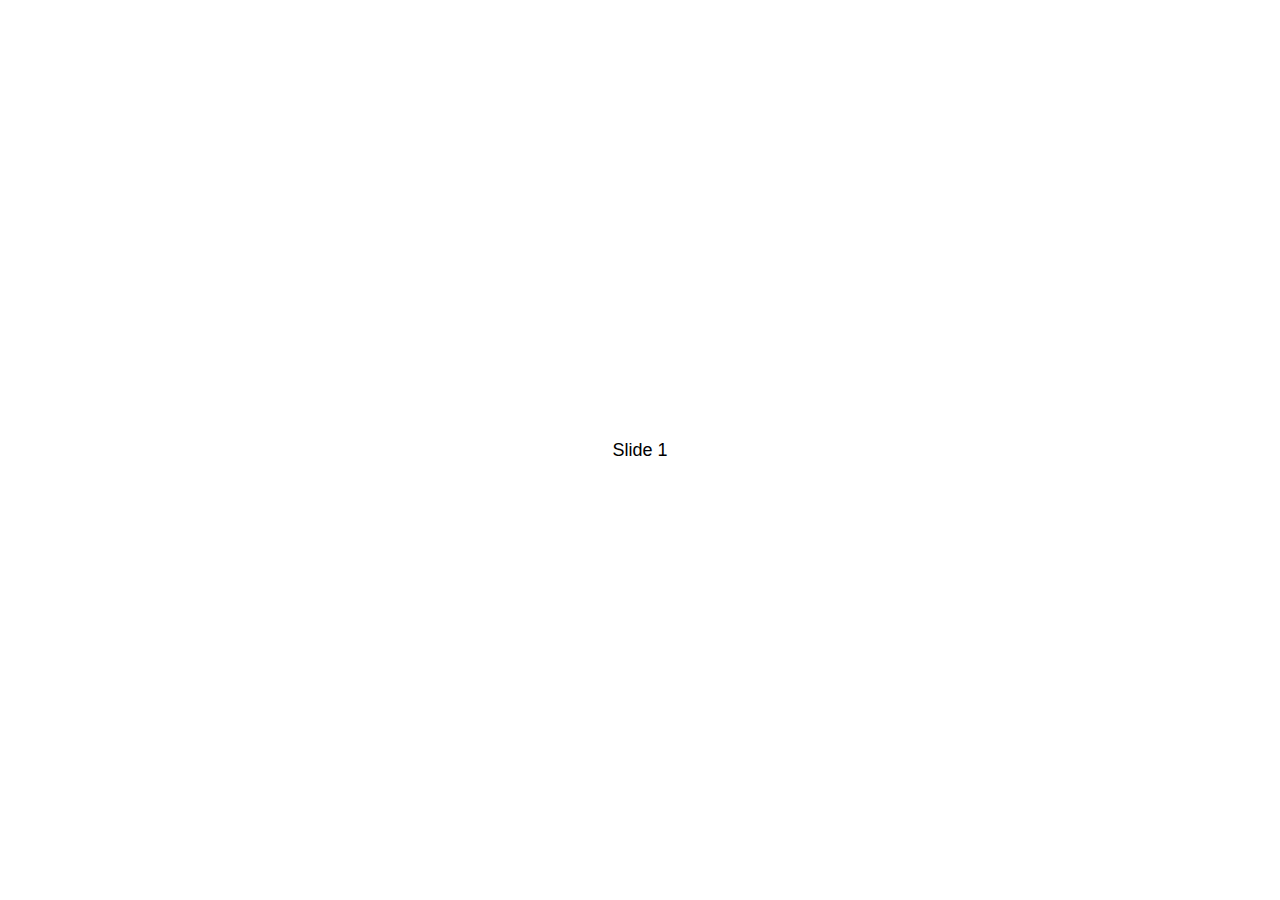
<file: swiper-5.3.8/demos/010-default.html>
<!DOCTYPE html>
<html lang="en">
<head>
  <meta charset="utf-8">
  <title>Swiper demo</title>
  <!-- Link Swiper's CSS -->
  <link rel="stylesheet" href="../package/css/swiper.min.css">

  <!-- Demo styles -->
  <style>
    html, body {
      position: relative;
      height: 100%;
    }
    body {
      background: #eee;
      font-family: Helvetica Neue, Helvetica, Arial, sans-serif;
      font-size: 14px;
      color:#000;
      margin: 0;
      padding: 0;
    }
    .swiper-container {
      width: 100%;
      height: 100%;
    }
    .swiper-slide {
      text-align: center;
      font-size: 18px;
      background: #fff;

      /* Center slide text vertically */
      display: -webkit-box;
      display: -ms-flexbox;
      display: -webkit-flex;
      display: flex;
      -webkit-box-pack: center;
      -ms-flex-pack: center;
      -webkit-justify-content: center;
      justify-content: center;
      -webkit-box-align: center;
      -ms-flex-align: center;
      -webkit-align-items: center;
      align-items: center;
    }
  </style>
</head>
<body>
  <!-- Swiper -->
  <div class="swiper-container">
    <div class="swiper-wrapper">
      <div class="swiper-slide">Slide 1</div>
      <div class="swiper-slide">Slide 2</div>
      <div class="swiper-slide">Slide 3</div>
      <div class="swiper-slide">Slide 4</div>
      <div class="swiper-slide">Slide 5</div>
      <div class="swiper-slide">Slide 6</div>
      <div class="swiper-slide">Slide 7</div>
      <div class="swiper-slide">Slide 8</div>
      <div class="swiper-slide">Slide 9</div>
      <div class="swiper-slide">Slide 10</div>
    </div>
  </div>

  <!-- Swiper JS -->
  <script src="../package/js/swiper.min.js"></script>

  <!-- Initialize Swiper -->
  <script>
    var swiper = new Swiper('.swiper-container');
  </script>
</body>
</html>
</file>
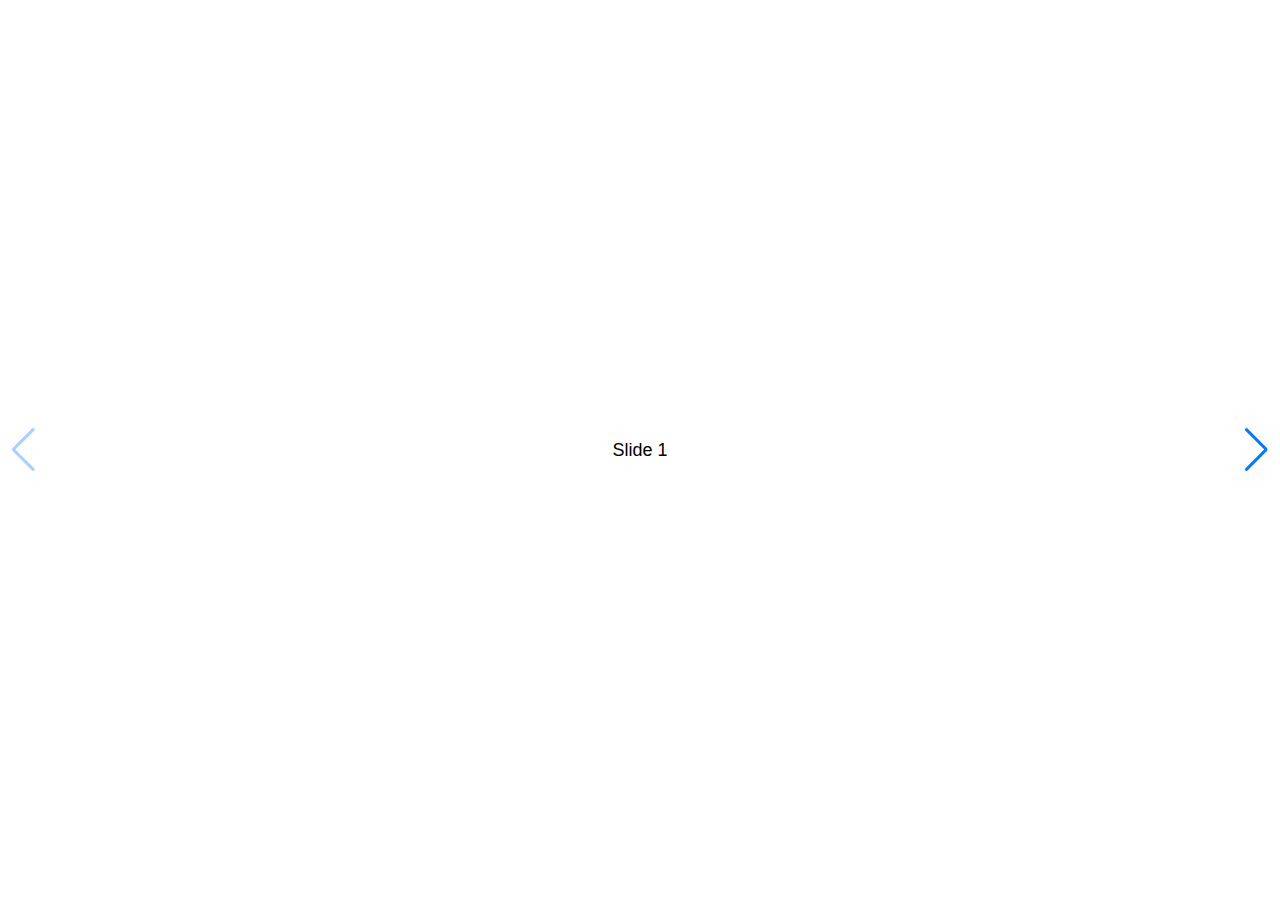
<file: swiper-5.3.8/demos/020-navigation.html>
<!DOCTYPE html>
<html lang="en">
<head>
  <meta charset="utf-8">
  <title>Swiper demo</title>
  <meta name="viewport" content="width=device-width, initial-scale=1, minimum-scale=1, maximum-scale=1">

  <!-- Link Swiper's CSS -->
  <link rel="stylesheet" href="../package/css/swiper.min.css">

  <!-- Demo styles -->
  <style>
    html, body {
      position: relative;
      height: 100%;
    }
    body {
      background: #eee;
      font-family: Helvetica Neue, Helvetica, Arial, sans-serif;
      font-size: 14px;
      color:#000;
      margin: 0;
      padding: 0;
    }
    .swiper-container {
      width: 100%;
      height: 100%;
    }
    .swiper-slide {
      text-align: center;
      font-size: 18px;
      background: #fff;

      /* Center slide text vertically */
      display: -webkit-box;
      display: -ms-flexbox;
      display: -webkit-flex;
      display: flex;
      -webkit-box-pack: center;
      -ms-flex-pack: center;
      -webkit-justify-content: center;
      justify-content: center;
      -webkit-box-align: center;
      -ms-flex-align: center;
      -webkit-align-items: center;
      align-items: center;
    }
  </style>
</head>
<body>
  <!-- Swiper -->
  <div class="swiper-container">
    <div class="swiper-wrapper">
      <div class="swiper-slide">Slide 1</div>
      <div class="swiper-slide">Slide 2</div>
      <div class="swiper-slide">Slide 3</div>
      <div class="swiper-slide">Slide 4</div>
      <div class="swiper-slide">Slide 5</div>
      <div class="swiper-slide">Slide 6</div>
      <div class="swiper-slide">Slide 7</div>
      <div class="swiper-slide">Slide 8</div>
      <div class="swiper-slide">Slide 9</div>
      <div class="swiper-slide">Slide 10</div>
    </div>
    <!-- Add Arrows -->
    <div class="swiper-button-next"></div>
    <div class="swiper-button-prev"></div>
  </div>

  <!-- Swiper JS -->
  <script src="../package/js/swiper.min.js"></script>

  <!-- Initialize Swiper -->
  <script>
    var swiper = new Swiper('.swiper-container', {
      navigation: {
        nextEl: '.swiper-button-next',
        prevEl: '.swiper-button-prev',
      },
    });
  </script>
</body>
</html>
</file>
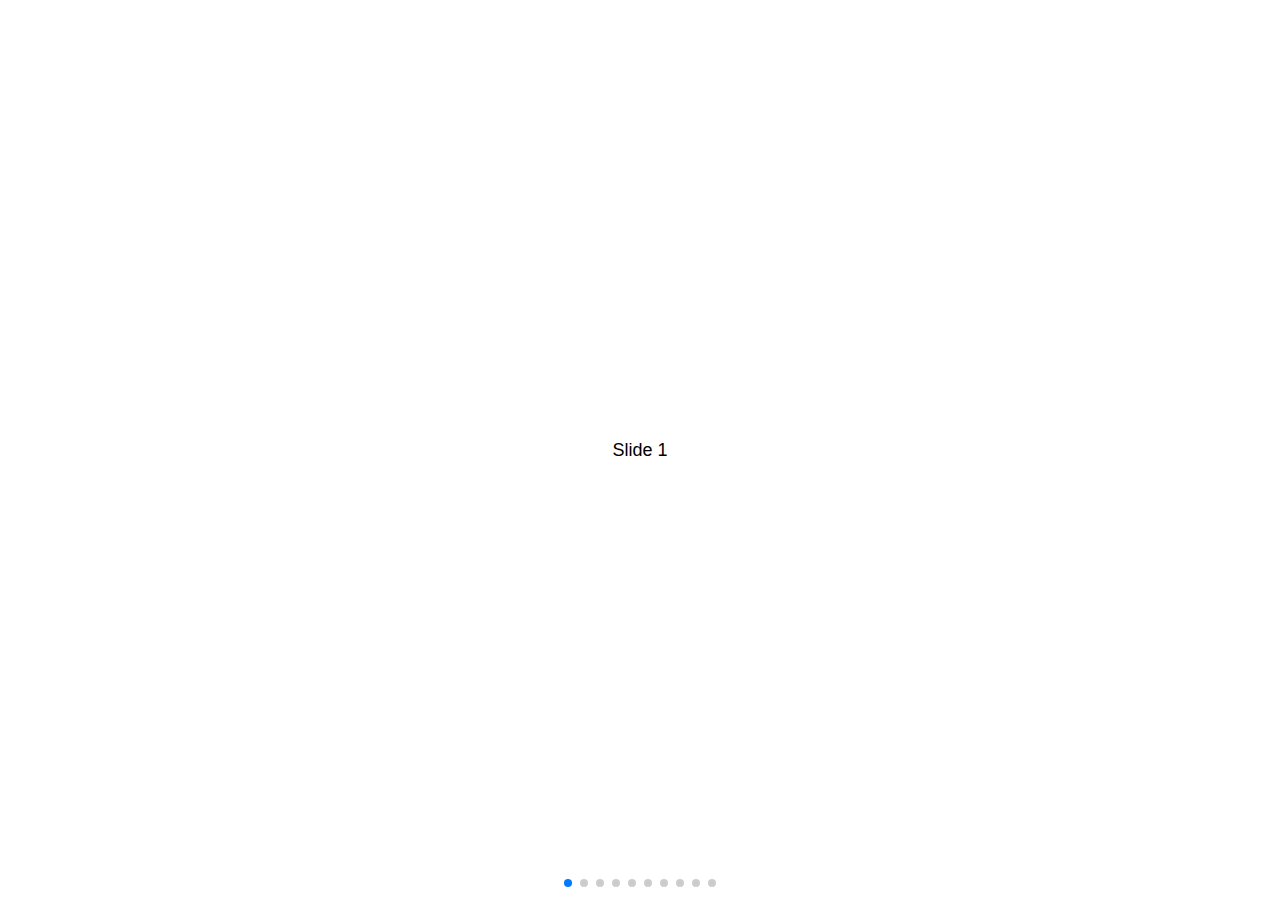
<file: swiper-5.3.8/demos/030-pagination.html>
<!DOCTYPE html>
<html lang="en">
<head>
  <meta charset="utf-8">
  <title>Swiper demo</title>
  <meta name="viewport" content="width=device-width, initial-scale=1, minimum-scale=1, maximum-scale=1">

  <!-- Link Swiper's CSS -->
  <link rel="stylesheet" href="../package/css/swiper.min.css">

  <!-- Demo styles -->
  <style>
    html, body {
      position: relative;
      height: 100%;
    }
    body {
      background: #eee;
      font-family: Helvetica Neue, Helvetica, Arial, sans-serif;
      font-size: 14px;
      color:#000;
      margin: 0;
      padding: 0;
    }
    .swiper-container {
      width: 100%;
      height: 100%;
    }
    .swiper-slide {
      text-align: center;
      font-size: 18px;
      background: #fff;

      /* Center slide text vertically */
      display: -webkit-box;
      display: -ms-flexbox;
      display: -webkit-flex;
      display: flex;
      -webkit-box-pack: center;
      -ms-flex-pack: center;
      -webkit-justify-content: center;
      justify-content: center;
      -webkit-box-align: center;
      -ms-flex-align: center;
      -webkit-align-items: center;
      align-items: center;
    }
  </style>
</head>
<body>
  <!-- Swiper -->
  <div class="swiper-container">
    <div class="swiper-wrapper">
      <div class="swiper-slide">Slide 1</div>
      <div class="swiper-slide">Slide 2</div>
      <div class="swiper-slide">Slide 3</div>
      <div class="swiper-slide">Slide 4</div>
      <div class="swiper-slide">Slide 5</div>
      <div class="swiper-slide">Slide 6</div>
      <div class="swiper-slide">Slide 7</div>
      <div class="swiper-slide">Slide 8</div>
      <div class="swiper-slide">Slide 9</div>
      <div class="swiper-slide">Slide 10</div>
    </div>
    <!-- Add Pagination -->
    <div class="swiper-pagination"></div>
  </div>

  <!-- Swiper JS -->
  <script src="../package/js/swiper.min.js"></script>

  <!-- Initialize Swiper -->
  <script>
    var swiper = new Swiper('.swiper-container', {
      pagination: {
        el: '.swiper-pagination',
      },
    });
  </script>
</body>
</html>
</file>
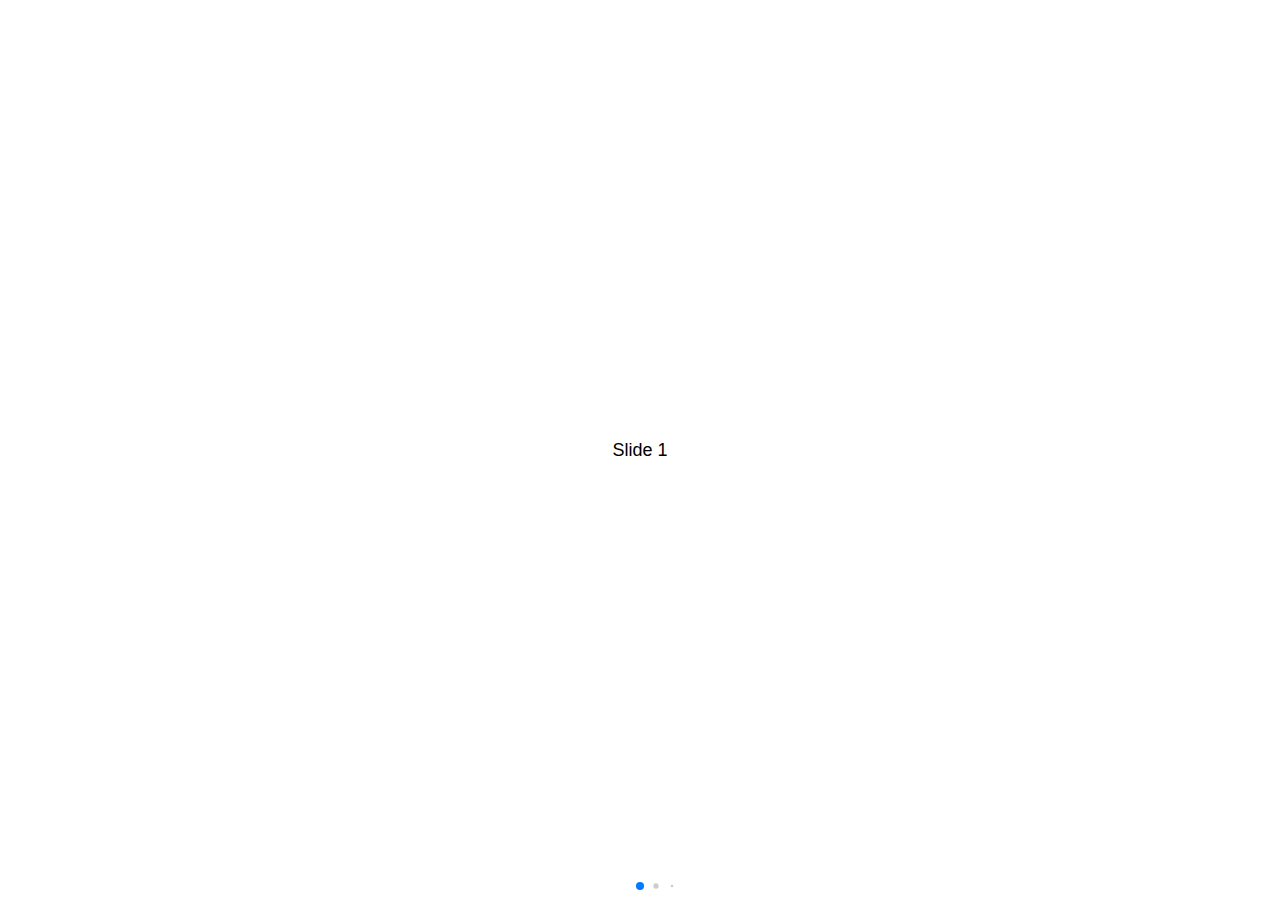
<file: swiper-5.3.8/demos/040-pagination-dynamic.html>
<!DOCTYPE html>
<html lang="en">
<head>
  <meta charset="utf-8">
  <title>Swiper demo</title>
  <meta name="viewport" content="width=device-width, initial-scale=1, minimum-scale=1, maximum-scale=1">

  <!-- Link Swiper's CSS -->
  <link rel="stylesheet" href="../package/css/swiper.min.css">

  <!-- Demo styles -->
  <style>
    html, body {
      position: relative;
      height: 100%;
    }
    body {
      background: #eee;
      font-family: Helvetica Neue, Helvetica, Arial, sans-serif;
      font-size: 14px;
      color:#000;
      margin: 0;
      padding: 0;
    }
    .swiper-container {
      width: 100%;
      height: 100%;
    }
    .swiper-slide {
      text-align: center;
      font-size: 18px;
      background: #fff;

      /* Center slide text vertically */
      display: -webkit-box;
      display: -ms-flexbox;
      display: -webkit-flex;
      display: flex;
      -webkit-box-pack: center;
      -ms-flex-pack: center;
      -webkit-justify-content: center;
      justify-content: center;
      -webkit-box-align: center;
      -ms-flex-align: center;
      -webkit-align-items: center;
      align-items: center;
    }
  </style>
</head>
<body>
  <!-- Swiper -->
  <div class="swiper-container">
    <div class="swiper-wrapper">
      <div class="swiper-slide">Slide 1</div>
      <div class="swiper-slide">Slide 2</div>
      <div class="swiper-slide">Slide 3</div>
      <div class="swiper-slide">Slide 4</div>
      <div class="swiper-slide">Slide 5</div>
      <div class="swiper-slide">Slide 6</div>
      <div class="swiper-slide">Slide 7</div>
      <div class="swiper-slide">Slide 8</div>
      <div class="swiper-slide">Slide 9</div>
      <div class="swiper-slide">Slide 10</div>
    </div>
    <!-- Add Pagination -->
    <div class="swiper-pagination"></div>
  </div>

  <!-- Swiper JS -->
  <script src="../package/js/swiper.min.js"></script>

  <!-- Initialize Swiper -->
  <script>
    var swiper = new Swiper('.swiper-container', {
      pagination: {
        el: '.swiper-pagination',
        dynamicBullets: true,
      },
    });
  </script>
</body>
</html>
</file>
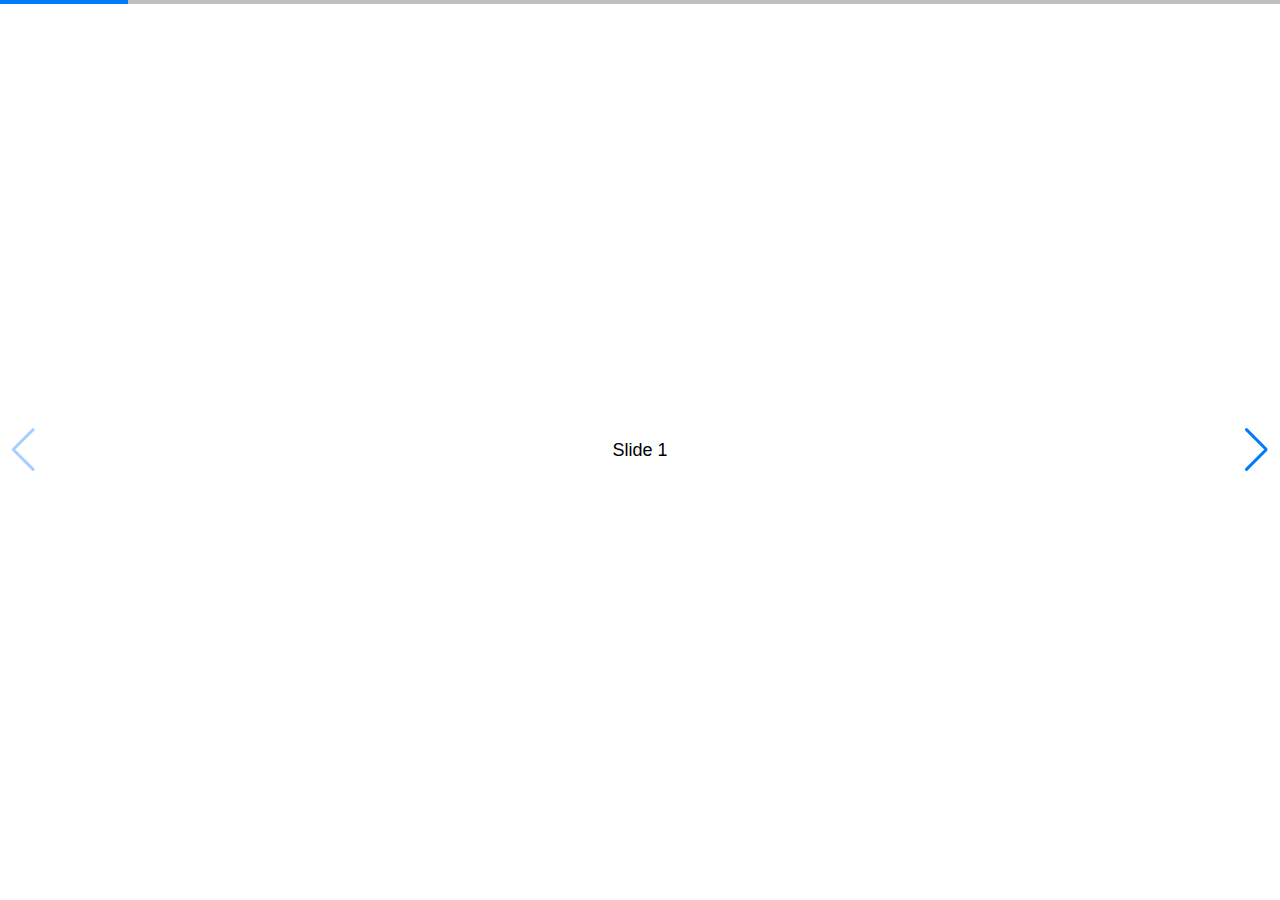
<file: swiper-5.3.8/demos/050-pagination-progress.html>
<!DOCTYPE html>
<html lang="en">
<head>
  <meta charset="utf-8">
  <title>Swiper demo</title>
  <!-- Link Swiper's CSS -->
  <link rel="stylesheet" href="../package/css/swiper.min.css">

  <!-- Demo styles -->
  <style>
    html, body {
      position: relative;
      height: 100%;
    }
    body {
      background: #eee;
      font-family: Helvetica Neue, Helvetica, Arial, sans-serif;
      font-size: 14px;
      color:#000;
      margin: 0;
      padding: 0;
    }
    .swiper-container {
      width: 100%;
      height: 100%;
    }
    .swiper-slide {
      text-align: center;
      font-size: 18px;
      background: #fff;

      /* Center slide text vertically */
      display: -webkit-box;
      display: -ms-flexbox;
      display: -webkit-flex;
      display: flex;
      -webkit-box-pack: center;
      -ms-flex-pack: center;
      -webkit-justify-content: center;
      justify-content: center;
      -webkit-box-align: center;
      -ms-flex-align: center;
      -webkit-align-items: center;
      align-items: center;
    }
  </style>
</head>
<body>
  <!-- Swiper -->
  <div class="swiper-container">
    <div class="swiper-wrapper">
      <div class="swiper-slide">Slide 1</div>
      <div class="swiper-slide">Slide 2</div>
      <div class="swiper-slide">Slide 3</div>
      <div class="swiper-slide">Slide 4</div>
      <div class="swiper-slide">Slide 5</div>
      <div class="swiper-slide">Slide 6</div>
      <div class="swiper-slide">Slide 7</div>
      <div class="swiper-slide">Slide 8</div>
      <div class="swiper-slide">Slide 9</div>
      <div class="swiper-slide">Slide 10</div>
    </div>
    <!-- Add Pagination -->
    <div class="swiper-pagination"></div>
    <!-- Add Arrows -->
    <div class="swiper-button-next"></div>
    <div class="swiper-button-prev"></div>
  </div>

  <!-- Swiper JS -->
  <script src="../package/js/swiper.min.js"></script>

  <!-- Initialize Swiper -->
  <script>
    var swiper = new Swiper('.swiper-container', {
      pagination: {
        el: '.swiper-pagination',
        type: 'progressbar',
      },
      navigation: {
        nextEl: '.swiper-button-next',
        prevEl: '.swiper-button-prev',
      },
    });
  </script>
</body>
</html>
</file>
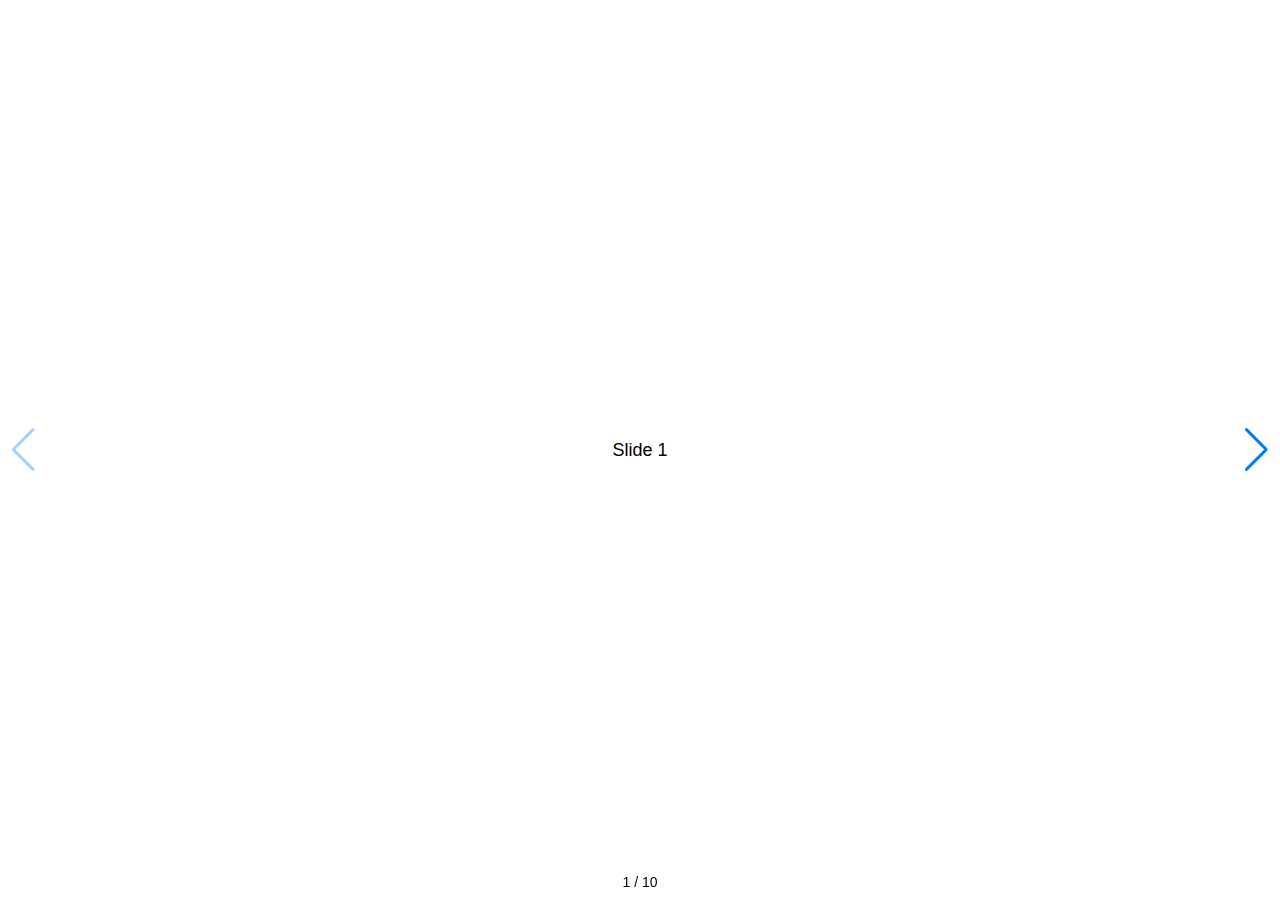
<file: swiper-5.3.8/demos/060-pagination-fraction.html>
<!DOCTYPE html>
<html lang="en">
<head>
  <meta charset="utf-8">
  <title>Swiper demo</title>
  <!-- Link Swiper's CSS -->
  <link rel="stylesheet" href="../package/css/swiper.min.css">

  <!-- Demo styles -->
  <style>
    html, body {
      position: relative;
      height: 100%;
    }
    body {
      background: #eee;
      font-family: Helvetica Neue, Helvetica, Arial, sans-serif;
      font-size: 14px;
      color:#000;
      margin: 0;
      padding: 0;
    }
    .swiper-container {
      width: 100%;
      height: 100%;
    }
    .swiper-slide {
      text-align: center;
      font-size: 18px;
      background: #fff;

      /* Center slide text vertically */
      display: -webkit-box;
      display: -ms-flexbox;
      display: -webkit-flex;
      display: flex;
      -webkit-box-pack: center;
      -ms-flex-pack: center;
      -webkit-justify-content: center;
      justify-content: center;
      -webkit-box-align: center;
      -ms-flex-align: center;
      -webkit-align-items: center;
      align-items: center;
    }
  </style>
</head>
<body>
  <!-- Swiper -->
  <div class="swiper-container">
    <div class="swiper-wrapper">
      <div class="swiper-slide">Slide 1</div>
      <div class="swiper-slide">Slide 2</div>
      <div class="swiper-slide">Slide 3</div>
      <div class="swiper-slide">Slide 4</div>
      <div class="swiper-slide">Slide 5</div>
      <div class="swiper-slide">Slide 6</div>
      <div class="swiper-slide">Slide 7</div>
      <div class="swiper-slide">Slide 8</div>
      <div class="swiper-slide">Slide 9</div>
      <div class="swiper-slide">Slide 10</div>
    </div>
    <!-- Add Pagination -->
    <div class="swiper-pagination"></div>
    <!-- Add Arrows -->
    <div class="swiper-button-next"></div>
    <div class="swiper-button-prev"></div>
  </div>

  <!-- Swiper JS -->
  <script src="../package/js/swiper.min.js"></script>

  <!-- Initialize Swiper -->
  <script>
    var swiper = new Swiper('.swiper-container', {
      pagination: {
        el: '.swiper-pagination',
        type: 'fraction',
      },
      navigation: {
        nextEl: '.swiper-button-next',
        prevEl: '.swiper-button-prev',
      },
    });
  </script>
</body>
</html>
</file>
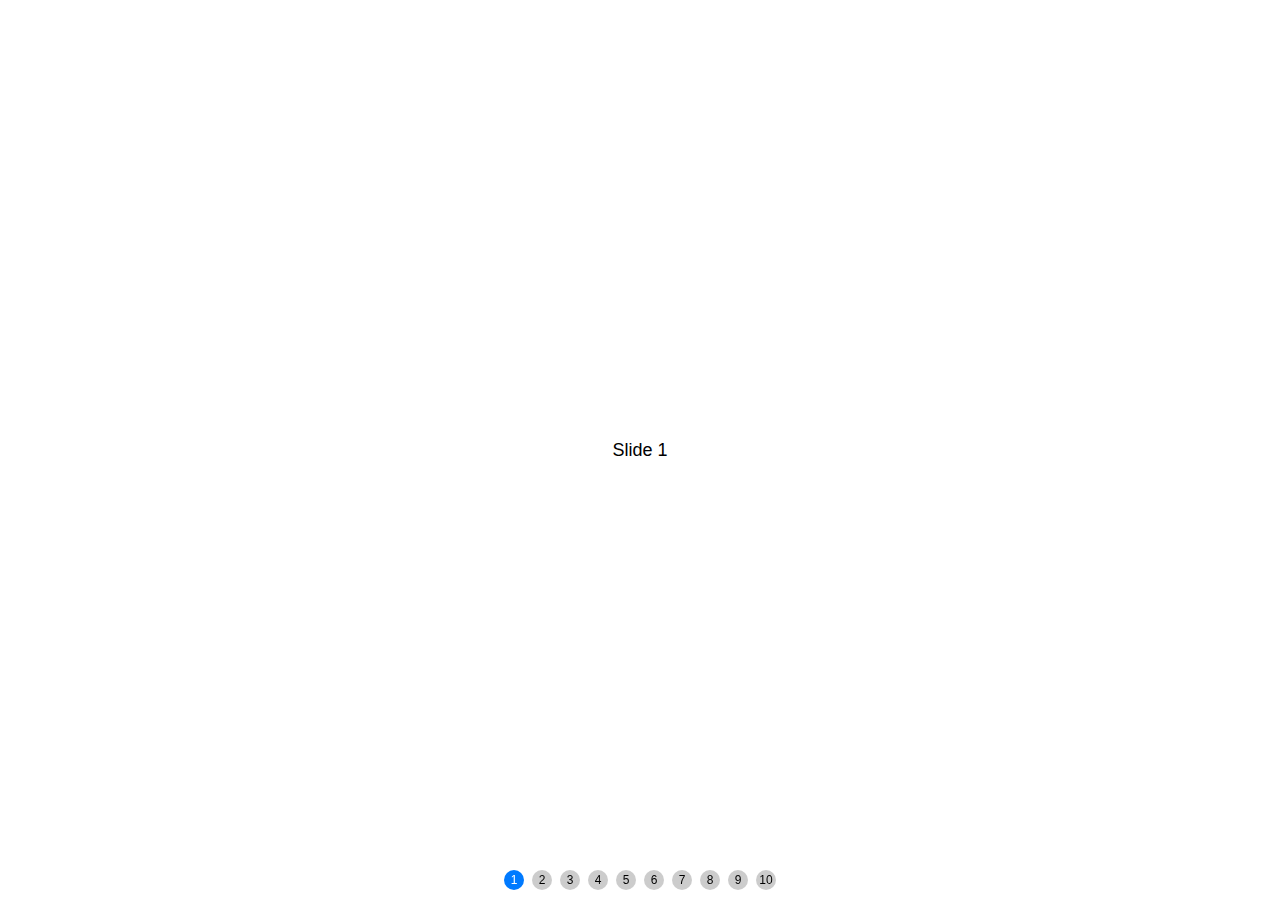
<file: swiper-5.3.8/demos/070-pagination-custom.html>
<!DOCTYPE html>
<html lang="en">
<head>
  <meta charset="utf-8">
  <title>Swiper demo</title>
  <meta name="viewport" content="width=device-width, initial-scale=1, minimum-scale=1, maximum-scale=1">

  <!-- Link Swiper's CSS -->
  <link rel="stylesheet" href="../package/css/swiper.min.css">

  <!-- Demo styles -->
  <style>
    html, body {
      position: relative;
      height: 100%;
    }
    body {
      background: #eee;
      font-family: Helvetica Neue, Helvetica, Arial, sans-serif;
      font-size: 14px;
      color:#000;
      margin: 0;
      padding: 0;
    }
    .swiper-container {
      width: 100%;
      height: 100%;
    }
    .swiper-slide {
      text-align: center;
      font-size: 18px;
      background: #fff;

      /* Center slide text vertically */
      display: -webkit-box;
      display: -ms-flexbox;
      display: -webkit-flex;
      display: flex;
      -webkit-box-pack: center;
      -ms-flex-pack: center;
      -webkit-justify-content: center;
      justify-content: center;
      -webkit-box-align: center;
      -ms-flex-align: center;
      -webkit-align-items: center;
      align-items: center;
    }
    .swiper-pagination-bullet {
      width: 20px;
      height: 20px;
      text-align: center;
      line-height: 20px;
      font-size: 12px;
      color:#000;
      opacity: 1;
      background: rgba(0,0,0,0.2);
    }
    .swiper-pagination-bullet-active {
      color:#fff;
      background: #007aff;
    }
  </style>
</head>
<body>
  <!-- Swiper -->
  <div class="swiper-container">
    <div class="swiper-wrapper">
      <div class="swiper-slide">Slide 1</div>
      <div class="swiper-slide">Slide 2</div>
      <div class="swiper-slide">Slide 3</div>
      <div class="swiper-slide">Slide 4</div>
      <div class="swiper-slide">Slide 5</div>
      <div class="swiper-slide">Slide 6</div>
      <div class="swiper-slide">Slide 7</div>
      <div class="swiper-slide">Slide 8</div>
      <div class="swiper-slide">Slide 9</div>
      <div class="swiper-slide">Slide 10</div>
    </div>
    <!-- Add Pagination -->
    <div class="swiper-pagination"></div>
  </div>

  <!-- Swiper JS -->
  <script src="../package/js/swiper.min.js"></script>

  <!-- Initialize Swiper -->
  <script>
    var swiper = new Swiper('.swiper-container', {
      pagination: {
        el: '.swiper-pagination',
        clickable: true,
        renderBullet: function (index, className) {
          return '<span class="' + className + '">' + (index + 1) + '</span>';
        },
      },
    });
  </script>
</body>
</html>
</file>
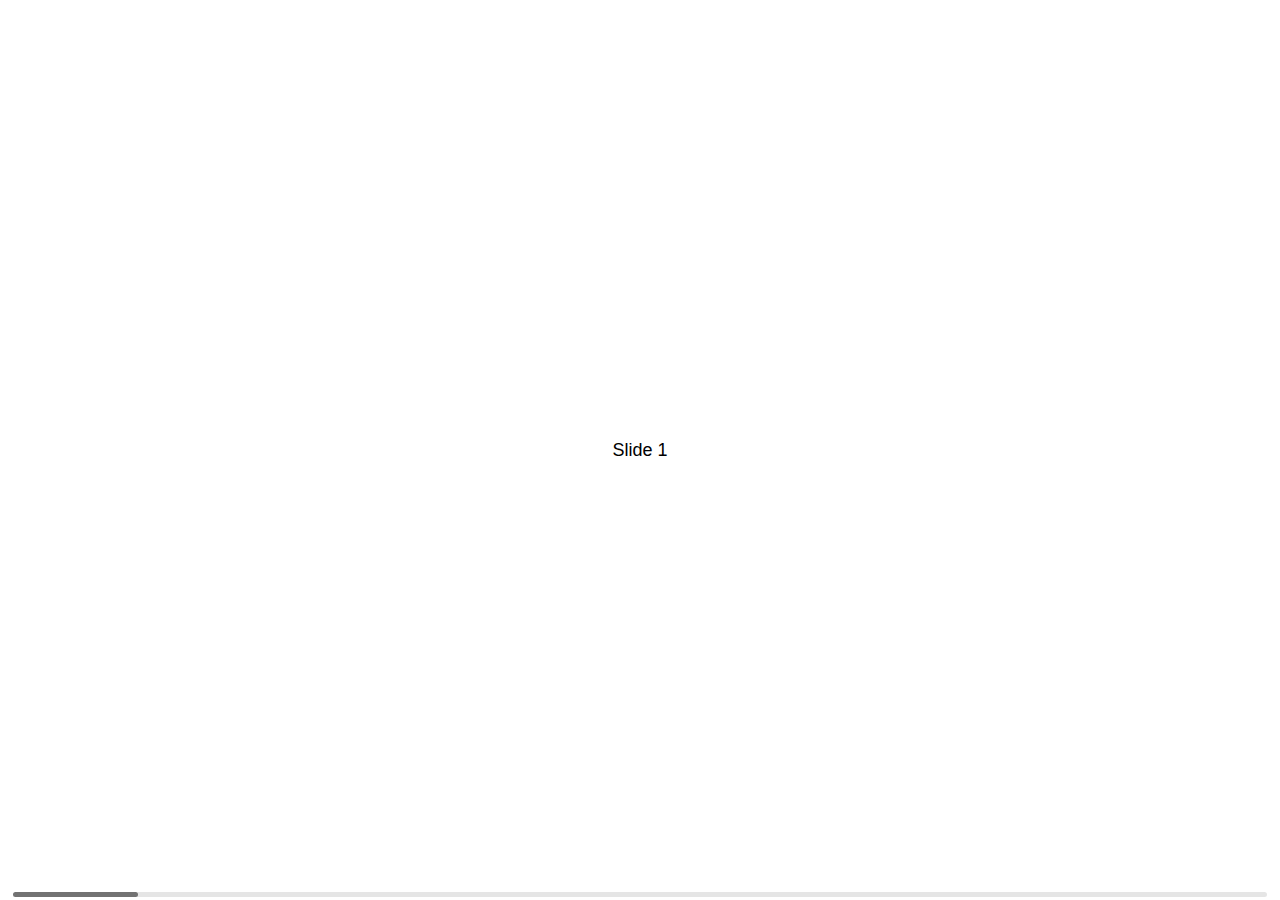
<file: swiper-5.3.8/demos/080-scrollbar.html>
<!DOCTYPE html>
<html lang="en">
<head>
  <meta charset="utf-8">
  <title>Swiper demo</title>
  <meta name="viewport" content="width=device-width, initial-scale=1, minimum-scale=1, maximum-scale=1">

  <!-- Link Swiper's CSS -->
  <link rel="stylesheet" href="../package/css/swiper.min.css">

  <!-- Demo styles -->
  <style>
    html, body {
      position: relative;
      height: 100%;
    }
    body {
      background: #eee;
      font-family: Helvetica Neue, Helvetica, Arial, sans-serif;
      font-size: 14px;
      color:#000;
      margin: 0;
      padding: 0;
    }
    .swiper-container {
      width: 100%;
      height: 100%;
    }
    .swiper-slide {
      text-align: center;
      font-size: 18px;
      background: #fff;

      /* Center slide text vertically */
      display: -webkit-box;
      display: -ms-flexbox;
      display: -webkit-flex;
      display: flex;
      -webkit-box-pack: center;
      -ms-flex-pack: center;
      -webkit-justify-content: center;
      justify-content: center;
      -webkit-box-align: center;
      -ms-flex-align: center;
      -webkit-align-items: center;
      align-items: center;
    }
  </style>
</head>
<body>
  <!-- Swiper -->
  <div class="swiper-container">
    <div class="swiper-wrapper">
      <div class="swiper-slide">Slide 1</div>
      <div class="swiper-slide">Slide 2</div>
      <div class="swiper-slide">Slide 3</div>
      <div class="swiper-slide">Slide 4</div>
      <div class="swiper-slide">Slide 5</div>
      <div class="swiper-slide">Slide 6</div>
      <div class="swiper-slide">Slide 7</div>
      <div class="swiper-slide">Slide 8</div>
      <div class="swiper-slide">Slide 9</div>
      <div class="swiper-slide">Slide 10</div>
    </div>
    <!-- Add Scrollbar -->
    <div class="swiper-scrollbar"></div>
  </div>

  <!-- Swiper JS -->
  <script src="../package/js/swiper.min.js"></script>

  <!-- Initialize Swiper -->
  <script>
    var swiper = new Swiper('.swiper-container', {
      scrollbar: {
        el: '.swiper-scrollbar',
        hide: true,
      },
    });
  </script>
</body>
</html>
</file>
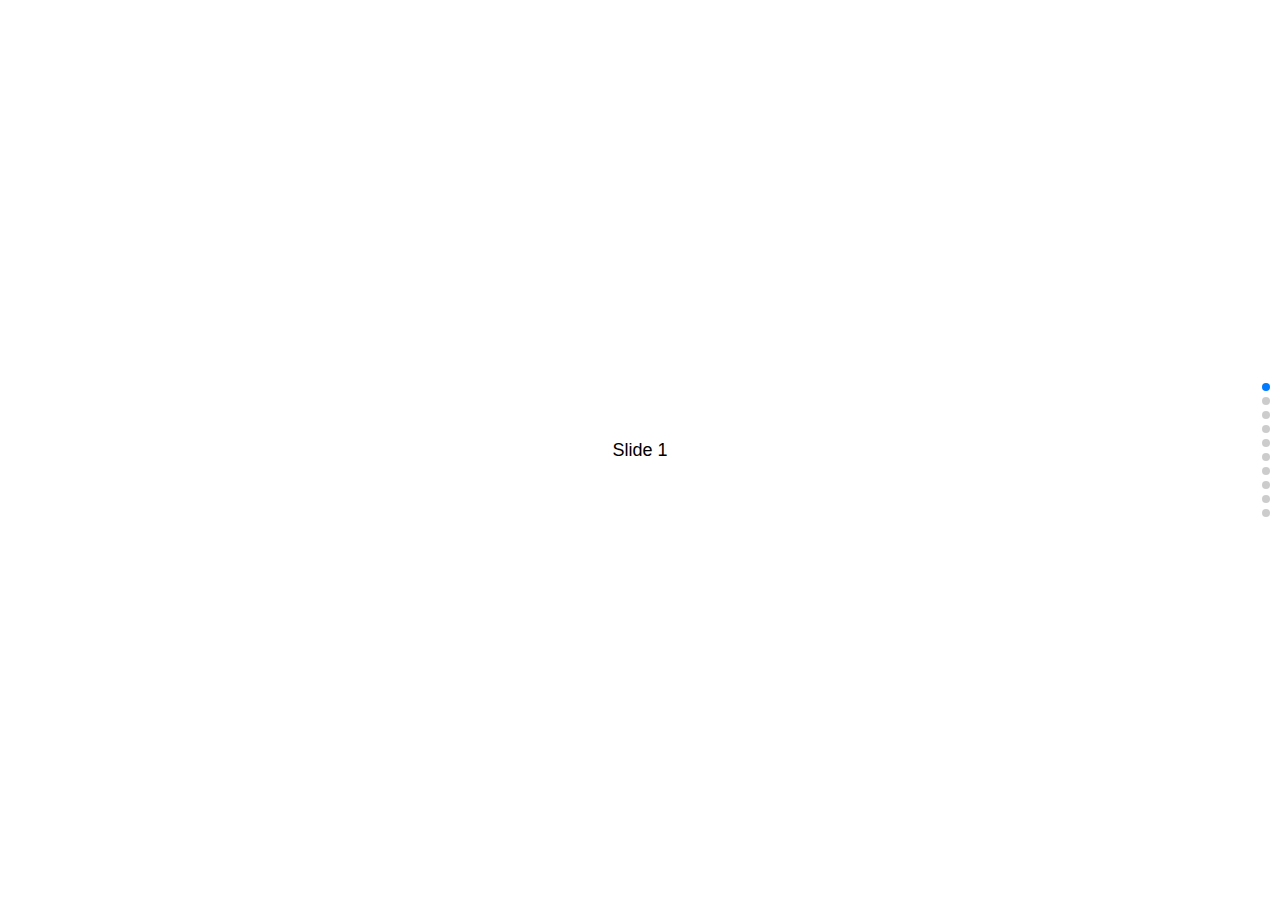
<file: swiper-5.3.8/demos/090-vertical.html>
<!DOCTYPE html>
<html lang="en">
<head>
  <meta charset="utf-8">
  <title>Swiper demo</title>
  <meta name="viewport" content="width=device-width, initial-scale=1, minimum-scale=1, maximum-scale=1">

  <!-- Link Swiper's CSS -->
  <link rel="stylesheet" href="../package/css/swiper.min.css">

  <!-- Demo styles -->
  <style>
    html, body {
      position: relative;
      height: 100%;
    }
    body {
      background: #eee;
      font-family: Helvetica Neue, Helvetica, Arial, sans-serif;
      font-size: 14px;
      color:#000;
      margin: 0;
      padding: 0;
    }
    .swiper-container {
      width: 100%;
      height: 100%;
    }
    .swiper-slide {
      text-align: center;
      font-size: 18px;
      background: #fff;

      /* Center slide text vertically */
      display: -webkit-box;
      display: -ms-flexbox;
      display: -webkit-flex;
      display: flex;
      -webkit-box-pack: center;
      -ms-flex-pack: center;
      -webkit-justify-content: center;
      justify-content: center;
      -webkit-box-align: center;
      -ms-flex-align: center;
      -webkit-align-items: center;
      align-items: center;
    }
  </style>
</head>
<body>
  <!-- Swiper -->
  <div class="swiper-container">
    <div class="swiper-wrapper">
      <div class="swiper-slide">Slide 1</div>
      <div class="swiper-slide">Slide 2</div>
      <div class="swiper-slide">Slide 3</div>
      <div class="swiper-slide">Slide 4</div>
      <div class="swiper-slide">Slide 5</div>
      <div class="swiper-slide">Slide 6</div>
      <div class="swiper-slide">Slide 7</div>
      <div class="swiper-slide">Slide 8</div>
      <div class="swiper-slide">Slide 9</div>
      <div class="swiper-slide">Slide 10</div>
    </div>
    <!-- Add Pagination -->
    <div class="swiper-pagination"></div>
  </div>

  <!-- Swiper JS -->
  <script src="../package/js/swiper.min.js"></script>

  <!-- Initialize Swiper -->
  <script>
    var swiper = new Swiper('.swiper-container', {
      direction: 'vertical',
      pagination: {
        el: '.swiper-pagination',
        clickable: true,
      },
    });
  </script>
</body>
</html>
</file>
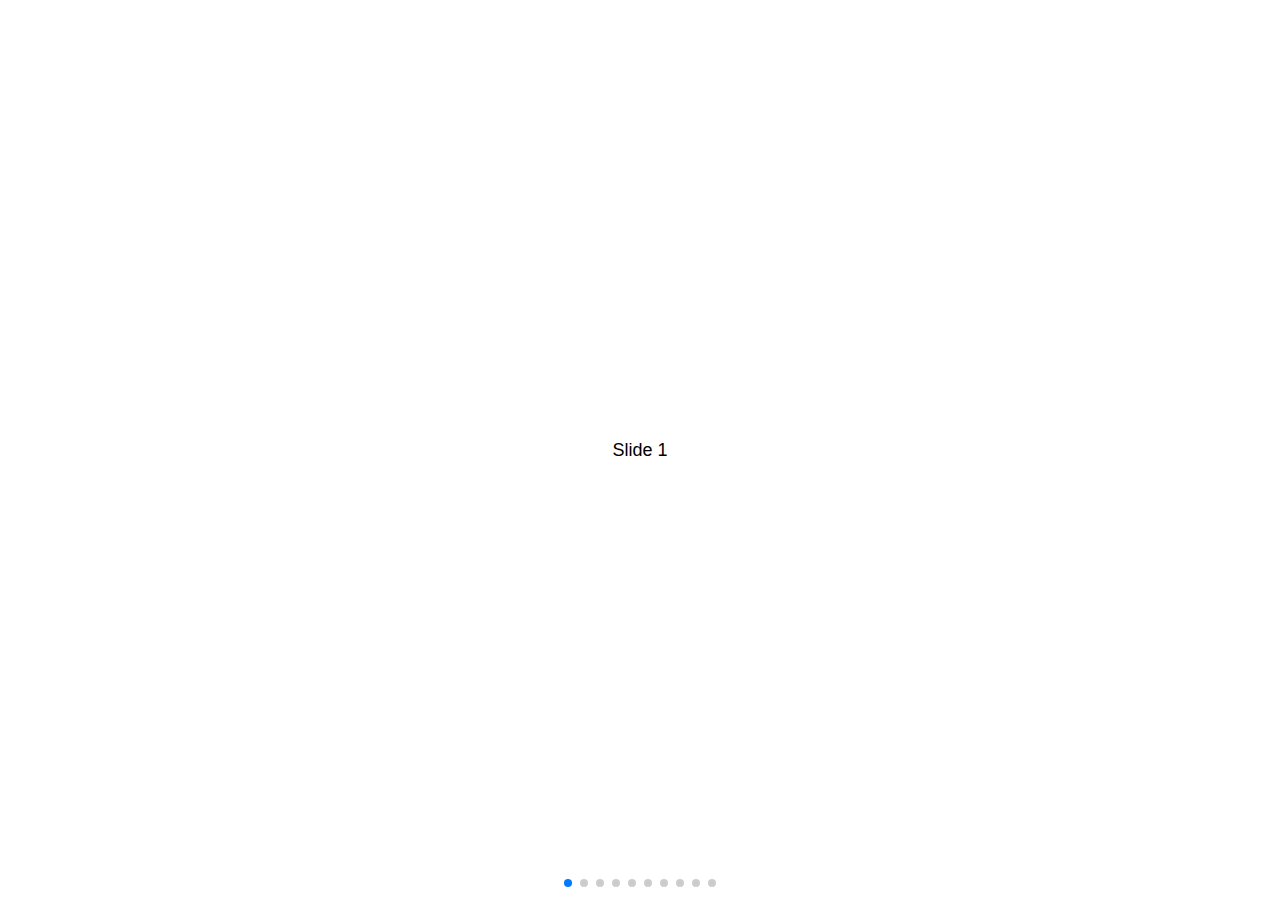
<file: swiper-5.3.8/demos/100-space-between.html>
<!DOCTYPE html>
<html lang="en">
<head>
  <meta charset="utf-8">
  <title>Swiper demo</title>
  <meta name="viewport" content="width=device-width, initial-scale=1, minimum-scale=1, maximum-scale=1">

  <!-- Link Swiper's CSS -->
  <link rel="stylesheet" href="../package/css/swiper.min.css">

  <!-- Demo styles -->
  <style>
    html, body {
      position: relative;
      height: 100%;
    }
    body {
      background: #eee;
      font-family: Helvetica Neue, Helvetica, Arial, sans-serif;
      font-size: 14px;
      color:#000;
      margin: 0;
      padding: 0;
    }
    .swiper-container {
      width: 100%;
      height: 100%;
    }
    .swiper-slide {
      text-align: center;
      font-size: 18px;
      background: #fff;

      /* Center slide text vertically */
      display: -webkit-box;
      display: -ms-flexbox;
      display: -webkit-flex;
      display: flex;
      -webkit-box-pack: center;
      -ms-flex-pack: center;
      -webkit-justify-content: center;
      justify-content: center;
      -webkit-box-align: center;
      -ms-flex-align: center;
      -webkit-align-items: center;
      align-items: center;
    }
  </style>
</head>
<body>
  <!-- Swiper -->
  <div class="swiper-container">
    <div class="swiper-wrapper">
      <div class="swiper-slide">Slide 1</div>
      <div class="swiper-slide">Slide 2</div>
      <div class="swiper-slide">Slide 3</div>
      <div class="swiper-slide">Slide 4</div>
      <div class="swiper-slide">Slide 5</div>
      <div class="swiper-slide">Slide 6</div>
      <div class="swiper-slide">Slide 7</div>
      <div class="swiper-slide">Slide 8</div>
      <div class="swiper-slide">Slide 9</div>
      <div class="swiper-slide">Slide 10</div>
    </div>
    <!-- Add Pagination -->
    <div class="swiper-pagination"></div>
  </div>

  <!-- Swiper JS -->
  <script src="../package/js/swiper.min.js"></script>

  <!-- Initialize Swiper -->
  <script>
    var swiper = new Swiper('.swiper-container', {
      spaceBetween: 30,
      pagination: {
        el: '.swiper-pagination',
        clickable: true,
      },
    });
  </script>
</body>
</html>
</file>
<file: css/style.css>
/* ? header styles start */

.body {
	font-family: "TT Lakes";
	background-color: #f8f8f8;
	margin: 0;
	width: 100%;
	min-width: 320px;
	position: relative;
}
.header {

	box-sizing: border-box;
	background-color: #FFFFFF;
	box-shadow: 0 4px 0 -2px #D9FFF5;
	width: 100%;

}

.icon {
	display: flex;
	box-sizing: border-box;
	align-items: center;
	padding: 20px;
}

.header__left-block {
	display: flex;
	justify-content: flex-start;
	align-items: center;
}

.icon--burger {
	width: 40px;
	height: 40px;
	background-image: url(../img/burger.svg);
	background-repeat: no-repeat;
}

.logo--cps {
	width: 100px;
	height: 60px;
	background-image: url(../img/logo.svg);
	background-repeat: no-repeat;
}
.header__logo,
.header__icon-chat,
.header__icon-profile,
.header__icon-checkstatus
 {
	margin-left: 12px;
}

.header__divider {
	width: 3px;
  height: 40px;
	background-image: url(../img/divider.svg);
	margin-left: 16px;
	margin-right: 16px;
}

.header__contacts {
	 display: flex;
	 align-items: center;
}

.icon--call {
  width: 40px;
  height: 40px;
  background-image: url(../img/call.svg);
  background-repeat: no-repeat;
}

.icon--chat {
	width: 40px;
  height: 40px;
  background-image: url(../img/chat.svg);
	background-repeat: no-repeat;
}

.icon--profile {
	width: 40px;
  height: 40px;
  background-image: url(../img/profile.svg);
	background-repeat: no-repeat;

}

.header__setting {
	display: flex;
	align-items: center;
	margin-left: auto;
}

.icon--repair {
	width: 40px;
	height: 40px;
	background-image: url(../img/repair.svg);
	background-repeat: no-repeat;
}

.header__link {
	display: none;
}

.icon--checkstatus {
	width: 40px;
	height: 40px;
	background-image: url(../img/checkstatus.svg);
	background-repeat: no-repeat;
}

.header__contacts {
	display: none;
}

.header__divider--1 {
	display: none;
}

/* sm (>=576 и <=767) */

@media (min-width: 576px) and (max-width: 767px) {
  .header__contacts {
		display: flex;
		align-self: center;
		margin-left: auto;
	}

	.header__divider--1 {
		display: block;
	}

	.header__setting {
		margin-left: 0;
	}
}

/* md (>=768 и <=991) */

@media (min-width: 768px) and (max-width: 1119px) {
	.header__left-block {
		 display: flex;
	}

	.header__divider--1 {
		display: block;
	}

	.header__contacts {
		display: flex;
		align-self: center;
		margin-left: auto;
	}

	.header__setting {
		margin-left: 0;
	}
}


@media (min-width: 1119px)  {
	.header {
		position: absolute;
		box-shadow: none;
		background-color: transparent;
		padding-top: 40px;
	}

	.header__left-block {
		display: none;
 }

 .header__link {
		 display: block;
		 text-decoration: none;
		 color: #1B1C21;
		 font-size: 16px;
		 align-self: center;
		 margin-right: 18px;
		 margin-left: 40px;
	}

	.header__divider--2 {
		display: none;
	}
}
/* ? header styles end */


/* lg (>=992 и <=1199) */

/* ? caption styles start */
.caption {
	width: 100%;
}

.caption__el {
	 margin: 0;
	 padding-left: 30px;
	 font-size: 28px;
	 position: relative;
	 padding-top: 14px;
	 padding-bottom: 14px;
}

.caption__el::before {
	 content: ' ';
	 width: 4px;
	 height: 40px;
	 background-image: url(../img/highlight.svg);
	 position: absolute;
	 left: 5px;
	 top: 12px;
}

@media (min-width: 992px) and (max-width: 1199px) {
	.caption__el::before {
		content: ' ';
        width: 6px;
        height: 50px;
        background-image: url(../img/highlight.svg);
        position: absolute;
        left: -35px;
        top: 9px;
	}
}

@media (min-width: 1200px) {
	.caption__el {
		padding-top: 40px;
		padding-bottom: 20px;
	}
	.caption__el::before {
		content: ' ';
        width: 6px;
        height: 50px;
        background-image: url(../img/highlight.svg);
        position: absolute;
        left: -35px;
        top: 30px;
	}
}

/* xl (>=1200) */

@media (min-width: 1200px) {
	.caption__el {
		 margin: 0;
		 padding-left: 0;
		 font-size: 28px;
		 position: relative;
		 top: -48px;
		 z-index: 100;
	}
	.caption__el::before {
		 content: ' ';
		 width: 6px;
		 height: 50px;
		 background-image: url(../img/highlight.svg);
		 position: absolute;
		 left: -35px;
		 top: 38px;
		 

	}
}
/* ? caption styles end */

/* ? main styles start */

html, .body {
	font-family: "TT Lakes";
	background-color: #f8f8f8;
	margin: 0;
	overflow-x: hidden;
	font-family: "TT Lakes";
}


@media (min-width: 992px) and (max-width: 1199px) {
	.body {
		 box-sizing: border-box;
		 overflow: visible;
		 margin: 0;
	}
	.main {
		 margin-top: 50px;
		 margin-left: 32px;
		 margin-right: 28px;
	}
}

@media (min-width: 1200px) {
	.body {
		 margin: 0;
		 overflow: hidden;
	}
	.main {
		 margin-top: 50px;
		 margin-left: 32px;
		 margin-right: 28px;
	}
}

.menu {
	/* overflow-x: auto; */
	margin-top: 20px;
	

}

.menu__list {
	display: flex;
	margin: 0;
	padding: 0;
	list-style-type: none;
	flex-wrap: wrap;
	/* min-width: 1120px; */
	/* overflow-x: auto; */
	/* justify-content: space-between; */
}

.menu__item {
	border-radius: 6px;
	box-sizing: border-box;
	padding: 10px;
}

.menu__item--focused {
	border: 2px solid #B8FFEC;
	background-color: #ffffff;
}

.menu__link {
	text-decoration: none;
	font-size: 16px;
	color:#7E7E82;
}


@media (max-width: 768px) {
	.menu {
		 overflow-y: auto;
		 margin-left: 20px;
	}
	.menu__list {
	min-width: 1120px; 
	 overflow-x: auto; 
	}
}


@media (min-width: 769px) and (max-width: 991px) {
	.menu {
		 margin-right: 28px;
		 margin-left: 32px;
	}
}

@media (min-width: 992px) and (max-width: 1199x) {
	.menu {
		 overflow-x: visible;
	}
	.menu__list {
		 display: flex;
		 flex-wrap: wrap;
		 justify-content: space-between;
	}
}

@media (min-width: 1200px) {
	.menu {
		 margin-top: 17px;
		 flex-wrap: wrap;
	}
	.menu__list {
		 flex-wrap: wrap;
		 display: flex;
		 justify-content: space-between;
	}
	.menu__item {
		 box-sizing: border-box;
	}
}

.content {
	margin-top: 24px;
	display: flex;
	flex-direction: column;
}

.content__text {
	margin: 0 16px;
	display: flex;
	flex-direction: column;
}

.content__link-block {
	margin-left: 30px;
}

.content__link {
	text-decoration: none;
	color: #1B1C21;
	font-size: 16px;
	position: relative;
}

.content__link::before {
	content: ' ';
	background-image: url(../img/expand.svg);
	background-repeat: no-repeat;
	width: 50px;
	height: 40px;
	position: absolute;
	left: -24px;
	top: 6px;
}

.content__el-md {
	display: none;
}

.content__image-block {
	margin-top: 20px;
}

.content__img-el {
	width: 100%;
	margin: 0;
	border-radius: 6px;
}

@media (min-width: 768px) and (max-width: 1199px) {
	.content {
		 flex-direction: row;
		 margin: 32px 0;
		 justify-content: space-around;
	}
	.content__text {
		 flex-basis: 40%;
		 margin-left:0;
		 margin-right:0;
	}
	.content__el-md {
		 display: block;
		 margin-top: -5px;
	}
	.content__el-lg {
		 display: none;
	}
	.content__image-block {
		 flex-basis: 50%;
		 
	}
	
}

@media (min-width: 1200px) {
	.content {
		 flex-direction: row;
		 margin: 32px 0;
		 justify-content: space-around;
	}
	.content__text {
		 flex-basis: 45%;
		 margin-left: 0;
		 margin-right: 24px;
	}
	.content__el-md {
		 display: block;
		 margin-top: -5px;
	}
	.content__image-block {
		 flex-basis: 50%;
	}
	.content__img-el {
		 border-radius: 6px;
		 width: 100%;
	}
}



/* ? main styles end */
</file>
<file: fonts/TTLakes/stylesheet.css>
@font-face {
    font-family: 'TT Lakes';
    src: url('TTLakes-Italic.eot');
    src: local('TT Lakes Italic'), local('TTLakes-Italic'),
        url('TTLakes-Italic.eot?#iefix') format('embedded-opentype'),
        url('TTLakes-Italic.woff') format('woff'),
        url('TTLakes-Italic.ttf') format('truetype');
    font-weight: normal;
    font-style: italic;
}

@font-face {
    font-family: 'TT Lakes Condensed';
    src: url('TTLakesCondensed-ExtraLight.eot');
    src: local('TT Lakes Condensed ExtraLight'), local('TTLakesCondensed-ExtraLight'),
        url('TTLakesCondensed-ExtraLight.eot?#iefix') format('embedded-opentype'),
        url('TTLakesCondensed-ExtraLight.woff') format('woff'),
        url('TTLakesCondensed-ExtraLight.ttf') format('truetype');
    font-weight: 200;
    font-style: normal;
}

@font-face {
    font-family: 'TT Lakes Compressed';
    src: url('TTLakesCompressed-Regular.eot');
    src: local('TT Lakes Compressed Regular'), local('TTLakesCompressed-Regular'),
        url('TTLakesCompressed-Regular.eot?#iefix') format('embedded-opentype'),
        url('TTLakesCompressed-Regular.woff') format('woff'),
        url('TTLakesCompressed-Regular.ttf') format('truetype');
    font-weight: normal;
    font-style: normal;
}

@font-face {
    font-family: 'TT Lakes Compressed';
    src: url('TTLakesCompressed-ThinItalic.eot');
    src: local('TT Lakes Compressed Thin Italic'), local('TTLakesCompressed-ThinItalic'),
        url('TTLakesCompressed-ThinItalic.eot?#iefix') format('embedded-opentype'),
        url('TTLakesCompressed-ThinItalic.woff') format('woff'),
        url('TTLakesCompressed-ThinItalic.ttf') format('truetype');
    font-weight: 100;
    font-style: italic;
}

@font-face {
    font-family: 'TT Lakes Condensed';
    src: url('TTLakesCondensed-Medium.eot');
    src: local('TT Lakes Condensed Medium'), local('TTLakesCondensed-Medium'),
        url('TTLakesCondensed-Medium.eot?#iefix') format('embedded-opentype'),
        url('TTLakesCondensed-Medium.woff') format('woff'),
        url('TTLakesCondensed-Medium.ttf') format('truetype');
    font-weight: 500;
    font-style: normal;
}

@font-face {
    font-family: 'TT Lakes Compressed';
    src: url('TTLakesCompressed-ExtraBoldItalic.eot');
    src: local('TT Lakes Compressed ExtraBold Italic'), local('TTLakesCompressed-ExtraBoldItalic'),
        url('TTLakesCompressed-ExtraBoldItalic.eot?#iefix') format('embedded-opentype'),
        url('TTLakesCompressed-ExtraBoldItalic.woff') format('woff'),
        url('TTLakesCompressed-ExtraBoldItalic.ttf') format('truetype');
    font-weight: 800;
    font-style: italic;
}

@font-face {
    font-family: 'TT Lakes';
    src: url('TTLakes-ExtraLightItalic.eot');
    src: local('TT Lakes ExtraLight Italic'), local('TTLakes-ExtraLightItalic'),
        url('TTLakes-ExtraLightItalic.eot?#iefix') format('embedded-opentype'),
        url('TTLakes-ExtraLightItalic.woff') format('woff'),
        url('TTLakes-ExtraLightItalic.ttf') format('truetype');
    font-weight: 200;
    font-style: italic;
}

@font-face {
    font-family: 'TT Lakes';
    src: url('TTLakes-LightItalic.eot');
    src: local('TT Lakes Light Italic'), local('TTLakes-LightItalic'),
        url('TTLakes-LightItalic.eot?#iefix') format('embedded-opentype'),
        url('TTLakes-LightItalic.woff') format('woff'),
        url('TTLakes-LightItalic.ttf') format('truetype');
    font-weight: 300;
    font-style: italic;
}

@font-face {
    font-family: 'TT Lakes';
    src: url('TTLakes-Thin.eot');
    src: local('TT Lakes Thin'), local('TTLakes-Thin'),
        url('TTLakes-Thin.eot?#iefix') format('embedded-opentype'),
        url('TTLakes-Thin.woff') format('woff'),
        url('TTLakes-Thin.ttf') format('truetype');
    font-weight: 100;
    font-style: normal;
}

@font-face {
    font-family: 'TT Lakes';
    src: url('TTLakes-DemiBoldItalic.eot');
    src: local('TT Lakes DemiBold Italic'), local('TTLakes-DemiBoldItalic'),
        url('TTLakes-DemiBoldItalic.eot?#iefix') format('embedded-opentype'),
        url('TTLakes-DemiBoldItalic.woff') format('woff'),
        url('TTLakes-DemiBoldItalic.ttf') format('truetype');
    font-weight: 600;
    font-style: italic;
}

@font-face {
    font-family: 'TT Lakes Condensed';
    src: url('TTLakesCondensed-Black.eot');
    src: local('TT Lakes Condensed Black'), local('TTLakesCondensed-Black'),
        url('TTLakesCondensed-Black.eot?#iefix') format('embedded-opentype'),
        url('TTLakesCondensed-Black.woff') format('woff'),
        url('TTLakesCondensed-Black.ttf') format('truetype');
    font-weight: 900;
    font-style: normal;
}

@font-face {
    font-family: 'TT Lakes Condensed';
    src: url('TTLakesCondensed-LightItalic.eot');
    src: local('TT Lakes Condensed Light Italic'), local('TTLakesCondensed-LightItalic'),
        url('TTLakesCondensed-LightItalic.eot?#iefix') format('embedded-opentype'),
        url('TTLakesCondensed-LightItalic.woff') format('woff'),
        url('TTLakesCondensed-LightItalic.ttf') format('truetype');
    font-weight: 300;
    font-style: italic;
}

@font-face {
    font-family: 'TT Lakes Condensed';
    src: url('TTLakesCondensed-DemiBold.eot');
    src: local('TT Lakes Condensed DemiBold'), local('TTLakesCondensed-DemiBold'),
        url('TTLakesCondensed-DemiBold.eot?#iefix') format('embedded-opentype'),
        url('TTLakesCondensed-DemiBold.woff') format('woff'),
        url('TTLakesCondensed-DemiBold.ttf') format('truetype');
    font-weight: 600;
    font-style: normal;
}

@font-face {
    font-family: 'TT Lakes Compressed';
    src: url('TTLakesCompressed-ExtraBold.eot');
    src: local('TT Lakes Compressed ExtraBold'), local('TTLakesCompressed-ExtraBold'),
        url('TTLakesCompressed-ExtraBold.eot?#iefix') format('embedded-opentype'),
        url('TTLakesCompressed-ExtraBold.woff') format('woff'),
        url('TTLakesCompressed-ExtraBold.ttf') format('truetype');
    font-weight: 800;
    font-style: normal;
}

@font-face {
    font-family: 'TT Lakes';
    src: url('TTLakes-ExtraBoldItalic.eot');
    src: local('TT Lakes ExtraBold Italic'), local('TTLakes-ExtraBoldItalic'),
        url('TTLakes-ExtraBoldItalic.eot?#iefix') format('embedded-opentype'),
        url('TTLakes-ExtraBoldItalic.woff') format('woff'),
        url('TTLakes-ExtraBoldItalic.ttf') format('truetype');
    font-weight: 800;
    font-style: italic;
}

@font-face {
    font-family: 'TT Lakes';
    src: url('TTLakes-ExtraLight.eot');
    src: local('TT Lakes ExtraLight'), local('TTLakes-ExtraLight'),
        url('TTLakes-ExtraLight.eot?#iefix') format('embedded-opentype'),
        url('TTLakes-ExtraLight.woff') format('woff'),
        url('TTLakes-ExtraLight.ttf') format('truetype');
    font-weight: 200;
    font-style: normal;
}

@font-face {
    font-family: 'TT Lakes Condensed';
    src: url('TTLakesCondensed-Bold.eot');
    src: local('TT Lakes Condensed Bold'), local('TTLakesCondensed-Bold'),
        url('TTLakesCondensed-Bold.eot?#iefix') format('embedded-opentype'),
        url('TTLakesCondensed-Bold.woff') format('woff'),
        url('TTLakesCondensed-Bold.ttf') format('truetype');
    font-weight: bold;
    font-style: normal;
}

@font-face {
    font-family: 'TT Lakes Condensed';
    src: url('TTLakesCondensed-ThinItalic.eot');
    src: local('TT Lakes Condensed Thin Italic'), local('TTLakesCondensed-ThinItalic'),
        url('TTLakesCondensed-ThinItalic.eot?#iefix') format('embedded-opentype'),
        url('TTLakesCondensed-ThinItalic.woff') format('woff'),
        url('TTLakesCondensed-ThinItalic.ttf') format('truetype');
    font-weight: 100;
    font-style: italic;
}

@font-face {
    font-family: 'TT Lakes Condensed';
    src: url('TTLakesCondensed-ExtraBoldItalic.eot');
    src: local('TT Lakes Condensed ExtraBold Italic'), local('TTLakesCondensed-ExtraBoldItalic'),
        url('TTLakesCondensed-ExtraBoldItalic.eot?#iefix') format('embedded-opentype'),
        url('TTLakesCondensed-ExtraBoldItalic.woff') format('woff'),
        url('TTLakesCondensed-ExtraBoldItalic.ttf') format('truetype');
    font-weight: 800;
    font-style: italic;
}

@font-face {
    font-family: 'TT Lakes Compressed';
    src: url('TTLakesCompressed-Medium.eot');
    src: local('TT Lakes Compressed Medium'), local('TTLakesCompressed-Medium'),
        url('TTLakesCompressed-Medium.eot?#iefix') format('embedded-opentype'),
        url('TTLakesCompressed-Medium.woff') format('woff'),
        url('TTLakesCompressed-Medium.ttf') format('truetype');
    font-weight: 500;
    font-style: normal;
}

@font-face {
    font-family: 'TT Lakes Condensed';
    src: url('TTLakesCondensed-Thin.eot');
    src: local('TT Lakes Condensed Thin'), local('TTLakesCondensed-Thin'),
        url('TTLakesCondensed-Thin.eot?#iefix') format('embedded-opentype'),
        url('TTLakesCondensed-Thin.woff') format('woff'),
        url('TTLakesCondensed-Thin.ttf') format('truetype');
    font-weight: 100;
    font-style: normal;
}

@font-face {
    font-family: 'TT Lakes Compressed';
    src: url('TTLakesCompressed-Italic.eot');
    src: local('TT Lakes Compressed Italic'), local('TTLakesCompressed-Italic'),
        url('TTLakesCompressed-Italic.eot?#iefix') format('embedded-opentype'),
        url('TTLakesCompressed-Italic.woff') format('woff'),
        url('TTLakesCompressed-Italic.ttf') format('truetype');
    font-weight: normal;
    font-style: italic;
}

@font-face {
    font-family: 'TT Lakes Compressed';
    src: url('TTLakesCompressed-Light.eot');
    src: local('TT Lakes Compressed Light'), local('TTLakesCompressed-Light'),
        url('TTLakesCompressed-Light.eot?#iefix') format('embedded-opentype'),
        url('TTLakesCompressed-Light.woff') format('woff'),
        url('TTLakesCompressed-Light.ttf') format('truetype');
    font-weight: 300;
    font-style: normal;
}

@font-face {
    font-family: 'TT Lakes Compressed';
    src: url('TTLakesCompressed-LightItalic.eot');
    src: local('TT Lakes Compressed Light Italic'), local('TTLakesCompressed-LightItalic'),
        url('TTLakesCompressed-LightItalic.eot?#iefix') format('embedded-opentype'),
        url('TTLakesCompressed-LightItalic.woff') format('woff'),
        url('TTLakesCompressed-LightItalic.ttf') format('truetype');
    font-weight: 300;
    font-style: italic;
}

@font-face {
    font-family: 'TT Lakes Condensed';
    src: url('TTLakesCondensed-Regular.eot');
    src: local('TT Lakes Condensed Regular'), local('TTLakesCondensed-Regular'),
        url('TTLakesCondensed-Regular.eot?#iefix') format('embedded-opentype'),
        url('TTLakesCondensed-Regular.woff') format('woff'),
        url('TTLakesCondensed-Regular.ttf') format('truetype');
    font-weight: normal;
    font-style: normal;
}

@font-face {
    font-family: 'TT Lakes Condensed';
    src: url('TTLakesCondensed-Light.eot');
    src: local('TT Lakes Condensed Light'), local('TTLakesCondensed-Light'),
        url('TTLakesCondensed-Light.eot?#iefix') format('embedded-opentype'),
        url('TTLakesCondensed-Light.woff') format('woff'),
        url('TTLakesCondensed-Light.ttf') format('truetype');
    font-weight: 300;
    font-style: normal;
}

@font-face {
    font-family: 'TT Lakes';
    src: url('TTLakes-Bold.eot');
    src: local('TT Lakes Bold'), local('TTLakes-Bold'),
        url('TTLakes-Bold.eot?#iefix') format('embedded-opentype'),
        url('TTLakes-Bold.woff') format('woff'),
        url('TTLakes-Bold.ttf') format('truetype');
    font-weight: bold;
    font-style: normal;
}

@font-face {
    font-family: 'TT Lakes';
    src: url('TTLakes-DemiBold.eot');
    src: local('TT Lakes DemiBold'), local('TTLakes-DemiBold'),
        url('TTLakes-DemiBold.eot?#iefix') format('embedded-opentype'),
        url('TTLakes-DemiBold.woff') format('woff'),
        url('TTLakes-DemiBold.ttf') format('truetype');
    font-weight: 600;
    font-style: normal;
}

@font-face {
    font-family: 'TT Lakes Compressed';
    src: url('TTLakesCompressed-Thin.eot');
    src: local('TT Lakes Compressed Thin'), local('TTLakesCompressed-Thin'),
        url('TTLakesCompressed-Thin.eot?#iefix') format('embedded-opentype'),
        url('TTLakesCompressed-Thin.woff') format('woff'),
        url('TTLakesCompressed-Thin.ttf') format('truetype');
    font-weight: 100;
    font-style: normal;
}

@font-face {
    font-family: 'TT Lakes';
    src: url('TTLakes-Black.eot');
    src: local('TT Lakes Black'), local('TTLakes-Black'),
        url('TTLakes-Black.eot?#iefix') format('embedded-opentype'),
        url('TTLakes-Black.woff') format('woff'),
        url('TTLakes-Black.ttf') format('truetype');
    font-weight: 900;
    font-style: normal;
}

@font-face {
    font-family: 'TT Lakes';
    src: url('TTLakes-MediumItalic.eot');
    src: local('TT Lakes Medium Italic'), local('TTLakes-MediumItalic'),
        url('TTLakes-MediumItalic.eot?#iefix') format('embedded-opentype'),
        url('TTLakes-MediumItalic.woff') format('woff'),
        url('TTLakes-MediumItalic.ttf') format('truetype');
    font-weight: 500;
    font-style: italic;
}

@font-face {
    font-family: 'TT Lakes Condensed';
    src: url('TTLakesCondensed-ExtraBold.eot');
    src: local('TT Lakes Condensed ExtraBold'), local('TTLakesCondensed-ExtraBold'),
        url('TTLakesCondensed-ExtraBold.eot?#iefix') format('embedded-opentype'),
        url('TTLakesCondensed-ExtraBold.woff') format('woff'),
        url('TTLakesCondensed-ExtraBold.ttf') format('truetype');
    font-weight: 800;
    font-style: normal;
}

@font-face {
    font-family: 'TT Lakes Condensed';
    src: url('TTLakesCondensed-ExtraLightItalic.eot');
    src: local('TT Lakes Condensed ExtraLight Italic'), local('TTLakesCondensed-ExtraLightItalic'),
        url('TTLakesCondensed-ExtraLightItalic.eot?#iefix') format('embedded-opentype'),
        url('TTLakesCondensed-ExtraLightItalic.woff') format('woff'),
        url('TTLakesCondensed-ExtraLightItalic.ttf') format('truetype');
    font-weight: 200;
    font-style: italic;
}

@font-face {
    font-family: 'TT Lakes';
    src: url('TTLakes-Medium.eot');
    src: local('TT Lakes Medium'), local('TTLakes-Medium'),
        url('TTLakes-Medium.eot?#iefix') format('embedded-opentype'),
        url('TTLakes-Medium.woff') format('woff'),
        url('TTLakes-Medium.ttf') format('truetype');
    font-weight: 500;
    font-style: normal;
}

@font-face {
    font-family: 'TT Lakes Condensed';
    src: url('TTLakesCondensed-DemiBoldItalic.eot');
    src: local('TT Lakes Condensed DemiBold Italic'), local('TTLakesCondensed-DemiBoldItalic'),
        url('TTLakesCondensed-DemiBoldItalic.eot?#iefix') format('embedded-opentype'),
        url('TTLakesCondensed-DemiBoldItalic.woff') format('woff'),
        url('TTLakesCondensed-DemiBoldItalic.ttf') format('truetype');
    font-weight: 600;
    font-style: italic;
}

@font-face {
    font-family: 'TT Lakes Compressed';
    src: url('TTLakesCompressed-BoldItalic.eot');
    src: local('TT Lakes Compressed Bold Italic'), local('TTLakesCompressed-BoldItalic'),
        url('TTLakesCompressed-BoldItalic.eot?#iefix') format('embedded-opentype'),
        url('TTLakesCompressed-BoldItalic.woff') format('woff'),
        url('TTLakesCompressed-BoldItalic.ttf') format('truetype');
    font-weight: bold;
    font-style: italic;
}

@font-face {
    font-family: 'TT Lakes Compressed';
    src: url('TTLakesCompressed-ExtraLightItalic.eot');
    src: local('TT Lakes Compressed ExtraLight Italic'), local('TTLakesCompressed-ExtraLightItalic'),
        url('TTLakesCompressed-ExtraLightItalic.eot?#iefix') format('embedded-opentype'),
        url('TTLakesCompressed-ExtraLightItalic.woff') format('woff'),
        url('TTLakesCompressed-ExtraLightItalic.ttf') format('truetype');
    font-weight: 200;
    font-style: italic;
}

@font-face {
    font-family: 'TT Lakes';
    src: url('TTLakes-Regular.eot');
    src: local('TT Lakes Regular'), local('TTLakes-Regular'),
        url('TTLakes-Regular.eot?#iefix') format('embedded-opentype'),
        url('TTLakes-Regular.woff') format('woff'),
        url('TTLakes-Regular.ttf') format('truetype');
    font-weight: normal;
    font-style: normal;
}

@font-face {
    font-family: 'TT Lakes';
    src: url('TTLakes-BoldItalic.eot');
    src: local('TT Lakes Bold Italic'), local('TTLakes-BoldItalic'),
        url('TTLakes-BoldItalic.eot?#iefix') format('embedded-opentype'),
        url('TTLakes-BoldItalic.woff') format('woff'),
        url('TTLakes-BoldItalic.ttf') format('truetype');
    font-weight: bold;
    font-style: italic;
}

@font-face {
    font-family: 'TT Lakes Condensed';
    src: url('TTLakesCondensed-MediumItalic.eot');
    src: local('TT Lakes Condensed Medium Italic'), local('TTLakesCondensed-MediumItalic'),
        url('TTLakesCondensed-MediumItalic.eot?#iefix') format('embedded-opentype'),
        url('TTLakesCondensed-MediumItalic.woff') format('woff'),
        url('TTLakesCondensed-MediumItalic.ttf') format('truetype');
    font-weight: 500;
    font-style: italic;
}

@font-face {
    font-family: 'TT Lakes Condensed';
    src: url('TTLakesCondensed-Italic.eot');
    src: local('TT Lakes Condensed Italic'), local('TTLakesCondensed-Italic'),
        url('TTLakesCondensed-Italic.eot?#iefix') format('embedded-opentype'),
        url('TTLakesCondensed-Italic.woff') format('woff'),
        url('TTLakesCondensed-Italic.ttf') format('truetype');
    font-weight: normal;
    font-style: italic;
}

@font-face {
    font-family: 'TT Lakes';
    src: url('TTLakes-ThinItalic.eot');
    src: local('TT Lakes Thin Italic'), local('TTLakes-ThinItalic'),
        url('TTLakes-ThinItalic.eot?#iefix') format('embedded-opentype'),
        url('TTLakes-ThinItalic.woff') format('woff'),
        url('TTLakes-ThinItalic.ttf') format('truetype');
    font-weight: 100;
    font-style: italic;
}

@font-face {
    font-family: 'TT Lakes Compressed';
    src: url('TTLakesCompressed-DemiBold.eot');
    src: local('TT Lakes Compressed DemiBold'), local('TTLakesCompressed-DemiBold'),
        url('TTLakesCompressed-DemiBold.eot?#iefix') format('embedded-opentype'),
        url('TTLakesCompressed-DemiBold.woff') format('woff'),
        url('TTLakesCompressed-DemiBold.ttf') format('truetype');
    font-weight: 600;
    font-style: normal;
}

@font-face {
    font-family: 'TT Lakes';
    src: url('TTLakes-BlackItalic.eot');
    src: local('TT Lakes Black Italic'), local('TTLakes-BlackItalic'),
        url('TTLakes-BlackItalic.eot?#iefix') format('embedded-opentype'),
        url('TTLakes-BlackItalic.woff') format('woff'),
        url('TTLakes-BlackItalic.ttf') format('truetype');
    font-weight: 900;
    font-style: italic;
}

@font-face {
    font-family: 'TT Lakes Compressed';
    src: url('TTLakesCompressed-Bold.eot');
    src: local('TT Lakes Compressed Bold'), local('TTLakesCompressed-Bold'),
        url('TTLakesCompressed-Bold.eot?#iefix') format('embedded-opentype'),
        url('TTLakesCompressed-Bold.woff') format('woff'),
        url('TTLakesCompressed-Bold.ttf') format('truetype');
    font-weight: bold;
    font-style: normal;
}

@font-face {
    font-family: 'TT Lakes Condensed';
    src: url('TTLakesCondensed-BlackItalic.eot');
    src: local('TT Lakes Condensed Black Italic'), local('TTLakesCondensed-BlackItalic'),
        url('TTLakesCondensed-BlackItalic.eot?#iefix') format('embedded-opentype'),
        url('TTLakesCondensed-BlackItalic.woff') format('woff'),
        url('TTLakesCondensed-BlackItalic.ttf') format('truetype');
    font-weight: 900;
    font-style: italic;
}

@font-face {
    font-family: 'TT Lakes Compressed';
    src: url('TTLakesCompressed-MediumItalic.eot');
    src: local('TT Lakes Compressed Medium Italic'), local('TTLakesCompressed-MediumItalic'),
        url('TTLakesCompressed-MediumItalic.eot?#iefix') format('embedded-opentype'),
        url('TTLakesCompressed-MediumItalic.woff') format('woff'),
        url('TTLakesCompressed-MediumItalic.ttf') format('truetype');
    font-weight: 500;
    font-style: italic;
}

@font-face {
    font-family: 'TT Lakes Condensed';
    src: url('TTLakesCondensed-BoldItalic.eot');
    src: local('TT Lakes Condensed Bold Italic'), local('TTLakesCondensed-BoldItalic'),
        url('TTLakesCondensed-BoldItalic.eot?#iefix') format('embedded-opentype'),
        url('TTLakesCondensed-BoldItalic.woff') format('woff'),
        url('TTLakesCondensed-BoldItalic.ttf') format('truetype');
    font-weight: bold;
    font-style: italic;
}

@font-face {
    font-family: 'TT Lakes Compressed';
    src: url('TTLakesCompressed-ExtraLight.eot');
    src: local('TT Lakes Compressed ExtraLight'), local('TTLakesCompressed-ExtraLight'),
        url('TTLakesCompressed-ExtraLight.eot?#iefix') format('embedded-opentype'),
        url('TTLakesCompressed-ExtraLight.woff') format('woff'),
        url('TTLakesCompressed-ExtraLight.ttf') format('truetype');
    font-weight: 200;
    font-style: normal;
}

@font-face {
    font-family: 'TT Lakes';
    src: url('TTLakes-ExtraBold.eot');
    src: local('TT Lakes ExtraBold'), local('TTLakes-ExtraBold'),
        url('TTLakes-ExtraBold.eot?#iefix') format('embedded-opentype'),
        url('TTLakes-ExtraBold.woff') format('woff'),
        url('TTLakes-ExtraBold.ttf') format('truetype');
    font-weight: 800;
    font-style: normal;
}

@font-face {
    font-family: 'TT Lakes Compressed';
    src: url('TTLakesCompressed-DemiBoldItalic.eot');
    src: local('TT Lakes Compressed DemiBold Italic'), local('TTLakesCompressed-DemiBoldItalic'),
        url('TTLakesCompressed-DemiBoldItalic.eot?#iefix') format('embedded-opentype'),
        url('TTLakesCompressed-DemiBoldItalic.woff') format('woff'),
        url('TTLakesCompressed-DemiBoldItalic.ttf') format('truetype');
    font-weight: 600;
    font-style: italic;
}

@font-face {
    font-family: 'TT Lakes Compressed';
    src: url('TTLakesCompressed-BlackItalic.eot');
    src: local('TT Lakes Compressed Black Italic'), local('TTLakesCompressed-BlackItalic'),
        url('TTLakesCompressed-BlackItalic.eot?#iefix') format('embedded-opentype'),
        url('TTLakesCompressed-BlackItalic.woff') format('woff'),
        url('TTLakesCompressed-BlackItalic.ttf') format('truetype');
    font-weight: 900;
    font-style: italic;
}

@font-face {
    font-family: 'TT Lakes';
    src: url('TTLakes-Light.eot');
    src: local('TT Lakes Light'), local('TTLakes-Light'),
        url('TTLakes-Light.eot?#iefix') format('embedded-opentype'),
        url('TTLakes-Light.woff') format('woff'),
        url('TTLakes-Light.ttf') format('truetype');
    font-weight: 300;
    font-style: normal;
}

@font-face {
    font-family: 'TT Lakes Compressed';
    src: url('TTLakesCompressed-Black.eot');
    src: local('TT Lakes Compressed Black'), local('TTLakesCompressed-Black'),
        url('TTLakesCompressed-Black.eot?#iefix') format('embedded-opentype'),
        url('TTLakesCompressed-Black.woff') format('woff'),
        url('TTLakesCompressed-Black.ttf') format('truetype');
    font-weight: 900;
    font-style: normal;
}
</file>
<file: swiper1.css>
/* swiper */

.swiper-container {
	width: 100%;
	height: 30%;
	margin-top: -86px;
}

.swiper-slide {
	text-align: center;
	font-size: 18px;
	width: 240px;
	height: 72px;
	position: relative;
	top: 90px;
	display: -webkit-box;
	display: -ms-flexbox;
	display: -webkit-flex;
	display: flex;
	-webkit-box-pack: center;
	-ms-flex-pack: center;
	-webkit-justify-content: center;
	justify-content: center;
	-webkit-box-align: center;
	-ms-flex-align: center;
	-webkit-align-items: center;
	align-items: center;
}

.swiper-pagination-bullet {
	background-color: #dddddd;
	opacity: 1;
	width: 12px;
	height: 12px;
}

.swiper-pagination-bullet-active {
	background-color: #b5b6bc;
}

.swiper-slide {
	background-color: #ffffff;
	margin-left: 16px;
	border-radius: 6px;
	border: 1px solid #EAEAEA;
	justify-content: space-around;
	align-items: center;
}
@media (min-width: 768px) {
	.swiper-slide {
		 margin-left: 0;
		 width: auto;
		 height: auto;
		 
	}

	.swiper-container {
		 height: 100%;
	}
}
/* swiper end */


html,
.body {
    font-family: "TT Lakes";
    position: relative;
    height: 100%;
    bottom: 0;
    overflow: hidden;
}
.body {
    margin: 0;
    padding: 0;
    background: #f2f2f2;
}
.head {
    background: linear-gradient(270deg, #f8f8f8 0%, #ffffff 98.61%);
    padding: 16px;
    margin-bottom: 16px;
    padding-left: 4%;
}
.head__el {
    font-size: 16px;
    line-height: 24px;
    font-weight: 500;
    color: #7e7e82;
    text-transform: uppercase;
}
@media (min-width: 768px) {
    .head {
        background-image: linear-gradient(90deg, #f8f8f8 1.39%, #ffffff 100%);
    }
}
 
@media (min-width: 1120px) {
    .head {
        background-image: linear-gradient(270deg, #f8f8f8 0%, #ffffff 98.61%);
    }
}


.go {
	background-image: url(img_1.5/go.svg);
	background-repeat: no-repeat;
	position: relative;
	/* align-self: center; */
	top: 5px;
	width: 50px;
	height: 50px;
}
.brand-logo__link--down {
	display: none;
}
@media (min-width: 768px) {
	.pseudo-el-down::before {
		 content: "";
		 background-image: url(img_1.5/expand-down.svg);
		 background-repeat: no-repeat;
		 width: 50px;
		 height: 40px;
		 position: absolute;
		 top: 0px;
		 left: -25px;
	}
	.brand-logo__link--down {
		 display: block;
	}
.swiper-wrapper {
		 margin-left: 0;
	}
	.pseudo-el-up::before {
		 content: "";
		 background-image: url(img_1.5/expand.svg);
		 position: absolute;
		 background-repeat: no-repeat;
		 width: 50px;
		 height: 40px;
		 top: 0px;
		 left: -25px;
		 color: #1b1c21;
		 font-weight: 500;
		 font-size: 16px;
	}

	.brand-logo {
		 display: flex;
		 flex-wrap: wrap;
		 justify-content: space-evenly;
		 margin-top: 24px;
		 align-content: flex-start;
		 
	}
	.brand-logo__el , .brand-logo__el--click {
		 border: 1px solid #EAEAEA;
	}

	.brand-logo__el--lg {
		 display: none;
	}
	.brand-logo__el--click {
		 margin-bottom: 25px;
		 display: flex;
		 justify-content: space-between;
		 background-color: #fff;
		 padding: 10px;
		 flex-basis: 27%;
		 border-radius: 6px;
		 margin-top: -10px;
	}

	.brand-logo__el--sm {
		 display: block;
		 border-radius: 6px;
		 box-sizing: border-box;
		 margin-bottom: 20px;
		 flex-basis: 30%;
		 height: 72px;
		 display: flex;
		 justify-content: space-between;
		 background-color: #fff;
		 padding: 10px;
	}
	.brand-logo__link-block--down {
		 flex-basis: 90%;
		 margin-top: 90px;
	}
	.brand-logo__link {
		 text-decoration: none;
		 color: #1b1c21;
		 font-size: 16px;
		 line-height: 24px;
		 font-style: normal;
		 position: relative;
	}

	.brand-logo__link-block--up {
		 flex-basis: 85%;
	}

	.brand-logo__el--click-last {
		 flex-basis: 27%;
		 position: relative;
		 left: -33%;
		 
	}
	.brand-logo__el--sony {
		 position: relative;
		 left: -5px;
	}
}
@media (min-width: 805px) {
	.brand-logo__link-block--up {
		 flex-basis: 83%;
	}
}
@media (min-width: 900px) {
	.brand-logo__el--sm {
		 flex-basis: 27%;
	}
	.brand-logo__el--click {
		 flex-basis: 25%;
	}
	.brand-logo__el--click-last {
		 left: -32%;
	}
	.brand-logo__el--sony {
		 left: -5px;
	}
}
@media (min-width: 1120px) {
	.brand-logo__link-block--up {
		 flex-basis: 90%;
	}
	.brand-logo__link-block--down {
		 flex-basis: 90%;
	}

	.brand-logo__el--sm {
		 display: none;
	}
	.brand-logo__el--lg {
		 display: block;
		 border-radius: 6px;
		 box-sizing: border-box;
		 margin-bottom: 20px;
		 flex-basis: 23%;
		 height: 72px;
		 display: flex;
		 justify-content: space-between;
		 background-color: #fff;
		 padding: 10px;
	}
	.brand-logo__el--click-disabled {
		 display: none !important;
	}
	.brand-logo__el--click {
		 flex-basis: 21%;
	}
	.brand-logo__el--click-last {
		 position: static;
		 margin-right: 25%;
	}
	.brand-logo__el--click-samsung {
		 position: relative;
	}
	.brand-logo__el--sony {
		 position: relative;
		 left: 0.1%;
	}
	
	
}
</file>
